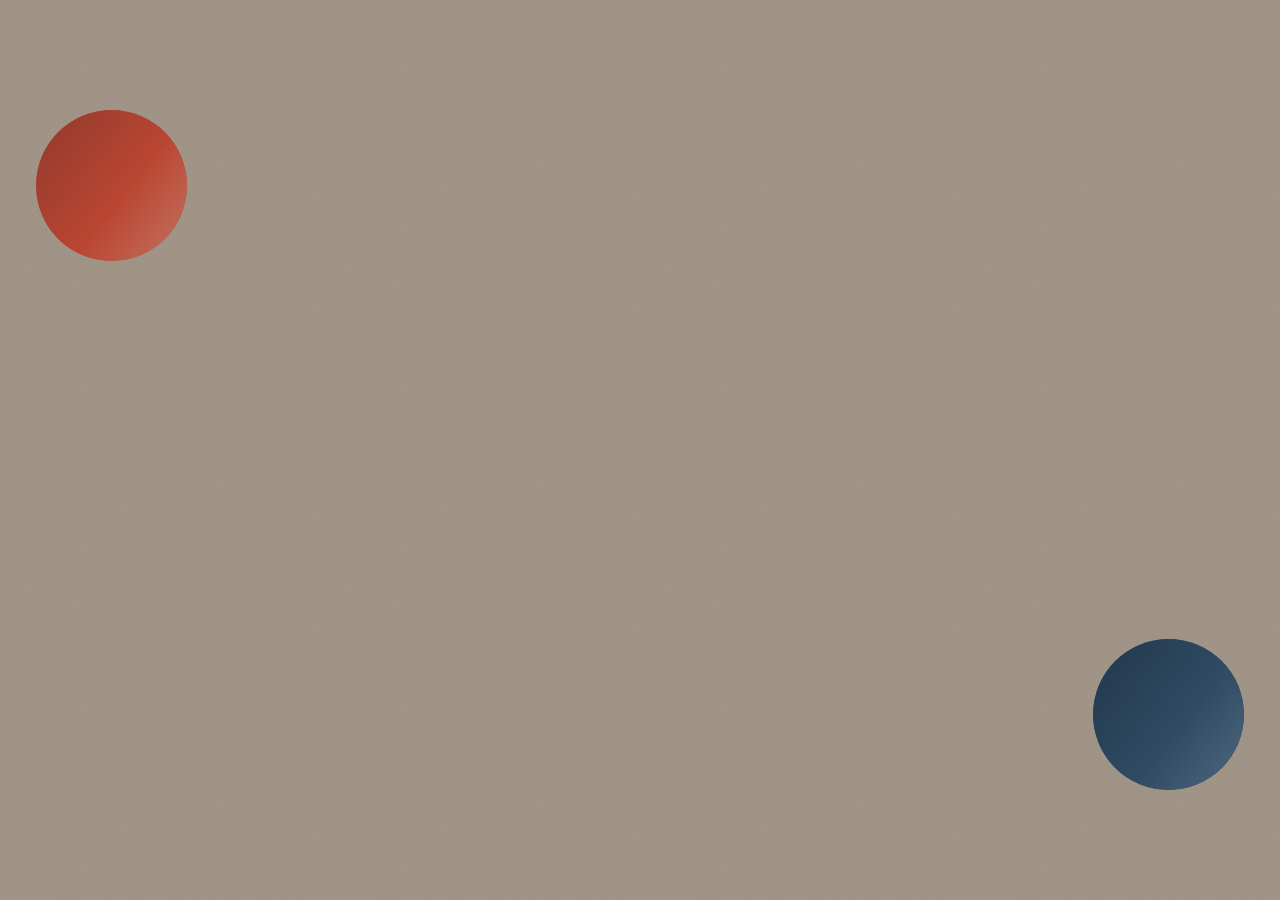
<file: index.html>
<!DOCTYPE html>
<html lang="en">
<head>
<meta charset="utf-8">
<meta name="viewport" content="width=device-width, initial-scale=1">
<title>Breanna Faye</title>
<style>
  :root {
    --ground: #a4988a;
    --ink: #2a2521;
    --plate: #b6aa9c;
    --d: min(calc((100vw - 72px) / 7.984), calc((100vh - 36px) / 4.492));
    --gap: calc(var(--d) * 0.164);
  }

  * { box-sizing: border-box; cursor: none !important; }

  html {
    scrollbar-gutter: stable;
    scrollbar-width: none; /* Firefox — hide bar, keep gutter/layout */
  }

  html::-webkit-scrollbar {
    width: 0;
    height: 0;
    display: none;
  }

  html, body {
    margin: 0;
    min-height: 100%;
    height: auto;
    overflow-x: hidden;
    overflow-y: auto;
    background: var(--ground);
    color: var(--ink);
  }

  body {
    font-family: Inter, "Helvetica Neue", Helvetica, Arial, sans-serif;
    font-weight: 400;
    font-size: 13px;
    line-height: 1.35;
    -webkit-font-smoothing: antialiased;
    text-rendering: optimizeLegibility;
    user-select: none;
    scrollbar-width: none;
  }

  body::-webkit-scrollbar {
    width: 0;
    height: 0;
    display: none;
  }

  .grain {
    position: fixed;
    inset: 0;
    width: 100%;
    height: 100%;
    pointer-events: none;
    z-index: 0;
    opacity: 0.22;
    mix-blend-mode: multiply;
  }

  main {
    position: fixed;
    inset: 0;
    display: flex;
    flex-direction: column;
    align-items: center;
    justify-content: center;
  }

  #home-run {
    height: 200vh;
    pointer-events: none;
  }

  #home-quote {
    position: fixed;
    inset: 0;
    z-index: 33;
    pointer-events: none;
    overflow: hidden;
  }

  #home-quote[hidden] { display: none; }

  .home-quote-inner {
    position: absolute;
    left: 50%;
    top: 0;
    width: max-content;
    max-width: 96vw;
    transform: translate(-50%, 100vh);
    will-change: transform, opacity;
    color: var(--ink);
    text-align: center;
    opacity: 1;
  }

  .home-quote-text {
    margin: 0 auto;
    font-size: 120pt;
    font-weight: 700;
    line-height: 1.45;
    letter-spacing: -0.02em;
    text-align: center;
    white-space: pre;
    overflow-wrap: normal;
    word-break: keep-all;
    hyphens: none;
  }

  .grid {
    display: grid;
    grid-template-columns: repeat(7, var(--d));
    gap: var(--gap);
  }

  .cell {
    position: relative;
    width: var(--d);
    height: var(--d);
  }

  .cell.open { z-index: 5; }

  .cell.menu-cell,
  .cell.menu-cell.open { z-index: 38; }

  button {
    font: inherit;
    color: inherit;
    border: 0;
    padding: 0;
    appearance: none;
    -webkit-appearance: none;
  }

  .circle {
    display: block;
    width: 100%;
    height: 100%;
    border-radius: 50%;
    background: var(--c);
    position: relative;
    overflow: hidden;
  }

  .piece { transition: background-color 180ms ease; }
  .piece.hot { background: var(--h); }

  .menu::before,
  .wake::before {
    content: "";
    position: absolute;
    inset: 0;
    border-radius: 50%;
    background-size: 240% 240%;
    background-position: 0% 40%;
    opacity: 1;
    animation: menu-wash 18s ease-in-out infinite;
    pointer-events: none;
  }

  .menu::before {
    background-image: linear-gradient(
      128deg,
      #7f342a 0%,
      #ba4632 34%,
      #c48472 58%,
      #8f3d32 80%,
      #b25a48 100%
    );
  }

  .wake {
    --c: #2f4a62;
    --h: #3d5c78;
    background: #2f4a62;
    color: #f4f0e8;
  }

  .wake::before {
    background-image: linear-gradient(
      128deg,
      #1c3144 0%,
      #2f4a62 34%,
      #5a738a 58%,
      #243d52 80%,
      #3d5c78 100%
    );
  }

  @keyframes menu-wash {
    0% { background-position: 0% 32%; }
    50% { background-position: 100% 68%; }
    100% { background-position: 0% 32%; }
  }

  /* First-load gate: only red menu + blue wake visible (layout space preserved) */
  body.gate .grid .cell:not(.menu-cell):not(.wake-cell) {
    visibility: hidden;
    pointer-events: none;
  }

  body.gate .grid .cell:not(.menu-cell):not(.wake-cell) .piece {
    visibility: hidden;
  }

  body.gate #tools,
  body.gate #score,
  body.gate #home-quote,
  body.gate .note {
    visibility: hidden !important;
    pointer-events: none !important;
    opacity: 0 !important;
  }

  body.gate #home-run {
    height: 0 !important;
  }

  /* Keep scrollbar gutter so fixed grid does not shift vs full homescreen */
  body.gate {
    overflow-x: hidden;
    overflow-y: auto;
  }

  .wake-cell {
    z-index: 37;
  }

  #home-end,
  #home-truth {
    position: fixed;
    inset: 0;
    z-index: 50;
    display: flex;
    flex-direction: column;
    align-items: center;
    justify-content: center;
    gap: 2.8rem;
    padding: 8vw;
    pointer-events: none;
    opacity: 0;
    transition: opacity 900ms ease;
  }

  #home-end.on,
  #home-truth.on {
    opacity: 1;
  }

  #home-end[hidden],
  #home-truth[hidden] { display: none; }

  .home-end-text {
    margin: 0;
    max-width: 18em;
    font-size: 100pt;
    font-weight: 700;
    line-height: 1.05;
    letter-spacing: -0.02em;
    text-align: center;
    color: var(--ink);
  }

  .home-end-choices {
    display: flex;
    align-items: center;
    justify-content: center;
    gap: 1.25rem;
    pointer-events: auto;
  }

  .home-end-choice {
    width: 108px;
    height: 108px;
    border: 0;
    padding: 14px;
    border-radius: 50%;
    appearance: none;
    -webkit-appearance: none;
    display: grid;
    place-items: center;
    text-align: center;
    font-family: inherit;
    font-size: 13px;
    font-weight: 500;
    letter-spacing: 0.04em;
    line-height: 1.2;
    color: #f4f0e8;
    cursor: none;
    position: relative;
    overflow: hidden;
  }

  .home-end-choice::before {
    content: "";
    position: absolute;
    inset: 0;
    border-radius: 50%;
    background-size: 240% 240%;
    background-position: 0% 40%;
    opacity: 1;
    animation: menu-wash 18s ease-in-out infinite;
    pointer-events: none;
    z-index: 0;
  }

  .home-end-choice.begin {
    background: #ba4632;
  }

  .home-end-choice.begin::before {
    background-image: linear-gradient(
      128deg,
      #7f342a 0%,
      #ba4632 34%,
      #c48472 58%,
      #8f3d32 80%,
      #b25a48 100%
    );
  }

  .home-end-choice.end {
    background: #2f4a62;
  }

  .home-end-choice.end::before {
    background-image: linear-gradient(
      128deg,
      #1c3144 0%,
      #2f4a62 34%,
      #5a738a 58%,
      #243d52 80%,
      #3d5c78 100%
    );
  }

  .home-end-choice > span {
    position: relative;
    z-index: 1;
    display: block;
  }

  .home-end-choice:focus-visible {
    outline: 2px solid var(--ink);
    outline-offset: 3px;
  }

  #home-blackout {
    position: fixed;
    inset: 0;
    z-index: 55;
    background: #000;
    opacity: 0;
    pointer-events: none;
    transition: opacity 900ms ease;
  }

  #home-blackout.on {
    opacity: 1;
    pointer-events: auto;
  }

  #home-blackout[hidden] { display: none; }

  /* Same red circle stays through gate → truth → home (never fades out) */
  body.truth .menu-cell,
  body.reveal .menu-cell {
    opacity: 1 !important;
    visibility: visible !important;
    animation: none !important;
    z-index: 52;
    pointer-events: none;
  }

  body.unlocked:not(.reveal):not(.truth) .menu-cell {
    z-index: 38;
    pointer-events: auto;
  }

  body.truth .wake-cell,
  body.ending .menu-cell,
  body.ending .wake-cell {
    opacity: 0;
    transition: opacity 900ms ease;
    pointer-events: none;
  }

  /* Leave space so the centered quote stays clear of the red circle */
  body.truth #home-truth {
    justify-content: center;
    padding-top: calc(var(--d) * 1.15 + var(--gap) + 3vh);
  }

  body.truth .grid .cell:not(.menu-cell):not(.wake-cell) {
    visibility: hidden;
    pointer-events: none;
  }

  body.truth #tools,
  body.truth #score,
  body.truth #home-quote,
  body.truth #home-run,
  body.truth .note {
    visibility: hidden !important;
    pointer-events: none !important;
  }

  /* Other cells fade in around the persistent red menu circle */
  body.reveal .grid .cell:not(.menu-cell) {
    animation: home-cell-in 900ms ease both;
  }

  body.reveal #tools {
    animation: home-cell-in 900ms ease both;
  }

  @keyframes home-cell-in {
    from { opacity: 0; }
    to { opacity: 1; }
  }

  body.ending #tools,
  body.ending #score,
  body.ending #home-quote,
  body.ending #home-run,
  body.ending .note {
    visibility: hidden !important;
    pointer-events: none !important;
  }

  body.ending {
    overflow-x: hidden;
    overflow-y: auto;
  }

  body.ending .grid .cell:not(.menu-cell):not(.wake-cell) {
    visibility: hidden;
    pointer-events: none;
  }

  .cell.on-dark { color: #f4f0e8; }

  .caption {
    position: absolute;
    inset: 18%;
    display: flex;
    flex-direction: column;
    align-items: center;
    justify-content: center;
    text-align: center;
    opacity: 0;
    pointer-events: none;
    transition: opacity 160ms ease;
  }

  .piece.hot .caption { opacity: 1; }
  .piece.bio-open .caption { opacity: 0; }

  .caption .t,
  .caption .d {
    display: block;
    font-weight: 400;
    font-style: normal;
    color: inherit;
  }

  .caption .t {
    font-size: calc(var(--d) * 0.05);
    letter-spacing: 0.12em;
    text-transform: uppercase;
    line-height: 1.25;
  }

  .caption .d {
    margin-top: 0.28em;
    font-size: calc(var(--d) * 0.048);
    letter-spacing: 0.01em;
    line-height: 1.3;
  }

  .project .caption .t {
    text-transform: none;
    letter-spacing: 0.01em;
    font-size: calc(var(--d) * 0.052);
    line-height: 1.25;
  }

  /* Project hover: washing gradient (same motion as red menu), no image backdrop */
  .project::before {
    content: "";
    position: absolute;
    inset: 0;
    border-radius: 50%;
    background-image: linear-gradient(
      128deg,
      color-mix(in srgb, var(--c) 72%, #2a2521) 0%,
      var(--c) 28%,
      var(--h) 52%,
      color-mix(in srgb, var(--h) 70%, #f4f0e8) 74%,
      color-mix(in srgb, var(--c) 55%, var(--h)) 100%
    );
    background-size: 240% 240%;
    background-position: 0% 40%;
    opacity: 0;
    transition: opacity 160ms ease;
    animation: none;
    pointer-events: none;
    z-index: 1;
  }

  .project.hot::before {
    opacity: 1;
    animation: menu-wash 18s ease-in-out infinite;
  }

  .project-cover {
    display: none;
  }

  .about-host .bio {
    z-index: 1;
  }

  /* Portrait only during About — translucent, left of About text */
  .about-portrait::before {
    content: "";
    position: absolute;
    inset: 0;
    border-radius: 50%;
    background-image: url("media/about/breanna-portrait.jpg");
    background-size: cover;
    background-position: center 42%;
    background-repeat: no-repeat;
    opacity: 0.55;
    mix-blend-mode: multiply;
    pointer-events: none;
    z-index: 0;
  }

  .project .caption {
    z-index: 2;
  }

  .drop {
    position: absolute;
    inset: 0;
    z-index: 2;
    display: flex;
    flex-direction: column;
    align-items: center;
    justify-content: center;
    gap: 0.45em;
    margin: 0;
    padding: 18%;
    border-radius: 50%;
    overflow: hidden;
    background: transparent;
    pointer-events: none;
  }

  .drop[hidden] { display: none; }

  /* Gate/truth: red circle has no menu CTAs until homescreen unlock */
  body.gate .drop,
  body.truth .drop,
  body:not(.unlocked) .drop {
    display: none !important;
  }

  .drop span[hidden] { display: none; }

  .drop span {
    display: block;
    font-size: calc(var(--d) * 0.05);
    font-weight: 400;
    letter-spacing: 0.12em;
    line-height: 1.2;
    text-transform: uppercase;
    color: inherit;
    text-align: center;
  }

  .drop .about-item,
  .drop .contact-item,
  .drop .home-item,
  .drop .work-item,
  .drop .poem-item { pointer-events: auto; }

  .grid .piece { transition: opacity 240ms ease; }

  body.work-on .grid .piece:not(.project):not(.clearing) { opacity: 0.2; }

  body.work-on .grid .piece.project:not(.clearing) {
    opacity: 1;
  }

  body.work-on .grid .piece.project .caption { opacity: 1; }

  /* About mode: logos + About text + portrait only — hide poems & work */
  body.about-on .grid .piece:not(.menu):not(.about-host):not(.about-more):not(.about-step):not(.about-last):not(.about-portrait):not(.client-note):not(.client-logo) {
    opacity: 0;
    pointer-events: none;
  }

  body.about-on .project .caption,
  body.about-on .project.hot .caption,
  body.about-on .poem .caption,
  body.about-on .poem.hot .caption {
    opacity: 0 !important;
  }

  body.about-on .project:not(.about-portrait)::before,
  body.about-on .project.hot:not(.about-portrait)::before,
  body.about-on .poem::before {
    opacity: 0 !important;
    animation: none !important;
  }

  body.poem-on .grid .piece:not(.poem):not(.clearing) { opacity: 0.2; }

  body.poem-on .grid .cell:has(.poem) { z-index: 20; }

  body.poem-on .grid .cell:has(.poem.hot) { z-index: 32; }

  body.poem-on .grid .piece.poem:not(.clearing) {
    opacity: 1;
    z-index: 2;
  }

  body.poem-on .grid .piece.poem.hot {
    z-index: 5;
  }

  body.poem-on .grid .piece.poem .caption { opacity: 1; }

  body.poem-on #tools,
  body.poem-on #score,
  body.poem-on .note { opacity: 0.2; }

  body.poem-on .menu,
  body.poem-on .menu-cell { opacity: 1; }

  .poem .poem-title {
    display: block;
    margin-bottom: 0.45em;
    font-size: calc(var(--d) * 0.048);
    font-weight: 400;
    letter-spacing: 0.04em;
    line-height: 1.2;
    text-transform: none;
  }

  .poem .poem-lines {
    display: block;
    font-size: calc(var(--d) * 0.046);
    font-weight: 400;
    letter-spacing: 0.01em;
    line-height: 1.35;
    text-transform: none;
    white-space: pre-wrap;
  }

  .cell.poem-fit { z-index: 12; }

  .cell:has(.poem.hot) { z-index: 32; }

  .piece.poem-fit {
    position: relative;
    z-index: 3;
    width: var(--poem-size);
    height: var(--poem-size);
    margin-left: calc((var(--d) - var(--poem-size)) / 2);
    margin-top: calc((var(--d) - var(--poem-size)) / 2);
  }

  .cell.bio-open { z-index: 6; }

  .piece.bio-open {
    position: absolute;
    z-index: 1;
    left: 50%;
    top: 50%;
    width: var(--bio-size);
    height: var(--bio-size);
    transform: translate(-50%, -50%);
  }

  .bio {
    display: none;
    position: absolute;
    inset: 0;
    flex-direction: column;
    align-items: center;
    justify-content: center;
    text-align: center;
    overflow: hidden;
  }

  .piece.bio-open .bio { display: flex; }

  .bio-more {
    display: block;
    width: 14px;
    height: 12px;
    margin: 0;
    padding: 0;
    background: transparent;
    color: var(--ink);
    line-height: 0;
  }

  .piece.bio-open .bio-more {
    position: absolute;
    left: 50%;
    z-index: 2;
    transform: translateX(-50%);
  }

  .bio-more svg {
    display: block;
    width: 14px;
    height: 12px;
  }

  .piece.about-more .caption,
  .piece.about-portrait .caption,
  .piece.client-note .caption,
  .piece.client-logo .caption { opacity: 0; }

  body.poem-on .grid .piece.client-note .caption,
  body.poem-on .grid .piece.client-logo .caption { opacity: 0; }

  .piece.about-more .about-next,
  .piece.client-note .about-next { display: flex; }

  .piece.client-logo,
  .piece.client-logo.hot { background: #fff; }

  .piece.client-reveal {
    opacity: 0;
    transition: opacity 320ms ease;
  }

  .piece.client-reveal.is-in {
    opacity: 1;
  }

  .logo-img {
    position: absolute;
    left: 16%;
    top: 16%;
    width: 68%;
    height: 68%;
    object-fit: contain;
    object-position: center;
    background: #fff;
    pointer-events: none;
    z-index: 2;
  }

  .cell.about-next { z-index: 7; }

  .cell.about-third { z-index: 8; }

  .bio-copy {
    display: block;
    width: 70%;
    font-size: 14px;
    font-weight: 400;
    line-height: 1.35;
    letter-spacing: 0.01em;
    color: var(--ink);
  }

  #tools {
    position: fixed;
    left: 14px;
    top: 50%;
    transform: translateY(-50%);
    z-index: 30;
    display: flex;
    flex-direction: column;
    gap: 2px;
    padding: 6px;
    background: #b7ab9e;
    color: var(--ink);
  }

  .tool-row { position: relative; }

  .tool,
  .send,
  .note-x {
    display: grid;
    place-items: center;
    background: transparent;
    color: inherit;
  }

  .note-x {
    font-size: 18px;
    line-height: 1;
  }

  .tool {
    width: 34px;
    height: 34px;
  }

  .tool[aria-pressed="true"] { background: #9c9084; }

  .tool svg,
  .send svg {
    width: 18px;
    height: 18px;
    display: block;
  }

  .swatches {
    position: absolute;
    left: calc(100% + 10px);
    top: 0;
    display: grid;
    grid-template-columns: repeat(4, 16px);
    gap: 8px;
    padding: 8px;
    background: #b7ab9e;
  }

  .swatches[hidden] { display: none; }

  .swatch {
    width: 16px;
    height: 16px;
    border-radius: 50%;
    background: var(--c);
    padding: 0;
  }

  .swatch[aria-pressed="true"] { box-shadow: 0 0 0 1px var(--ink); }

  .note {
    position: fixed;
    z-index: 39;
    box-sizing: border-box;
    display: flex;
    flex-direction: column;
    width: 280px;
    height: 260px;
    padding: 34px 16px 14px;
    background: #e6d7be;
    color: var(--ink);
    border-radius: 0;
    overflow: hidden;
  }

  .send,
  .note-x {
    position: absolute;
    top: 8px;
    width: 26px;
    height: 26px;
  }

  .send { right: 8px; }

  .note-x { left: 8px; right: auto; }

  .note.holding { pointer-events: none; }

  .note.holding .note-x { pointer-events: auto; }

  .note.sent .send,
  .note.error .send,
  .note.sending .send {
    width: auto;
    right: 12px;
    padding: 0 2px;
  }

  .send:disabled { opacity: 1; }

  .sent-word {
    font-size: 10px;
    letter-spacing: 0.14em;
    text-transform: uppercase;
  }

  .note.error .sent-word { color: #8a3a2a; }

  .note.sending .send { opacity: 0.7; }

  .note-honeypot {
    position: absolute;
    left: -9999px;
    width: 1px;
    height: 1px;
    overflow: hidden;
  }

  .email-line {
    display: grid;
    grid-template-columns: 68px minmax(0, 1fr);
    gap: 8px;
    align-items: center;
    margin: 0 0 6px;
  }

  .email-line span {
    font-size: 10px;
    letter-spacing: 0.12em;
    text-transform: uppercase;
    white-space: nowrap;
  }

  .note input,
  .note textarea {
    font: inherit;
    font-size: 13px;
    color: inherit;
    background: transparent;
    border: 0;
    border-radius: 0;
    padding: 0;
    outline: none;
    user-select: text;
  }

  .note input {
    width: 100%;
    border-bottom: 1px solid rgba(42, 37, 33, 0.28);
    padding-bottom: 3px;
  }

  .note textarea {
    display: block;
    box-sizing: border-box;
    flex: 1 1 auto;
    width: 100%;
    min-height: 0;
    margin-top: 8px;
    margin-bottom: 8px;
    resize: none;
    line-height: 1.35;
  }

  .note .email-line.from-line {
    margin: 0;
    flex: 0 0 auto;
  }

  .note.sent input,
  .note.sent textarea,
  .note.sending input,
  .note.sending textarea { pointer-events: none; }

  .circle.clearing {
    opacity: 0;
    transform: scale(0.7);
    transition: opacity 260ms ease, transform 260ms ease;
    pointer-events: none;
  }

  #score {
    position: fixed;
    left: 50%;
    bottom: 16px;
    z-index: 34;
    transform: translateX(-50%);
    display: flex;
    align-items: baseline;
    gap: 16px;
    padding: 8px 18px 9px;
    background: #b7ab9e;
    color: var(--ink);
    font-size: 12px;
    letter-spacing: 0.16em;
    text-transform: uppercase;
    pointer-events: none;
  }

  #score[hidden] { display: none; }

  #score b {
    font-weight: 400;
    font-size: 18px;
    letter-spacing: 0.04em;
  }

  #score-gain { letter-spacing: 0.08em; }

  #project {
    position: fixed;
    inset: 0;
    z-index: 36;
    overflow: auto;
    padding: 28px 56px 120px calc((100vw - (7 * var(--d) + 6 * var(--gap))) / 2 + var(--d) + 36px);
    background: #9da17d;
    color: var(--ink);
  }

  #project[hidden] { display: none; }

  #project-back {
    position: fixed;
    top: 16px;
    left: 16px;
    z-index: 2;
    width: 14px;
    height: 16px;
    padding: 0;
    background: transparent;
    color: inherit;
    line-height: 0;
  }

  #project-back svg {
    display: block;
    width: 14px;
    height: 16px;
  }

  #project h1 {
    max-width: 18em;
    margin: 22px 0 28px;
    font-size: 16px;
    font-weight: 400;
    letter-spacing: 0.02em;
    line-height: 1.35;
  }

  .project-copy {
    margin: 0;
    max-width: 38em;
    font: inherit;
    font-size: 15px;
    line-height: 1.45;
    white-space: pre-wrap;
  }

  .screens {
    display: grid;
    grid-template-columns: repeat(2, minmax(0, 520px));
    gap: 72px 56px;
    max-width: 1096px;
    margin: 84px 0 28px;
  }

  .macbook {
    margin: 0;
    filter: drop-shadow(0 26px 18px rgba(42, 36, 28, 0.16));
  }

  .macbook-lid {
    position: relative;
    background: #161616;
    border-radius: 14px 14px 0 0;
    padding: 18px 12px 14px;
    box-shadow: inset 0 1px 0 rgba(255, 255, 255, 0.16);
  }

  .macbook-cam {
    position: absolute;
    top: 7px;
    left: 50%;
    width: 5px;
    height: 5px;
    margin-left: -2.5px;
    border-radius: 50%;
    background: #2c2e30;
    box-shadow: 0 0 0 1px #070707;
  }

  .macbook-screen {
    overflow: hidden;
    background: #000;
    line-height: 0;
  }

  .macbook-screen img {
    display: block;
    width: 100%;
    height: auto;
  }

  .macbook-screen.is-crop {
    aspect-ratio: 576 / 318;
  }

  .macbook-screen.is-crop img {
    width: 163.889%;
    max-width: none;
    margin-left: -34.028%;
    margin-top: -42.535%;
  }

  .macbook-base {
    position: relative;
    height: 9px;
    background: #6a6d70;
  }

  .macbook-base::after {
    content: "";
    position: absolute;
    left: -3.4%;
    right: -3.4%;
    top: 3px;
    height: 13px;
    border-radius: 0 0 14px 14px;
    background: linear-gradient(180deg, #c8c9cb 0%, #f3f3f4 46%, #a9abae 100%);
  }

  #cursor {
    position: fixed;
    left: 0;
    top: 0;
    z-index: 60;
    pointer-events: none;
    opacity: 0;
    color: #142e32;
    line-height: 0;
  }

  #cursor.carried { opacity: 0 !important; }
</style>
</head>
<body class="gate">
<svg class="grain" aria-hidden="true">
  <filter id="paper" x="0" y="0" width="100%" height="100%">
    <feTurbulence type="fractalNoise" baseFrequency="0.8" numOctaves="2" stitchTiles="stitch"/>
    <feColorMatrix type="saturate" values="0"/>
  </filter>
  <rect width="100%" height="100%" filter="url(#paper)"/>
</svg>

<main>
  <section class="grid" aria-label="Work">
    <div class="cell on-dark menu-cell">
      <button class="circle toggle menu" type="button" data-c="#ba4632" style="--c:#ba4632" aria-expanded="false" aria-haspopup="true" aria-label="Menu"></button>
      <div class="drop" hidden>
        <span class="home-item" hidden>Home</span>
        <span class="about-item">About</span>
        <span class="work-item">Work</span>
        <span class="poem-item">Poems</span>
        <span class="contact-item">Contact</span>
      </div>
    </div>
    <div class="cell"><div class="circle piece about-host" data-c="#909aa9" data-h="#a8b2c1" style="--c:#909aa9;--h:#a8b2c1"><span class="bio"><span class="bio-copy">I’m Breanna, a designer &amp; product leader specializing in emerging technologies, innovative products &amp; multi-modal, human-centered, AI-empowered design for agents, robots, and the people they serve</span></span></div></div>
    <div class="cell"><div class="circle piece project" data-c="#dbbba4" data-h="#c5a58e" data-href="mona.html" style="--c:#dbbba4;--h:#c5a58e"><span class="caption"><span class="t">MONA: Web3 3D Creator Platform and Marketplace</span></span></div></div>
    <div class="cell"><div class="circle piece poem" data-c="#d6cbbc" data-h="#c0b5a6" style="--c:#d6cbbc;--h:#c0b5a6"><span class="caption"><span class="poem-lines">The reality of it all is that it was all a dream</span></span></div></div>
    <div class="cell"><div class="circle piece poem" data-c="#c9a56e" data-h="#e1bd86" style="--c:#c9a56e;--h:#e1bd86"><span class="caption"><span class="poem-lines">We romanticize stars as if they don’t have the power to combust us into oblivion; as if, were we any closer, they would not burn us alive.</span></span></div></div>
    <div class="cell"><div class="circle piece project" data-c="#c3927d" data-h="#dbaa95" data-href="https://www.ingredientpals.com/" style="--c:#c3927d;--h:#dbaa95"><span class="caption"><span class="t">Ingredient Pals</span></span></div></div>
    <div class="cell"><div class="circle piece" data-c="#d6cbbc" data-h="#c0b5a6" style="--c:#d6cbbc;--h:#c0b5a6"></div></div>

    <div class="cell"><div class="circle piece project" data-c="#9da17d" data-h="#b5b995" data-href="citi-ventures.html" style="--c:#9da17d;--h:#b5b995"><span class="caption"><span class="t">Citi Ventures D10x Accelerator</span></span></div></div>
    <div class="cell"><div class="circle piece poem" data-c="#c09da4" data-h="#aa878e" style="--c:#c09da4;--h:#aa878e"><span class="caption"><span class="poem-title">Blockchange</span><span class="poem-lines">Imagine how much different the world would be if our hearts were open books - if we no longer hid our feelings in closets and cupboards. Imagine if our thoughts, ideas and emotions were completely traceable and transparent - logged and linear as if we were the living, breathing blockchain of ourselves. Imagine how it would change things. How it would change us.</span></span></div></div>
    <div class="cell"><div class="circle piece project" data-c="#909aa9" data-h="#a8b2c1" data-href="webai.html" style="--c:#909aa9;--h:#a8b2c1"><span class="caption"><span class="t">webAI Local AI App</span></span></div></div>
    <div class="cell"><div class="circle piece poem" data-c="#709a95" data-h="#88b2ad" style="--c:#709a95;--h:#88b2ad"><span class="caption"><span class="poem-lines">I am neither coming nor going
I am staying for the love that was inside me all along</span></span></div></div>
    <div class="cell"><div class="circle piece project" data-c="#dbbba4" data-h="#c5a58e" data-href="webai-frontline.html" style="--c:#dbbba4;--h:#c5a58e"><span class="caption"><span class="t">webAI Frontline</span></span></div></div>
    <div class="cell"><div class="circle piece poem" data-c="#9da17d" data-h="#b5b995" style="--c:#9da17d;--h:#b5b995"><span class="caption"><span class="poem-title">Find Me</span><span class="poem-lines">..-. .. -. -.. / -- .
.. / --- -. .-.. -.-- / .-- .- -. - . -.. / -.-- --- ..- / - --- / ..-. .. -. -.. / -- .</span></span></div></div>
    <div class="cell"><div class="circle piece poem" data-c="#c9a56e" data-h="#e1bd86" style="--c:#c9a56e;--h:#e1bd86"><span class="caption"><span class="poem-lines">We are but a small fraction of the collective energy of the universe and everything in it.</span></span></div></div>

    <div class="cell above"><div class="circle piece project about-portrait-slot" data-c="#9da17d" data-h="#b5b995" data-href="city-2020.html" style="--c:#9da17d;--h:#b5b995"><span class="caption"><span class="t">City 2020: Envisioning the Smart City for Samsung</span></span></div></div>
    <div class="cell above"><div class="circle piece" data-c="#dbbba4" data-h="#c5a58e" style="--c:#dbbba4;--h:#c5a58e"></div></div>
    <div class="cell above"><div class="circle piece" data-c="#d6cbbc" data-h="#c0b5a6" style="--c:#d6cbbc;--h:#c0b5a6"></div></div>
    <div class="cell above"><div class="circle piece poem" data-c="#9da17d" data-h="#b5b995" style="--c:#9da17d;--h:#b5b995"><span class="caption"><span class="poem-lines">Sometimes I think about
Curiously nonsensical things 
Like how the galaxy looks down on our oceans 
and sees a helpless cup of water to quench its temporary thirst 
And if we’re the only blue planet near here I imagine 
sometimes God washes His hands in the middle of the Pacific
Whereas the blue globe of oceans to us is this  incomprehensible thing
Too complex to understand 
Too immense to be vulnerable 
Too vast to take care of 
But our tears have to go 
somewhere 
And our hearts have to tear 
sometimes 
And our lives have to mean 
something 
Some Thing or Being tells me we’re not alone in this,
Even though every day 
that’s what I go home to
While praying these minutes and hours and years collected 
End up a mere fraction of the chances we get 
to accomplish what it was we set off to do 
Wishing on burning stars we already know 
died one by one a thousand years ago</span></span></div></div>
    <div class="cell above"><div class="circle piece" data-c="#c9a56e" data-h="#e1bd86" style="--c:#c9a56e;--h:#e1bd86"></div></div>
    <div class="cell above"><div class="circle piece project" data-c="#c99a9a" data-h="#b38484" data-href="moic-dj.html" style="--c:#c99a9a;--h:#b38484"><span class="caption"><span class="t">Museum of Ice Cream Digital Interactive Installations</span></span></div></div>
    <div class="cell above"><div class="circle piece poem" data-c="#709a95" data-h="#88b2ad" style="--c:#709a95;--h:#88b2ad"><span class="caption"><span class="poem-title">White Pages</span><span class="poem-lines">Where there are white pages, 
may you find words.
Words that walk you through 
what may be hard to do - 
Through bare feet on fired coals
Ice shards and sleet that cut to the soul
And through those who are careless with hearts
 Juggling pumping organs in the path between your body 
and where you need to be.
May you find the words that lead you
through an unlocked door
An open window
Between you and another,
 willing to love.</span></span></div></div>

    <div class="cell"><div class="circle piece poem" data-c="#d6cbbc" data-h="#c0b5a6" style="--c:#d6cbbc;--h:#c0b5a6"><span class="caption"><span class="poem-title">Washington Sq Pk</span><span class="poem-lines">There’s something beautifully volatile about the way we love -
tragically fragile and profoundly complex
utterly confusing when all it wants is to be is easy and understood.
If I find a way to put it down in words someday
maybe you’ll find them in a dusty hardback jacket
in some forgotten bookstore
 on a cobblestone street in a back alley.
And even if my name’s not there
you’ll somehow know it’s me.</span></span></div></div>
    <div class="cell"><div class="circle piece poem" data-c="#c09da4" data-h="#aa878e" style="--c:#c09da4;--h:#aa878e"><span class="caption"><span class="poem-title">Aspen</span><span class="poem-lines">I came here for truth and found poetry
I look upon these mountains with tenderness
these great pines with fondness
and refuse to carry weighings of no importance into these calm winds.
I will worship these still and rushing waters 
- this lake house on a river -
and practice gratitude in the company of strangers 
meant to be friends</span></span></div></div>
    <div class="cell"><div class="circle piece poem" data-c="#c3927d" data-h="#dbaa95" style="--c:#c3927d;--h:#dbaa95"><span class="caption"><span class="poem-lines">The closest Ive ever felt to a rainbow
The farthest Ive ever felt from the shore</span></span></div></div>
    <div class="cell"><div class="circle piece poem" data-c="#c09da4" data-h="#aa878e" style="--c:#c09da4;--h:#aa878e"><span class="caption"><span class="poem-lines">Sweet wine works its way down a dark tunnel parallel to the spine. It may fill you up but it won’t keep you full for long. But sweet words can make meaning from the meritless. And carry us beyond customary, long after the sensation of intoxication fades away.</span></span></div></div>
    <div class="cell"><div class="circle piece poem" data-c="#909aa9" data-h="#a8b2c1" style="--c:#909aa9;--h:#a8b2c1"><span class="caption"><span class="poem-title">Intelligences</span><span class="poem-lines">We dig, towards our own peril with grace
Hands deep into the mud
Fingernail tips tap
Molding slop like eloquently thrown clay
Hardened to the light that pseudo 
Intelligences bring 
One click, instant 
A few good words, 
A few thousand tasks…
And now machines sing</span></span></div></div>
    <div class="cell"><div class="circle piece poem" data-c="#c3927d" data-h="#dbaa95" style="--c:#c3927d;--h:#dbaa95"><span class="caption"><span class="poem-lines">The first step to realizing your wish is to say it out loud</span></span></div></div>
    <div class="cell wake-cell"><div class="circle piece wake" data-c="#7f948c" data-h="#9aada6" data-base="#7f948c" data-base-h="#9aada6" style="--c:#2f4a62;--h:#3d5c78" role="button" tabindex="0" aria-label="Wake"></div></div>
  </section>
</main>
<div id="home-run" aria-hidden="true"></div>

<div id="home-quote" aria-hidden="true">
  <div class="home-quote-inner">
    <p class="home-quote-text">Are we all just algorithms
doing what we're supposed to do
or can we escape
our programming?</p>
  </div>
</div>

<div id="home-truth" hidden aria-live="polite">
  <p class="home-end-text">All I’m offering is the truth. Nothing more.</p>
</div>

<div id="home-end" hidden aria-live="polite">
  <p class="home-end-text home-end-prompt">Make a choice.</p>
  <p class="home-end-text home-end-matrix" hidden>The story ends. You wake up in your bed and believe whatever you want to believe.</p>
  <div class="home-end-choices">
    <button type="button" class="home-end-choice begin" aria-label="Story begins"><span>story<br>begins</span></button>
    <button type="button" class="home-end-choice end" aria-label="Story ends"><span>story<br>ends</span></button>
  </div>
</div>

<div id="home-blackout" hidden aria-hidden="true"></div>

<aside id="tools" aria-label="Tools">
  <div class="tool-row">
    <button type="button" class="tool" data-tool="paint" aria-pressed="false" aria-label="Paint">
      <svg viewBox="0 0 24 24" aria-hidden="true">
        <path d="M14.2 4.2l5.6 5.6-8.8 8.8H5.4v-5.6l8.8-8.8z" fill="none" stroke="currentColor" stroke-width="1.4"/>
        <path d="M13 6.2l4.8 4.8" fill="none" stroke="currentColor" stroke-width="1.4"/>
        <path d="M4.6 19.2c1.4-1.6 2.6-1.8 4.2-1.6" fill="none" stroke="currentColor" stroke-width="1.4" stroke-linecap="round"/>
      </svg>
    </button>
    <div class="swatches" hidden>
      <button type="button" class="swatch" data-color="#d6cbbc" style="--c:#d6cbbc" aria-pressed="true" aria-label="Cream"></button>
      <button type="button" class="swatch" data-color="#9da17d" style="--c:#9da17d" aria-pressed="false" aria-label="Sage"></button>
      <button type="button" class="swatch" data-color="#dbbba4" style="--c:#dbbba4" aria-pressed="false" aria-label="Peach"></button>
      <button type="button" class="swatch" data-color="#909aa9" style="--c:#909aa9" aria-pressed="false" aria-label="Slate"></button>
      <button type="button" class="swatch" data-color="#c3927d" style="--c:#c3927d" aria-pressed="false" aria-label="Clay"></button>
      <button type="button" class="swatch" data-color="#c9a56e" style="--c:#c9a56e" aria-pressed="false" aria-label="Gold"></button>
      <button type="button" class="swatch" data-color="#709a95" style="--c:#709a95" aria-pressed="false" aria-label="Teal"></button>
      <button type="button" class="swatch" data-color="#c09da4" style="--c:#c09da4" aria-pressed="false" aria-label="Mauve"></button>
    </div>
  </div>
  <button type="button" class="tool" data-tool="note" aria-pressed="false" aria-label="Post-it">
    <svg viewBox="0 0 24 24" aria-hidden="true">
      <rect x="5" y="5" width="14" height="14" fill="none" stroke="currentColor" stroke-width="1.4"/>
    </svg>
  </button>
</aside>

<div id="score" hidden>
  <span>Score</span>
  <b id="score-value">0</b>
  <span id="score-gain"></span>
</div>

<section id="project" hidden>
  <button type="button" id="project-back" aria-label="Back">
    <svg viewBox="0 0 14 16" aria-hidden="true">
      <polygon points="14,0 0,8 14,16" fill="currentColor"/>
    </svg>
  </button>
  <h1>MONA: Web3 3D Creator Platform and Marketplace</h1>
  <p class="project-copy">MONA is a blockchain-powered 3D creator
platform and marketplace designed to
empower artists, game developers, and
digital creators to seamlessly build,
customize, and monetize immersive virtual
experiences. The product ecosystem
includes a digital asset marketplace (NFTs), a
multiplayer online 3D metaverse, and a
Unity-powered 3D creation tool that enables
users to easily design, play, and own their
own virtual worlds.

Through extensive product mapping and
user research, we identified a need for a
low-barrier, creator-friendly toolset that
removes the complexity of traditional 3D
development. This led to the development of
MONA Create: a powerful, intuitive worldbuilding
platform that allows creators to craft
interactive multiplayer experiences without
requiring advanced Unity or development
expertise. Whether for virtual events, social
gaming, or digital art exhibitions, MONA
enables anyone to participate in the
metaverse economy with ease.</p>
  <div class="screens">
    <figure class="macbook">
      <div class="macbook-lid">
        <span class="macbook-cam" aria-hidden="true"></span>
        <div class="macbook-screen is-crop">
          <img src="media/mona/mona-01.png" alt="The Flux Gallery in the MONA editor, with the asset inspector open">
        </div>
      </div>
      <div class="macbook-base" aria-hidden="true"></div>
    </figure>
    <figure class="macbook">
      <div class="macbook-lid">
        <span class="macbook-cam" aria-hidden="true"></span>
        <div class="macbook-screen">
          <img src="media/mona/mona-02.png" alt="Adding shapes inside a plywood studio space">
        </div>
      </div>
      <div class="macbook-base" aria-hidden="true"></div>
    </figure>
    <figure class="macbook">
      <div class="macbook-lid">
        <span class="macbook-cam" aria-hidden="true"></span>
        <div class="macbook-screen">
          <img src="media/mona/mona-03.png" alt="A space loading, with a note to publish edits">
        </div>
      </div>
      <div class="macbook-base" aria-hidden="true"></div>
    </figure>
    <figure class="macbook">
      <div class="macbook-lid">
        <span class="macbook-cam" aria-hidden="true"></span>
        <div class="macbook-screen">
          <img src="media/mona/mona-04.png" alt="Connecting a wallet beside the Telstar Art Gallery">
        </div>
      </div>
      <div class="macbook-base" aria-hidden="true"></div>
    </figure>
    <figure class="macbook">
      <div class="macbook-lid">
        <span class="macbook-cam" aria-hidden="true"></span>
        <div class="macbook-screen">
          <img src="media/mona/mona-05.png" alt="Space performance, with assets and memory use">
        </div>
      </div>
      <div class="macbook-base" aria-hidden="true"></div>
    </figure>
    <figure class="macbook">
      <div class="macbook-lid">
        <span class="macbook-cam" aria-hidden="true"></span>
        <div class="macbook-screen">
          <img src="media/mona/mona-06.png" alt="Published spaces, including Studio Corb and Tag-3">
        </div>
      </div>
      <div class="macbook-base" aria-hidden="true"></div>
    </figure>
  </div>
</section>

<div id="cursor" aria-hidden="true">
  <svg viewBox="0 0 31.1769 18" width="38.105" height="22">
    <polygon points="0,0 31.1769,0 31.1769,18" fill="currentColor"/>
  </svg>
</div>

<script>
(function () {
  var cursor = document.getElementById('cursor');
  var GROUND = [164, 152, 138];
  var PALETTE = [[20, 46, 50], [244, 240, 232], [42, 36, 32]];
  var hot = null;

  function hexToRgb(hex) {
    var n = parseInt(hex.slice(1), 16);
    return [(n >> 16) & 255, (n >> 8) & 255, n & 255];
  }

  function contrast(rgb) {
    var best = PALETTE[0];
    var bestD = -1;
    for (var i = 0; i < PALETTE.length; i++) {
      var c = PALETTE[i];
      var dr = rgb[0] - c[0];
      var dg = rgb[1] - c[1];
      var db = rgb[2] - c[2];
      var d = dr * dr + dg * dg + db * db;
      if (d > bestD) {
        bestD = d;
        best = c;
      }
    }
    return 'rgb(' + best[0] + ',' + best[1] + ',' + best[2] + ')';
  }

  function insideDisk(el, x, y) {
    var r = el.getBoundingClientRect();
    var dx = x - (r.left + r.width / 2);
    var dy = y - (r.top + r.height / 2);
    var rad = r.width / 2;
    return dx * dx + dy * dy <= rad * rad;
  }

  function setHot(el) {
    if (hot === el) return;
    if (hot) {
      hot.classList.remove('hot');
      if (!document.body.classList.contains('poem-on')) clearPoemFit(hot);
    }
    hot = el;
    if (hot) {
      hot.classList.add('hot');
      if (hot.classList.contains('poem')) fitPoem(hot);
    }
  }

  function fitPoem(piece) {
    var cell = piece.closest('.cell');
    var caption = piece.querySelector('.caption');
    if (!cell || !caption) return;
    var size = cell.offsetWidth;
    if (caption.scrollHeight <= caption.clientHeight + 1 && caption.scrollWidth <= caption.clientWidth + 1) return;
    piece.classList.add('poem-fit');
    cell.classList.add('poem-fit');
    var guard = 0;
    while (guard < 40) {
      piece.style.setProperty('--poem-size', size + 'px');
      if (caption.scrollHeight <= caption.clientHeight + 1 && caption.scrollWidth <= caption.clientWidth + 1) break;
      size += 22;
      guard++;
    }
    piece.style.setProperty('--poem-size', (size + 28) + 'px');
  }

  function fitPoems() {
    var poems = document.querySelectorAll('.piece.poem');
    for (var i = 0; i < poems.length; i++) fitPoem(poems[i]);
  }

  function clearPoemFit(except) {
    var nodes = document.querySelectorAll('.poem-fit');
    for (var i = 0; i < nodes.length; i++) {
      if (except && (nodes[i] === except || nodes[i].contains(except))) continue;
      nodes[i].classList.remove('poem-fit');
      nodes[i].style.removeProperty('--poem-size');
    }
  }

  var menu = document.querySelector('.menu');
  var menuLit = false;
  var menuHover = false;
  function setMenuLit(on) {
    if (menuLit === on) return;
    menuLit = on;
    if (menu) menu.classList.toggle('lit', on);
  }

  function syncMenu() {
    var cell = document.querySelector('.menu-cell');
    if (!cell) return;
    var btn = cell.querySelector('.menu');
    var drop = cell.querySelector('.drop');
    var show = cell.classList.contains('open') || menuHover;
    if (btn) btn.setAttribute('aria-expanded', show ? 'true' : 'false');
    if (drop) drop.hidden = !show;
  }

  function setMenuHover(on) {
    if (menuHover === on) return;
    menuHover = on;
    syncMenu();
  }

  function closeAll() {
    var open = document.querySelectorAll('.cell.open');
    for (var i = 0; i < open.length; i++) {
      open[i].classList.remove('open');
      var btn = open[i].querySelector('.toggle');
      var drop = open[i].querySelector('.drop');
      if (btn) btn.setAttribute('aria-expanded', 'false');
      if (drop) drop.hidden = true;
    }
  }

  document.addEventListener('pointermove', function (e) {
    cursor.style.transform = 'translate3d(' + e.clientX + 'px,' + e.clientY + 'px,0)';
    cursor.style.opacity = heldNote ? '0' : '1';
    if (heldNote) moveNote(heldNote, e.clientX, e.clientY);

    var el = document.elementFromPoint(e.clientX, e.clientY);
    var piece = null;
    if (el) {
      var node = el.closest('.piece');
      if (node && insideDisk(node, e.clientX, e.clientY)) piece = node;
    }
    setHot(piece);

    var overMenu = false;
    if (menu && insideDisk(menu, e.clientX, e.clientY) && el && (el.closest('.menu') || el.closest('.drop'))) overMenu = true;
    setMenuLit(overMenu);
    setMenuHover(overMenu);

    var rgb = GROUND;
    if (el && !el.closest('.drop')) {
      var circle = el.closest('.circle');
      if (circle && insideDisk(circle, e.clientX, e.clientY)) {
        var hex = (circle.classList.contains('hot') && circle.dataset.h) ? circle.dataset.h : circle.dataset.c;
        if (hex) rgb = hexToRgb(hex);
      }
    }
    cursor.style.color = contrast(rgb);
  });

  document.documentElement.addEventListener('pointerleave', function () {
    cursor.style.opacity = '0';
    setHot(null);
    setMenuLit(false);
    setMenuHover(false);
  });

  var tool = null;
  var paintColor = '#d6cbbc';
  var heldNote = null;
  var tools = document.getElementById('tools');
  var swatches = tools.querySelector('.swatches');

  function setTool(next) {
    tool = (tool === next) ? null : next;
    var buttons = tools.querySelectorAll('.tool');
    for (var i = 0; i < buttons.length; i++) {
      buttons[i].setAttribute('aria-pressed', buttons[i].dataset.tool === tool ? 'true' : 'false');
    }
    swatches.hidden = tool !== 'paint';
    if (tool !== 'note' && heldNote) {
      heldNote.remove();
      heldNote = null;
      syncCursor();
    }
  }

  function syncCursor() {
    var carrying = !!heldNote;
    cursor.classList.toggle('carried', carrying);
    cursor.style.opacity = carrying ? '0' : '1';
  }

  function shiftHex(hex) {
    var rgb = hexToRgb(hex);
    var lighter = rgb[0] + rgb[1] + rgb[2] > 480;
    var s = '#';
    for (var i = 0; i < 3; i++) {
      var n = lighter ? rgb[i] - 22 : rgb[i] + 24;
      if (n < 0) n = 0;
      if (n > 255) n = 255;
      var h = n.toString(16);
      s += h.length < 2 ? '0' + h : h;
    }
    return s;
  }

  function applyColor(circle, hex) {
    circle.style.setProperty('--c', hex);
    circle.dataset.c = hex;
    if (circle.classList.contains('piece')) {
      var hover = shiftHex(hex);
      circle.style.setProperty('--h', hover);
      circle.dataset.h = hover;
    }
  }

  function moveNote(note, x, y) {
    var width = 280;
    var height = 260;
    var left = Math.max(68, Math.min(x - 20, window.innerWidth - width - 16));
    var top = Math.max(16, Math.min(y - 4, window.innerHeight - height - 16));
    note.style.left = left + 'px';
    note.style.top = top + 'px';
  }

  // Post-it → Netlify Function → Resend → breannafaye.eth@gmail.com
  // Requires site hosted on Netlify with RESEND_API_KEY (and optional RESEND_FROM).
  var NOTE_SEND_URL = '/.netlify/functions/send-note';

  function setNoteSendState(note, state, label) {
    var send = note.querySelector('.send');
    if (!send) return;
    note.classList.remove('sending', 'sent', 'error');
    if (state) note.classList.add(state);
    var fields = note.querySelectorAll('input, textarea');
    var lock = state === 'sent' || state === 'sending';
    for (var i = 0; i < fields.length; i++) fields[i].readOnly = lock;
    send.disabled = state === 'sent' || state === 'sending';
    send.setAttribute('aria-label', label || 'Send');
    if (state === 'sent' || state === 'error' || state === 'sending') {
      send.innerHTML = '<span class="sent-word">' + (label || state) + '</span>';
    } else {
      send.innerHTML = '<svg viewBox="0 0 24 24" aria-hidden="true"><path d="M4 12.2 L19.2 5.2 L13.6 19.2 L11 13.2 Z" fill="none" stroke="currentColor" stroke-width="1.4" stroke-linejoin="round"/></svg>';
    }
  }

  function submitPostItNote(payload) {
    return fetch(NOTE_SEND_URL, {
      method: 'POST',
      headers: { 'Content-Type': 'application/json' },
      body: JSON.stringify(payload)
    }).then(function (res) {
      return res.json().catch(function () { return {}; }).then(function (data) {
        if (!res.ok) throw new Error((data && data.error) || ('Send failed (' + res.status + ')'));
        return data;
      });
    });
  }

  function buildNote() {
    var note = document.createElement('article');
    note.className = 'note';
    note.innerHTML =
      '<button type="button" class="note-x" aria-label="Close">&#215;</button>' +
      '<button type="button" class="send" aria-label="Send">' +
        '<svg viewBox="0 0 24 24" aria-hidden="true"><path d="M4 12.2 L19.2 5.2 L13.6 19.2 L11 13.2 Z" fill="none" stroke="currentColor" stroke-width="1.4" stroke-linejoin="round"/></svg>' +
      '</button>' +
      '<p class="email-line"><span>To</span><input type="text" value="Breanna" aria-label="To" readonly></p>' +
      '<p class="email-line"><span>Subject</span><input type="text" value="Hello from breannafaye.com" aria-label="Subject"></p>' +
      '<textarea aria-label="Message"></textarea>' +
      '<p class="email-line from-line"><span>From</span><input type="text" value="" placeholder="(enter your name)" aria-label="From"></p>' +
      '<input type="text" name="company" class="note-honeypot" tabindex="-1" autocomplete="off" aria-hidden="true">';
    note.querySelector('.note-x').addEventListener('click', function (ev) {
      ev.stopPropagation();
      if (heldNote === note) heldNote = null;
      note.remove();
      syncCursor();
    });
    note.querySelector('.send').addEventListener('click', function (ev) {
      ev.stopPropagation();
      if (note.classList.contains('sent') || note.classList.contains('sending')) return;
      var subjectField = note.querySelector('[aria-label="Subject"]');
      var messageField = note.querySelector('[aria-label="Message"]');
      var fromField = note.querySelector('[aria-label="From"]');
      var honeypot = note.querySelector('[name="company"]');
      var subject = (subjectField && subjectField.value || '').trim();
      var message = (messageField && messageField.value || '').trim();
      var from = (fromField && fromField.value || '').trim();
      if (honeypot && honeypot.value) {
        setNoteSendState(note, 'sent', 'Sent');
        return;
      }
      if (!message) {
        if (messageField) messageField.focus();
        return;
      }
      setNoteSendState(note, 'sending', 'Sending');
      submitPostItNote({
        from: from,
        message: message,
        subject: subject
      }).then(function () {
        setNoteSendState(note, 'sent', 'Sent');
      }).catch(function () {
        setNoteSendState(note, 'error', 'Retry');
        note.querySelector('.send').disabled = false;
        note.querySelector('.send').setAttribute('aria-label', 'Retry');
        var fields = note.querySelectorAll('input:not(.note-honeypot), textarea');
        for (var i = 0; i < fields.length; i++) {
          if (fields[i].getAttribute('aria-label') !== 'To') fields[i].readOnly = false;
        }
        note.classList.remove('sending');
      });
    });
    return note;
  }

  function beginHold(x, y) {
    if (heldNote) heldNote.remove();
    heldNote = buildNote();
    heldNote.classList.add('holding');
    moveNote(heldNote, x, y);
    document.body.appendChild(heldNote);
    syncCursor();
  }

  function placeHeld() {
    if (!heldNote) return;
    heldNote.classList.remove('holding');
    var field = heldNote.querySelector('textarea');
    heldNote = null;
    syncCursor();
    field.focus();
    setTool('note');
  }

  var projectPage = document.getElementById('project');

  var homeItem = document.querySelector('.home-item');

  function setHomeVisible(on) {
    if (homeItem) homeItem.hidden = !on;
  }

  var homeRun = document.getElementById('home-run');
  var homeQuote = document.getElementById('home-quote');
  var homeQuoteInner = homeQuote.querySelector('.home-quote-inner');
  var homeEnd = document.getElementById('home-end');
  var homeTruth = document.getElementById('home-truth');
  var homeQuoteMax = 0;
  var truthTimer = null;

  function clearWakePortal() {
    var wake = document.querySelector('.wake');
    if (wake) {
      wake.classList.remove('wake');
      var base = wake.dataset.base || '#7f948c';
      var hover = wake.dataset.baseH || wake.dataset.h || '#9aada6';
      wake.style.setProperty('--c', base);
      wake.style.setProperty('--h', hover);
      wake.dataset.c = base;
      wake.dataset.h = hover;
      wake.removeAttribute('role');
      wake.removeAttribute('tabindex');
      wake.removeAttribute('aria-label');
    }
    var wakeCell = document.querySelector('.wake-cell');
    if (wakeCell) wakeCell.classList.remove('wake-cell');
  }

  var HOME_UNLOCK_KEY = 'bf-home-unlocked';

  function markHomeUnlocked() {
    try { sessionStorage.setItem(HOME_UNLOCK_KEY, '1'); } catch (e) {}
  }

  function finishEnterHome() {
    // Add reveal/unlocked before dropping truth so the red menu circle
    // never loses its persistent-opacity rules (same element throughout).
    document.body.classList.add('unlocked', 'reveal');
    document.body.classList.remove('gate', 'truth', 'ending');
    clearWakePortal();
    markHomeUnlocked();
    closeAll();
    layoutHomeQuote();
    setTimeout(function () {
      document.body.classList.remove('reveal');
    }, 950);
  }

  function restoreUnlockedHome() {
    document.body.classList.remove('gate', 'truth', 'ending', 'reveal');
    if (homeTruth) {
      homeTruth.classList.remove('on');
      homeTruth.hidden = true;
    }
    if (homeEnd) {
      homeEnd.classList.remove('on');
      homeEnd.hidden = true;
    }
    clearWakePortal();
    document.body.classList.add('unlocked');
    markHomeUnlocked();
    closeAll();
    layoutHomeQuote();
    window.scrollTo(0, 0);
  }

  function shouldRestoreUnlockedHome() {
    try {
      var nav = performance.getEntriesByType && performance.getEntriesByType('navigation')[0];
      if (nav && nav.type === 'reload') {
        sessionStorage.removeItem(HOME_UNLOCK_KEY);
        return false;
      }
      return sessionStorage.getItem(HOME_UNLOCK_KEY) === '1';
    } catch (e) {
      return false;
    }
  }

  var homeBlackout = document.getElementById('home-blackout');

  function playTruthThenHome() {
    if (document.body.classList.contains('truth')) return;
    if (document.body.classList.contains('blackout')) return;
    closeAll();
    if (homeEnd) {
      homeEnd.classList.remove('on');
      homeEnd.hidden = true;
    }
    // Match gate red path: gate + truth interstitial, then unlock + quote.
    document.body.classList.add('gate');
    document.body.classList.remove('ending');
    document.body.classList.add('truth');
    if (homeTruth) {
      homeTruth.hidden = false;
      requestAnimationFrame(function () {
        homeTruth.classList.add('on');
      });
    }
    if (truthTimer) clearTimeout(truthTimer);
    truthTimer = setTimeout(function () {
      if (homeTruth) homeTruth.classList.remove('on');
      truthTimer = setTimeout(function () {
        if (homeTruth) homeTruth.hidden = true;
        finishEnterHome();
        truthTimer = null;
      }, 900);
    }, 1600);
  }

  function enterHome() {
    if (!document.body.classList.contains('gate')) return;
    if (document.body.classList.contains('truth')) return;
    playTruthThenHome();
  }

  var endMatrixTimer = null;

  function resetEndingUI() {
    if (!homeEnd) return;
    var prompt = homeEnd.querySelector('.home-end-prompt');
    var matrix = homeEnd.querySelector('.home-end-matrix');
    var choices = homeEnd.querySelector('.home-end-choices');
    if (prompt) prompt.hidden = false;
    if (matrix) matrix.hidden = true;
    if (choices) choices.hidden = false;
  }

  function enterEnding() {
    if (!document.body.classList.contains('gate')) return;
    if (document.body.classList.contains('truth')) return;
    if (endMatrixTimer) {
      clearTimeout(endMatrixTimer);
      endMatrixTimer = null;
    }
    document.body.classList.remove('gate');
    document.body.classList.add('ending');
    closeAll();
    if (homeQuote) homeQuote.hidden = true;
    if (homeRun) homeRun.style.height = '0px';
    window.scrollTo(0, 0);
    if (homeEnd) {
      resetEndingUI();
      homeEnd.hidden = false;
      requestAnimationFrame(function () {
        homeEnd.classList.add('on');
      });
    }
  }

  function leaveEndingToHome() {
    if (!document.body.classList.contains('ending')) return;
    if (document.body.classList.contains('truth')) return;
    if (endMatrixTimer) {
      clearTimeout(endMatrixTimer);
      endMatrixTimer = null;
    }
    playTruthThenHome();
  }

  function enterBlackout() {
    if (!homeBlackout || document.body.classList.contains('blackout')) return;
    document.body.classList.add('blackout');
    homeBlackout.hidden = false;
    requestAnimationFrame(function () {
      homeBlackout.classList.add('on');
    });
  }

  function leaveEndingToBlack() {
    if (!document.body.classList.contains('ending')) return;
    if (document.body.classList.contains('blackout')) return;
    if (!homeEnd) {
      enterBlackout();
      return;
    }
    var prompt = homeEnd.querySelector('.home-end-prompt');
    var matrix = homeEnd.querySelector('.home-end-matrix');
    var choices = homeEnd.querySelector('.home-end-choices');
    if (prompt) prompt.hidden = true;
    if (choices) choices.hidden = true;
    if (matrix) matrix.hidden = false;
    if (endMatrixTimer) clearTimeout(endMatrixTimer);
    endMatrixTimer = setTimeout(function () {
      endMatrixTimer = null;
      enterBlackout();
    }, 1600);
  }

  if (homeEnd) {
    var beginBtn = homeEnd.querySelector('.home-end-choice.begin');
    var endBtn = homeEnd.querySelector('.home-end-choice.end');
    if (beginBtn) {
      beginBtn.addEventListener('click', function (e) {
        e.preventDefault();
        e.stopPropagation();
        leaveEndingToHome();
      });
    }
    if (endBtn) {
      endBtn.addEventListener('click', function (e) {
        e.preventDefault();
        e.stopPropagation();
        leaveEndingToBlack();
      });
    }
  }

  function homeScrollActive() {
    return projectPage.hidden &&
      !document.body.classList.contains('gate') &&
      !document.body.classList.contains('truth') &&
      !document.body.classList.contains('ending') &&
      !document.body.classList.contains('blackout');
  }

  function fitHomeQuote() {
    if (!homeQuoteInner) return;
    var text = homeQuoteInner.querySelector('.home-quote-text');
    if (!text) return;
    var vh = window.innerHeight;
    var maxH = Math.max(120, vh - 4);
    var maxW = Math.floor(window.innerWidth * 0.96);
    // Target ~40% larger than the prior ~54pt on-screen fit.
    var target = Math.min(120, Math.round(54 * 1.4));
    var size = 120;
    text.style.fontSize = size + 'pt';
    function overflows() {
      return homeQuoteInner.offsetHeight > maxH || homeQuoteInner.offsetWidth > maxW;
    }
    var guard = 0;
    while (guard < 160 && overflows() && size > target) {
      size -= 1;
      text.style.fontSize = size + 'pt';
      guard++;
    }
    while (guard < 200 && overflows() && size > 28) {
      size -= 1;
      text.style.fontSize = size + 'pt';
      guard++;
    }
  }

  function layoutHomeQuote() {
    if (!homeRun || !homeQuoteInner) return;
    homeQuote.hidden = false;
    fitHomeQuote();
    var vh = window.innerHeight;
    var qh = homeQuoteInner.offsetHeight || Math.round(vh * 0.5);
    // Keep the full quote on-screen for a stretch (qh <= vh after fit),
    // then exit only after the final word has been visible.
    // scroll: 0 → enter; qh → fully in; vh → still fully in (top at 0);
    // vh+qh → fully gone.
    homeQuoteMax = Math.max(1, vh + qh);
    homeRun.style.height = (homeQuoteMax + vh) + 'px';
    if (!homeScrollActive()) homeQuote.hidden = true;
    syncHomeQuote();
  }

  function syncHomeQuote() {
    if (!homeQuoteInner) return;
    if (document.body.classList.contains('gate') || document.body.classList.contains('truth') || document.body.classList.contains('ending') || document.body.classList.contains('blackout')) {
      if (window.scrollY) window.scrollTo(0, 0);
      homeQuote.hidden = true;
      return;
    }
    if (!homeScrollActive()) {
      homeQuote.hidden = true;
      return;
    }
    homeQuote.hidden = false;
    var top = window.scrollY || window.pageYOffset || 0;
    if (top > homeQuoteMax) {
      window.scrollTo(0, homeQuoteMax);
      top = homeQuoteMax;
    }
    var vh = window.innerHeight;
    var y = vh - top;
    homeQuoteInner.style.transform = 'translate(-50%, ' + y + 'px)';
    // Lower opacity near the bottom of the viewport; fade out as it approaches the bottom edge.
    var qh = homeQuoteInner.offsetHeight || 1;
    var quoteCenter = y + qh * 0.5;
    var fadeStart = vh * 0.55;
    var fadeEnd = vh * 0.95;
    var opacity = 1;
    if (quoteCenter >= fadeEnd) opacity = 0;
    else if (quoteCenter > fadeStart) {
      opacity = 1 - (quoteCenter - fadeStart) / (fadeEnd - fadeStart);
    }
    if (opacity < 0) opacity = 0;
    if (opacity > 1) opacity = 1;
    homeQuoteInner.style.opacity = String(opacity);
  }

  function showWork() {
    if (!projectPage.hidden) closeProject();
    hidePoems();
    document.body.classList.add('work-on');
  }

  function hideWork() {
    document.body.classList.remove('work-on');
  }

  function showPoems() {
    if (!projectPage.hidden) closeProject();
    hideWork();
    document.body.classList.add('poem-on');
    fitPoems();
  }

  function hidePoems() {
    document.body.classList.remove('poem-on');
    clearPoemFit();
    if (hot && hot.classList.contains('poem')) fitPoem(hot);
  }

  function closeProject() {
    projectPage.hidden = true;
    setHomeVisible(false);
    closeAll();
    syncHomeQuote();
  }

  function openProject(circle) {
    var href = circle.dataset.href;
    if (href) {
      if (/^https?:/i.test(href)) window.open(href, '_blank', 'noopener,noreferrer');
      else window.location.href = href;
      return;
    }
    var hex = circle.dataset.c || '#9da17d';
    var rgb = hexToRgb(hex);
    var lum = (0.2126 * rgb[0] + 0.7152 * rgb[1] + 0.0722 * rgb[2]) / 255;
    projectPage.style.background = hex;
    projectPage.style.color = lum > 0.55 ? '#2a2521' : '#f4f0e8';
    projectPage.hidden = false;
    projectPage.scrollTop = 0;
    closeAll();
    setHomeVisible(true);
    syncHomeQuote();
  }

  window.addEventListener('scroll', syncHomeQuote, { passive: true });
  window.addEventListener('resize', layoutHomeQuote);
  requestAnimationFrame(layoutHomeQuote);

  document.getElementById('project-back').addEventListener('click', function (ev) {
    ev.stopPropagation();
    hideWork();
    hidePoems();
    closeProject();
  });

  var aboutTimer = null;
  var aboutRevealTimers = [];
  var ABOUT_STEP_MS = 1000;
  var ABOUT_CLIENT_MS = 300; // was 500; 40% faster logo stagger

  function clearAboutRevealTimers() {
    for (var i = 0; i < aboutRevealTimers.length; i++) clearTimeout(aboutRevealTimers[i]);
    aboutRevealTimers = [];
  }

  function clearAboutTimer() {
    if (aboutTimer) {
      clearTimeout(aboutTimer);
      aboutTimer = null;
    }
    clearAboutRevealTimers();
  }

  function scheduleAboutStep(fn) {
    clearAboutTimer();
    aboutTimer = setTimeout(function () {
      aboutTimer = null;
      fn();
    }, ABOUT_STEP_MS);
  }

  function showAbout() {
    clearAboutTimer();
    collapseAbout();
    hideWork();
    hidePoems();
    document.body.classList.add('about-on');
    var circle = document.querySelector('.about-host');
    var cell = circle.closest('.cell');
    var copy = circle.querySelector('.bio-copy');
    circle.classList.add('bio-open');
    cell.classList.add('bio-open');
    layoutAbout(circle, copy, null);
    showAboutPortrait();
    scheduleAboutStep(function () {
      moreAbout();
      scheduleAboutStep(function () {
        thirdAbout();
        scheduleAboutStep(clientsAbout);
      });
    });
  }

  function aboutLimit(size, arrowH) {
    var curve = size * 0.62;
    if (!arrowH) return curve;
    return Math.min(curve, size - arrowH * 2 - 48);
  }

  function placeAboutArrow(piece) {
    var copy = piece.querySelector('.bio-copy');
    var arrow = piece.querySelector('.bio-more');
    if (!copy || !arrow) return;
    var pieceBox = piece.getBoundingClientRect();
    var copyBox = copy.getBoundingClientRect();
    var textBottom = copyBox.bottom - pieceBox.top;
    var mid = (textBottom + pieceBox.height) / 2;
    arrow.style.top = (mid - arrow.offsetHeight / 2) + 'px';
  }

  function layoutAbout(piece, copy, arrow) {
    var cell = piece.closest('.cell');
    var size = cell ? cell.offsetWidth : piece.offsetWidth;
    var guard = 0;
    while (guard < 36) {
      piece.style.setProperty('--bio-size', size + 'px');
      var arrowH = arrow ? arrow.offsetHeight : 0;
      var limit = aboutLimit(size, arrowH);
      if (copy.scrollHeight <= limit + 1 && copy.scrollWidth <= copy.clientWidth + 1) break;
      size += 22;
      guard++;
    }
    if (arrow) placeAboutArrow(piece);
  }

  function downTriangle(extraClass) {
    var button = document.createElement('button');
    button.type = 'button';
    button.className = 'bio-more' + (extraClass ? ' ' + extraClass : '');
    button.setAttribute('aria-label', 'More about');
    button.innerHTML = '<svg viewBox="0 0 14 12" aria-hidden="true"><polygon points="0,0 14,0 7,12" fill="currentColor"/></svg>';
    return button;
  }

  function restoreHome(piece) {
    if (!piece || piece.classList.contains('about-host')) return;
    var base = piece.dataset.base;
    var hover = piece.dataset.baseH || base;
    if (base) {
      piece.style.setProperty('--c', base);
      piece.dataset.c = base;
    }
    if (hover) {
      piece.style.setProperty('--h', hover);
      piece.dataset.h = hover;
    }
    piece.style.removeProperty('--bio-size');
    piece.classList.remove('about-more', 'about-step', 'about-last', 'about-portrait', 'bio-open', 'client-note', 'client-logo', 'client-reveal', 'is-in');
    var extra = piece.querySelectorAll('.about-next, .logo-img');
    for (var i = 0; i < extra.length; i++) extra[i].remove();
    var cell = piece.closest('.cell');
    if (!cell) return;
    cell.classList.remove('about-next', 'about-third', 'bio-open');
  }

  function showAboutPortrait() {
    var host = document.querySelector('.about-host');
    var slot = document.querySelector('.about-portrait-slot');
    if (!host || !slot) return;
    paintAbout(slot, host);
    slot.classList.add('about-portrait');
    revealClientPiece(slot);
  }

  function collapseAbout() {
    clearAboutTimer();
    document.body.classList.remove('about-on');
    var host = document.querySelector('.about-host');
    if (host) {
      host.classList.remove('bio-open');
      host.style.removeProperty('--bio-size');
      var hostCell = host.closest('.cell');
      if (hostCell) hostCell.classList.remove('bio-open');
    }
    var pieces = document.querySelectorAll('.about-more, .about-step, .about-last, .about-portrait, .client-note, .client-logo');
    for (var i = 0; i < pieces.length; i++) restoreHome(pieces[i]);
  }

  function clearAboutPiece(piece) {
    restoreHome(piece);
  }

  function paintAbout(piece, host) {
    var hex = host.dataset.c || '#d6cbbc';
    var hover = host.dataset.h || hex;
    piece.style.setProperty('--c', hex);
    piece.style.setProperty('--h', hover);
    piece.dataset.c = hex;
    piece.dataset.h = hover;
  }

  function fitAbout(piece, cell, block, line, extraEl) {
    layoutAbout(piece, line, extraEl);
  }

  function aboutBlock(piece, text, triangleClass) {
    var block = piece.querySelector('.about-next');
    if (!block) {
      block = document.createElement('span');
      block.className = 'bio about-next';
      var copy = document.createElement('span');
      copy.className = 'bio-copy';
      block.appendChild(copy);
      piece.appendChild(block);
    }
    var line = block.querySelector('.bio-copy');
    line.textContent = text;
    var triangle = block.querySelector('.bio-more');
    if (triangleClass) {
      if (!triangle) block.appendChild(downTriangle(triangleClass));
      else triangle.classList.add(triangleClass);
    } else if (triangle) {
      triangle.remove();
    }
    return block;
  }

  function cellBelow(anchor) {
    var cells = boardCells();
    var row = -1;
    var col = -1;
    for (var r = 0; r < ROWS; r++) {
      for (var c = 0; c < COLS; c++) {
        if (cells[r][c] && cells[r][c].contains(anchor)) {
          row = r;
          col = c;
        }
      }
    }
    if (row < 0 || row + 1 >= ROWS) return null;
    return cells[row + 1][col] || null;
  }

  function moreAbout() {
    var host = document.querySelector('.about-host');
    if (!host) return;
    var belowCell = cellBelow(host);
    if (!belowCell) return;
    var piece = belowCell.querySelector('.piece');
    if (!piece) return;
    paintAbout(piece, host);
    var prev = document.querySelectorAll('.about-more');
    for (var i = 0; i < prev.length; i++) {
      if (prev[i] === piece) continue;
      clearAboutPiece(prev[i]);
    }
    piece.classList.add('about-more');
    piece.classList.add('about-step');
    piece.classList.add('bio-open');
    belowCell.classList.add('about-next');
    belowCell.classList.add('bio-open');
    var block = aboutBlock(piece, 'I design how people and emerging technologies collide, translating complex human-machine interactions into simple, intuitive experiences that drive innovation and impact.', null);
    fitAbout(piece, belowCell, block, block.querySelector('.bio-copy'), null);
  }

  function thirdAbout() {
    var host = document.querySelector('.about-host');
    var second = document.querySelector('.about-step');
    if (!host || !second) return;
    var belowCell = cellBelow(second);
    if (!belowCell) return;
    var piece = belowCell.querySelector('.piece');
    if (!piece) return;
    paintAbout(piece, host);
    var prev = document.querySelectorAll('.about-last');
    for (var i = 0; i < prev.length; i++) {
      if (prev[i] === piece) continue;
      clearAboutPiece(prev[i]);
    }
    piece.classList.add('about-more');
    piece.classList.add('about-last');
    piece.classList.add('bio-open');
    belowCell.classList.add('about-next');
    belowCell.classList.add('about-third');
    belowCell.classList.add('bio-open');
    var block = aboutBlock(piece, 'Over 15 years I’ve worked across AI/ML, blockchain, and XR, blending design, strategy, and research to help teams build what’s next.', null);
    fitAbout(piece, belowCell, block, block.querySelector('.bio-copy'), null);
  }

  function revealClientPiece(piece) {
    if (!piece) return;
    piece.classList.add('client-reveal');
    requestAnimationFrame(function () {
      requestAnimationFrame(function () {
        piece.classList.add('is-in');
      });
    });
  }

  function placeClientLogo(cell, src, alt) {
    if (!cell) return;
    var piece = cell.querySelector('.piece');
    if (!piece || piece.classList.contains('menu')) return;
    piece.classList.add('client-logo');
    var img = piece.querySelector('.logo-img');
    if (!img) {
      img = document.createElement('img');
      img.className = 'logo-img';
      piece.appendChild(img);
    }
    img.src = src;
    img.alt = alt;
    revealClientPiece(piece);
  }

  function clientsAbout() {
    var host = document.querySelector('.about-host');
    if (!host) return;
    clearAboutRevealTimers();
    var cells = boardCells();
    var row = cells[ROWS - 1];
    var above = cells[ROWS - 2];
    // About bio stack is column 1. Logos only in the 4×5 block right of it (rows 0–3, cols 2–6).
    var aboutCol = 1;
    var logoMinCol = aboutCol + 1; // 2
    var logoMaxCol = COLS - 1; // 6 → 5 logo columns
    // Reserved: menu/about/portrait/client-note (never logo targets).
    var reserved = {};
    reserved['0,0'] = true; // menu
    reserved['2,0'] = true; // portrait (left of About text)
    reserved['3,1'] = true; // client-note (under About text stack)
    for (var rr = 0; rr < ROWS; rr++) {
      for (var cc = 0; cc <= aboutCol; cc++) reserved[rr + ',' + cc] = true;
    }

    // Fixed placements — all inside the 4×5 right block.
    var fixedLogos = [
      ['media/logos/dubai-future.jpg', 'Dubai Future Foundation', 0, 5],
      ['media/logos/quest-about.png', 'Quest', 2, 2],
      ['media/logos/sofar-about.png', 'Sofar', 0, 6],
      ['media/logos/volume-about.png', 'Volume', 1, 6],
      ['media/logos/intercorp-about.png', 'Intercorp', 2, 6],
      ['media/logos/highline.jpg', 'The High Line', 3, 6]
    ];
    for (var f = 0; f < fixedLogos.length; f++) {
      var fr = fixedLogos[f][2];
      var fc = fixedLogos[f][3];
      if (fc < logoMinCol || fc > logoMaxCol) continue;
      reserved[fr + ',' + fc] = true;
    }

    var logoList = [
      ['media/logos/code-and-theory.jpg', 'Code and Theory'],
      ['media/logos/unilever.png', 'Unilever'],
      ['media/logos/ideo.jpg', 'IDEO'],
      ['media/logos/us-army.png', 'U.S. Army'],
      ['media/logos/mit-media-lab.png', 'MIT Media Lab'],
      ['media/logos/samsung.png', 'Samsung'],
      ['media/logos/neom.jpg', 'NEOM'],
      ['media/logos/mobi.jpg', 'MOBI'],
      ['media/logos/guardian.png', 'The Guardian'],
      ['media/logos/moic-about.png', 'Museum of Ice Cream'],
      ['media/logos/citi-ventures-about.png', 'Citi Ventures'],
      ['media/logos/the-metapause-about.png', 'The Metapause'],
      ['media/logos/llnl-about.png', 'Lawrence Livermore National Laboratory'],
      ['media/logos/skoda-about.png', 'Škoda']
    ];

    // Fill the 4×5 logo grid (right of About) in preferred then scan order.
    var preferred = [
      [2, 3], [2, 4], [2, 5],
      [3, 2], [3, 3], [3, 4], [3, 5],
      [1, 2], [1, 3], [1, 4], [1, 5],
      [0, 2], [0, 3], [0, 4]
    ];
    var seen = {};
    var slots = [];
    function addSlot(r, c) {
      if (c < logoMinCol || c > logoMaxCol) return;
      if (r < 0 || r >= ROWS) return;
      var key = r + ',' + c;
      if (reserved[key] || seen[key]) return;
      if (!cells[r] || !cells[r][c]) return;
      seen[key] = true;
      slots.push([r, c]);
    }
    for (var p = 0; p < preferred.length; p++) addSlot(preferred[p][0], preferred[p][1]);
    for (var r = 0; r < ROWS; r++) {
      for (var c = logoMinCol; c <= logoMaxCol; c++) addSlot(r, c);
    }

    // Client note under the About text column ([3,1]), then logos in random order.
    aboutRevealTimers.push(setTimeout(function () {
      var noteCell = row[aboutCol]; // [3,1] — one slot right of former [3,0], under About stack
      var piece = noteCell && noteCell.querySelector('.piece');
      if (!piece || piece.classList.contains('menu')) return;
      paintAbout(piece, host);
      piece.classList.add('client-note');
      piece.classList.add('bio-open');
      noteCell.classList.add('about-next');
      noteCell.classList.add('bio-open');
      var block = aboutBlock(piece, 'I’ve worked with startups, enterprises, agencies, cities, non profits and fortune 50 companies', null);
      fitAbout(piece, noteCell, block, block.querySelector('.bio-copy'), null);
      revealClientPiece(piece);
    }, 0));

    var logoSteps = [];
    for (var i = 0; i < logoList.length && i < slots.length; i++) {
      (function (logo, slot) {
        logoSteps.push(function () {
          placeClientLogo(cells[slot[0]] && cells[slot[0]][slot[1]], logo[0], logo[1]);
        });
      })(logoList[i], slots[i]);
    }
    for (var j = 0; j < fixedLogos.length; j++) {
      (function (entry) {
        logoSteps.push(function () {
          placeClientLogo(cells[entry[2]] && cells[entry[2]][entry[3]], entry[0], entry[1]);
        });
      })(fixedLogos[j]);
    }
    for (var sh = logoSteps.length - 1; sh > 0; sh--) {
      var swap = Math.floor(Math.random() * (sh + 1));
      var tmp = logoSteps[sh];
      logoSteps[sh] = logoSteps[swap];
      logoSteps[swap] = tmp;
    }

    for (var s = 0; s < logoSteps.length; s++) {
      (function (fn, delay) {
        aboutRevealTimers.push(setTimeout(fn, delay));
      })(logoSteps[s], (s + 1) * ABOUT_CLIENT_MS);
    }
  }

  var COLS = 7;
  var ROWS = 4;
  var SWATCHES = ['#d6cbbc', '#9da17d', '#dbbba4', '#909aa9', '#c3927d', '#c9a56e', '#709a95', '#c09da4'];
  var settling = false;
  var matchTimer = null;
  var scoreTotal = 0;
  var scoreBoard = document.getElementById('score');
  var scoreValue = document.getElementById('score-value');
  var scoreGain = document.getElementById('score-gain');

  function pieceColor(el) {
    return el && el.dataset.c ? el.dataset.c.toLowerCase() : '';
  }

  var baseCircles = document.querySelectorAll('.circle[data-c]');
  for (var b = 0; b < baseCircles.length; b++) {
    baseCircles[b].dataset.base = baseCircles[b].dataset.c;
    baseCircles[b].dataset.baseH = baseCircles[b].dataset.h || baseCircles[b].dataset.c;
  }

  function boardCells() {
    var cells = document.querySelectorAll('.grid > .cell');
    var grid = [];
    var r;
    var c;
    for (r = 0; r < ROWS; r++) {
      grid[r] = [];
      for (c = 0; c < COLS; c++) grid[r][c] = cells[r * COLS + c] || null;
    }
    return grid;
  }

  function readGrid() {
    var cells = boardCells();
    var grid = [];
    for (var r = 0; r < ROWS; r++) {
      grid[r] = [];
      for (var c = 0; c < COLS; c++) {
        var cell = cells[r][c];
        grid[r][c] = cell ? cell.querySelector('.circle') : null;
      }
    }
    return grid;
  }

  function findRuns(grid) {
    var dirs = [[0, 1], [1, 0], [1, 1], [1, -1]];
    var rows = grid.length;
    var cols = grid[0].length;
    var runs = [];
    for (var r = 0; r < rows; r++) {
      for (var c = 0; c < cols; c++) {
        var piece = grid[r][c];
        var color = pieceColor(piece);
        if (!color) continue;
        for (var d = 0; d < dirs.length; d++) {
          var dr = dirs[d][0];
          var dc = dirs[d][1];
          var pr = r - dr;
          var pc = c - dc;
          if (pr >= 0 && pr < rows && pc >= 0 && pc < cols && pieceColor(grid[pr][pc]) === color) continue;
          var run = [piece];
          var nr = r + dr;
          var nc = c + dc;
          while (nr >= 0 && nr < rows && nc >= 0 && nc < cols && pieceColor(grid[nr][nc]) === color) {
            run.push(grid[nr][nc]);
            nr += dr;
            nc += dc;
          }
          if (run.length >= 3) runs.push(run);
        }
      }
    }
    return runs;
  }

  function runPoints(len) {
    return len >= 4 ? 10 : 3;
  }

  function addScore(gain) {
    scoreTotal += gain;
    scoreValue.textContent = String(scoreTotal);
    scoreGain.textContent = '+' + gain;
    scoreBoard.hidden = false;
  }

  function makePiece(hex) {
    var el = document.createElement('div');
    el.className = 'circle piece';
    applyColor(el, hex);
    el.dataset.base = hex;
    return el;
  }

  function makeButton(hex) {
    var el = document.createElement('button');
    el.type = 'button';
    el.className = 'circle';
    applyColor(el, hex);
    el.dataset.base = hex;
    return el;
  }

  function cellDrop(cell) {
    if (!cell) return null;
    for (var i = 0; i < cell.children.length; i++) {
      if (cell.children[i].classList.contains('drop')) return cell.children[i];
    }
    return null;
  }

  function liftCta(el) {
    var project = el.classList.contains('project');
    var about = el.classList.contains('about-host');
    var menu = el.classList.contains('menu');
    var toggle = el.classList.contains('toggle');
    var poem = el.classList.contains('poem');
    var clientNote = el.classList.contains('client-note');
    var clientLogo = el.classList.contains('client-logo');
    if (!project && !about && !menu && !toggle && !poem && !clientNote && !clientLogo) return null;
    var cell = el.closest('.cell');
    var cta = {
      project: project,
      about: about,
      menu: menu,
      toggle: toggle,
      poem: poem,
      clientNote: clientNote,
      clientLogo: clientLogo,
      clientBio: clientNote ? el.querySelector('.about-next') : null,
      logo: clientLogo ? el.querySelector('.logo-img') : null,
      clientC: el.dataset.c || '',
      clientH: el.dataset.h || '',
      caption: (project || poem) ? el.querySelector('.caption') : null,
      href: project ? (el.dataset.href || '') : '',
      bio: about ? el.querySelector('.bio') : null,
      drop: (menu || toggle) ? cellDrop(cell) : null,
      ariaLabel: el.getAttribute('aria-label'),
      haspopup: el.getAttribute('aria-haspopup'),
      menuCell: !!(cell && cell.classList.contains('menu-cell')),
      onDark: !!(cell && cell.classList.contains('on-dark')),
      base: el.dataset.base || el.dataset.c || ''
    };
    if (cta.caption && cta.caption.parentNode) cta.caption.parentNode.removeChild(cta.caption);
    var legacyCover = el.querySelector('.project-cover');
    if (legacyCover) legacyCover.remove();
    if (cta.bio && cta.bio.parentNode) cta.bio.parentNode.removeChild(cta.bio);
    if (cta.clientBio && cta.clientBio.parentNode) cta.clientBio.parentNode.removeChild(cta.clientBio);
    if (cta.logo && cta.logo.parentNode) cta.logo.parentNode.removeChild(cta.logo);
    if (cta.drop && cta.drop.parentNode) {
      cta.drop.hidden = true;
      cta.drop.parentNode.removeChild(cta.drop);
    }
    if (cell) cell.classList.remove('open', 'bio-open', 'menu-cell', 'on-dark');
    el.classList.remove('project', 'about-host', 'bio-open', 'toggle', 'menu', 'poem', 'client-note', 'client-logo');
    return cta;
  }

  function stampCta(el, cta) {
    if (!cta) return;
    if (cta.project) el.classList.add('project');
    if (cta.poem) el.classList.add('poem');
    if (cta.about) el.classList.add('about-host');
    if (cta.toggle) {
      el.classList.add('toggle');
      el.setAttribute('aria-expanded', 'false');
    }
    if (cta.menu) el.classList.add('menu');
    if (cta.haspopup) el.setAttribute('aria-haspopup', cta.haspopup);
    if (cta.ariaLabel) el.setAttribute('aria-label', cta.ariaLabel);
    delete el.dataset.cover;
    el.style.removeProperty('--cover');
    if (cta.href) el.dataset.href = cta.href;
    else delete el.dataset.href;
    if (cta.caption) el.appendChild(cta.caption);
    if (cta.bio) el.appendChild(cta.bio);
    if (cta.clientNote) {
      el.classList.add('client-note', 'bio-open');
      if (cta.clientC) {
        el.style.setProperty('--c', cta.clientC);
        el.dataset.c = cta.clientC;
      }
      if (cta.clientH) {
        el.style.setProperty('--h', cta.clientH);
        el.dataset.h = cta.clientH;
      }
      if (cta.clientBio) el.appendChild(cta.clientBio);
    }
    if (cta.clientLogo) {
      el.classList.add('client-logo');
      if (cta.clientC) {
        el.style.setProperty('--c', cta.clientC);
        el.dataset.c = cta.clientC;
      }
      if (cta.clientH) {
        el.style.setProperty('--h', cta.clientH);
        el.dataset.h = cta.clientH;
      }
      if (cta.logo) el.appendChild(cta.logo);
    }
    if (cta.base) el.dataset.base = cta.base;
    el._cta = cta;
  }

  function mountCta(cell, el) {
    var cta = el._cta;
    if (!cta) return;
    if (cta.drop) cell.appendChild(cta.drop);
    if (cta.menuCell) cell.classList.add('menu-cell');
    if (cta.onDark) cell.classList.add('on-dark');
    el._cta = null;
  }

  function shadeFresh(fresh) {
    var tries = 0;
    while (tries < 24) {
      var runs = findRuns(readGrid());
      var culprit = null;
      for (var i = 0; i < runs.length && !culprit; i++) {
        for (var j = 0; j < runs[i].length; j++) {
          if (fresh.indexOf(runs[i][j]) !== -1) {
            culprit = runs[i][j];
            break;
          }
        }
      }
      if (!culprit) return;
      applyColor(culprit, SWATCHES[tries % SWATCHES.length]);
      tries++;
    }
  }

  function shiftOf(el) {
    return el.classList.contains('bio-open') ? 'translate(-50%, -50%) ' : '';
  }

  function dropPieces(done) {
    var cells = boardCells();
    var moves = [];
    var fresh = [];
    for (var c = 0; c < COLS; c++) {
      var slots = [];
      var survivors = [];
      for (var r = ROWS - 1; r >= 0; r--) {
        var cell = cells[r][c];
        if (!cell || cell.querySelector('.menu')) continue;
        slots.push(cell);
        var piece = cell.querySelector('.piece');
        if (piece && !piece.classList.contains('clearing')) {
          survivors.push({ el: piece, fromTop: piece.getBoundingClientRect().top });
        }
      }
      var ctas = [];
      for (r = 0; r < ROWS; r++) {
        cell = cells[r][c];
        if (!cell) continue;
        piece = cell.querySelector('.piece.clearing');
        if (piece) {
          var kept = liftCta(piece);
          if (kept) ctas.push(kept);
          var host = piece.closest('.cell');
          if (host) host.classList.remove('bio-open');
          if (hot === piece) hot = null;
          piece.remove();
        }
      }
      while (survivors.length < slots.length) {
        var born = makePiece(SWATCHES[Math.floor(Math.random() * SWATCHES.length)]);
        if (ctas.length) stampCta(born, ctas.shift());
        survivors.push({ el: born, fromTop: null });
        fresh.push(born);
      }
      while (ctas.length) {
        var carrier = null;
        for (var s = fresh.length - 1; s >= 0; s--) {
          if (!fresh[s]._cta) { carrier = fresh[s]; break; }
        }
        if (!carrier) break;
        stampCta(carrier, ctas.shift());
      }
      for (var i = 0; i < slots.length; i++) {
        moves.push({ el: survivors[i].el, cell: slots[i], fromTop: survivors[i].fromTop });
      }
    }
    var fixed = document.querySelectorAll('.grid .menu.clearing');
    for (var f = 0; f < fixed.length; f++) {
      var gone = fixed[f];
      var home = gone.closest('.cell');
      var keptCta = liftCta(gone);
      var hex = (keptCta && keptCta.base) || gone.dataset.base || gone.dataset.c;
      if (hot === gone) hot = null;
      gone.remove();
      var restored = makeButton(hex);
      if (keptCta) stampCta(restored, keptCta);
      moves.push({ el: restored, cell: home, fromTop: null });
    }
    var maxMs = 0;
    var animated = [];
    for (i = 0; i < moves.length; i++) {
      var move = moves[i];
      var el = move.el;
      var oldCell = el.closest('.cell');
      if (oldCell && oldCell !== move.cell) oldCell.classList.remove('bio-open');
      move.cell.appendChild(el);
      mountCta(move.cell, el);
      if (el.classList.contains('bio-open')) move.cell.classList.add('bio-open');
      var last = el.getBoundingClientRect();
      var fromTop = move.fromTop === null ? -(last.height + 28) : move.fromTop;
      var dy = fromTop - last.top;
      if (Math.abs(dy) < 1.5) {
        el.style.transition = '';
        el.style.transform = '';
        continue;
      }
      var ms = Math.max(560, Math.min(980, 280 + Math.abs(dy) * 1.15));
      if (ms > maxMs) maxMs = ms;
      if (!move.cell.classList.contains('menu-cell')) move.cell.style.zIndex = '4';
      el.style.transform = '';
      animated.push(el.animate(
        [
          { transform: shiftOf(el) + 'translateY(' + dy + 'px)' },
          { transform: shiftOf(el) + 'translateY(0px)' }
        ],
        { duration: ms, easing: 'cubic-bezier(0.22, 0.8, 0.2, 1)', fill: 'forwards' }
      ));
    }
    shadeFresh(fresh);
    var finished = false;
    function finish() {
      if (finished) return;
      finished = true;
      for (var n = 0; n < moves.length; n++) {
        moves[n].el.style.transform = '';
        if (!moves[n].cell.classList.contains('menu-cell')) moves[n].cell.style.zIndex = '';
      }
      for (var a = 0; a < animated.length; a++) animated[a].cancel();
      done();
    }
    if (!animated.length) {
      finish();
      return;
    }
    var pending = animated.length;
    for (i = 0; i < animated.length; i++) {
      animated[i].onfinish = function () {
        pending--;
        if (pending === 0) finish();
      };
    }
    setTimeout(finish, maxMs + 160);
  }

  function commitMatches(depth) {
    if (settling) return;
    if (depth > 8) return;
    var runs = findRuns(readGrid());
    if (!runs.length) return;
    settling = true;
    var seen = [];
    var gained = 0;
    for (var i = 0; i < runs.length; i++) {
      gained += runPoints(runs[i].length);
      for (var j = 0; j < runs[i].length; j++) {
        if (seen.indexOf(runs[i][j]) === -1) seen.push(runs[i][j]);
      }
    }
    addScore(gained);
    for (i = 0; i < seen.length; i++) seen[i].classList.add('clearing');
    setTimeout(function () {
      clearPoemFit();
      dropPieces(function () {
        settling = false;
        if (document.body.classList.contains('poem-on')) fitPoems();
        else if (hot && hot.classList.contains('poem')) fitPoem(hot);
        resolveMatches(depth + 1);
      });
    }, 280);
  }

  function resolveMatches(depth) {
    if (settling) return;
    depth = depth || 0;
    if (!findRuns(readGrid()).length) return;
    if (matchTimer) clearTimeout(matchTimer);
    var wait = depth ? 40 : 480;
    matchTimer = setTimeout(function () {
      matchTimer = null;
      commitMatches(depth);
    }, wait);
  }

  document.addEventListener('click', function (e) {
    if (document.body.classList.contains('ending') || document.body.classList.contains('truth') || document.body.classList.contains('blackout')) return;
    if (document.body.classList.contains('gate')) {
      var wakeHit = e.target.closest('.wake');
      if (wakeHit && insideDisk(wakeHit, e.clientX, e.clientY)) {
        enterEnding();
        return;
      }
      var menuBtn = e.target.closest('.menu');
      if (menuBtn && insideDisk(menuBtn, e.clientX, e.clientY)) {
        enterHome();
      }
      return;
    }
    var onAbout = e.target.closest('.about-host, .about-more, .about-step, .about-last, .client-note, .client-logo');
    if (!onAbout && !e.target.closest('.about-item')) collapseAbout();
    if (document.body.classList.contains('work-on') && !e.target.closest('.work-item')) hideWork();
    if (document.body.classList.contains('poem-on') && !e.target.closest('.poem-item') && !e.target.closest('.poem')) hidePoems();
    if (e.target.closest('.home-item')) {
      closeProject();
      return;
    }
    if (e.target.closest('.about-item')) {
      if (!projectPage.hidden) closeProject();
      showAbout();
      closeAll();
      return;
    }
    if (e.target.closest('.contact-item')) {
      closeAll();
      if (tool !== 'note') setTool('note');
      beginHold(e.clientX, e.clientY);
      return;
    }
    if (e.target.closest('.work-item')) {
      showWork();
      closeAll();
      return;
    }
    if (e.target.closest('.poem-item')) {
      showPoems();
      closeAll();
      return;
    }
    if (e.target.closest('#tools')) {
      var toolBtn = e.target.closest('.tool');
      if (toolBtn) {
        setTool(toolBtn.dataset.tool);
        if (tool === 'note') beginHold(e.clientX, e.clientY);
      }
      var swatch = e.target.closest('.swatch');
      if (swatch) {
        paintColor = swatch.dataset.color;
        var all = swatches.querySelectorAll('.swatch');
        for (var i = 0; i < all.length; i++) {
          all[i].setAttribute('aria-pressed', all[i] === swatch ? 'true' : 'false');
        }
      }
      return;
    }
    if (heldNote) {
      placeHeld();
      return;
    }
    if (e.target.closest('.note')) return;
    if (settling && e.target.closest('.grid')) return;
    if (tool === 'paint') {
      var painted = e.target.closest('.circle');
      if (painted && !painted.classList.contains('menu') && insideDisk(painted, e.clientX, e.clientY)) {
        applyColor(painted, paintColor);
        resolveMatches();
        return;
      }
    }
    if (tool !== 'paint') {
      var projectHit = e.target.closest('.project');
      if (projectHit && insideDisk(projectHit, e.clientX, e.clientY)) {
        openProject(projectHit);
        return;
      }
    }
    if (e.target.closest('.drop')) return;
    var btn = e.target.closest('.toggle');
    if (btn && !insideDisk(btn, e.clientX, e.clientY)) btn = null;
    if (btn && btn.classList.contains('menu') && !document.body.classList.contains('unlocked')) btn = null;
    var cell = btn ? btn.closest('.cell') : null;
    var was = cell && cell.classList.contains('open');
    closeAll();
    if (btn && !was) {
      cell.classList.add('open');
      btn.setAttribute('aria-expanded', 'true');
      var drop = cell.querySelector('.drop');
      if (drop) drop.hidden = false;
    }
  });

  if (shouldRestoreUnlockedHome()) restoreUnlockedHome();
})();
</script>
</body>
</html>
</file>
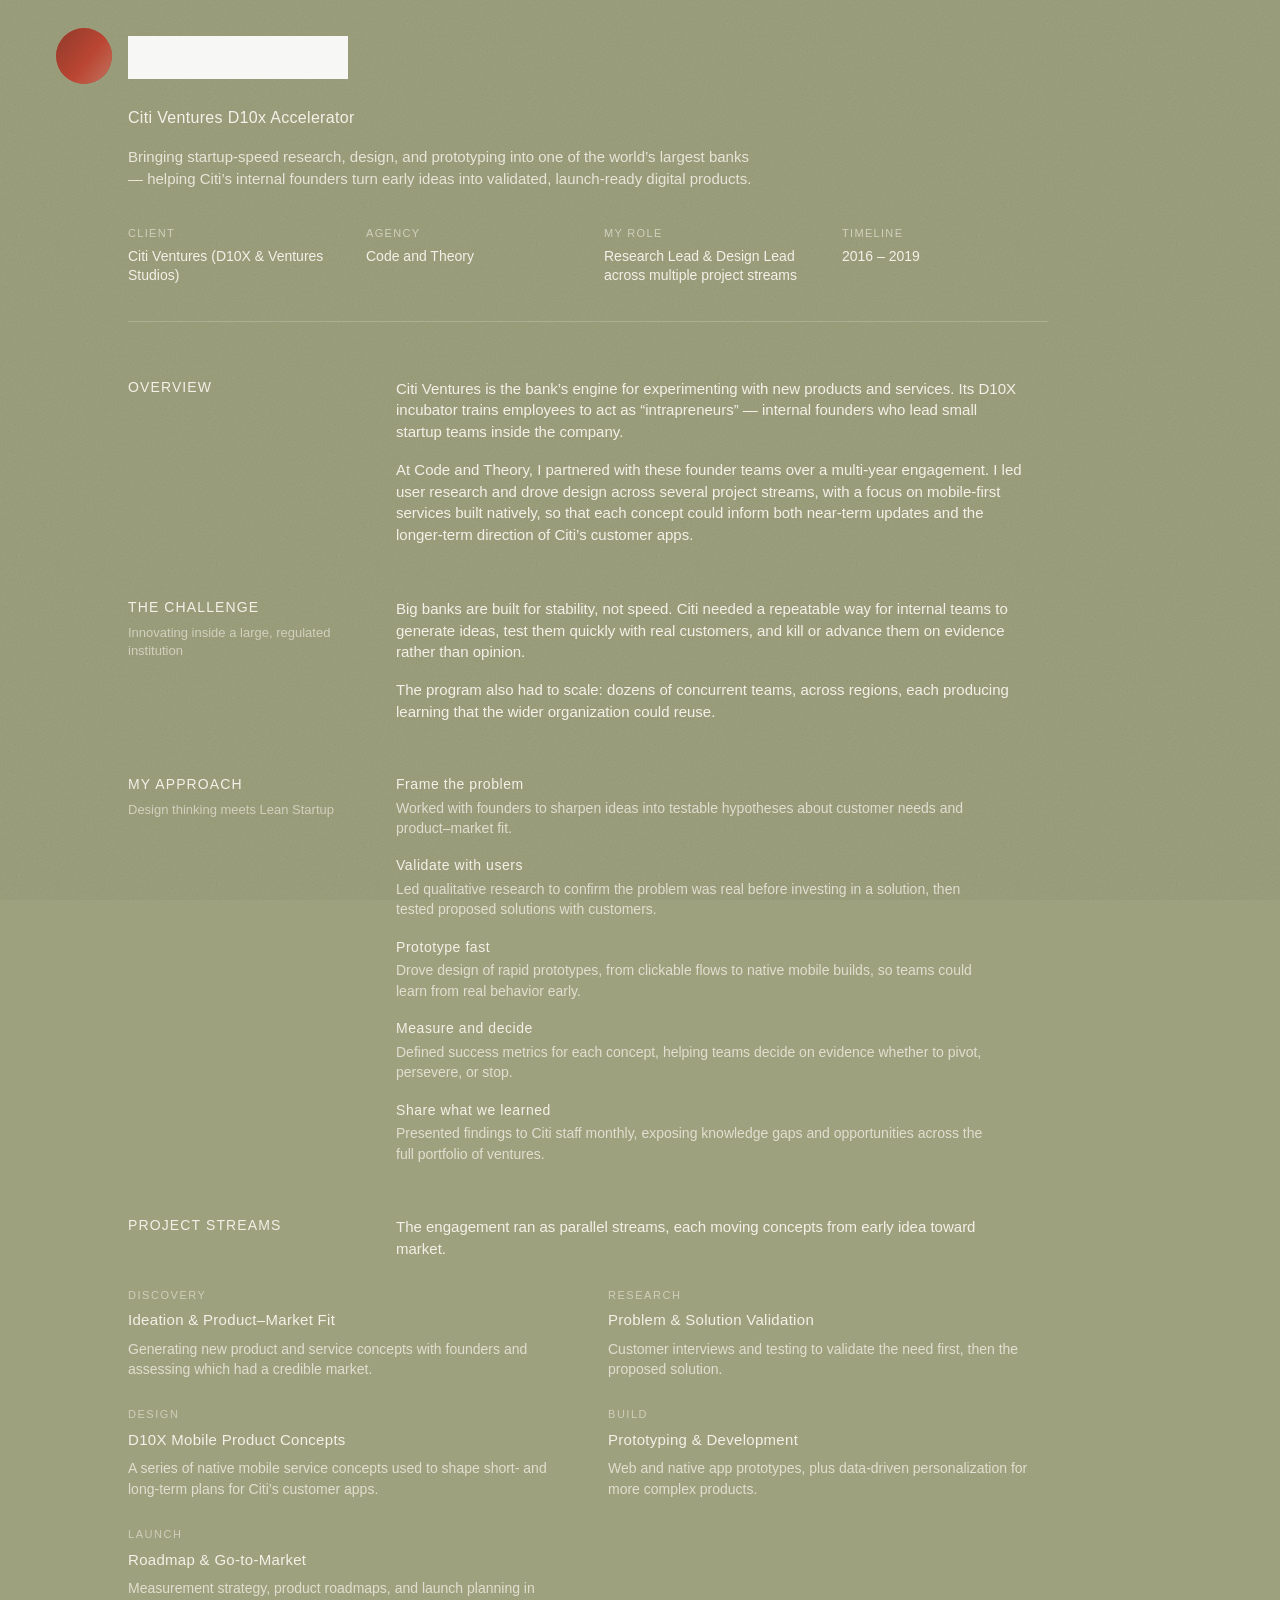
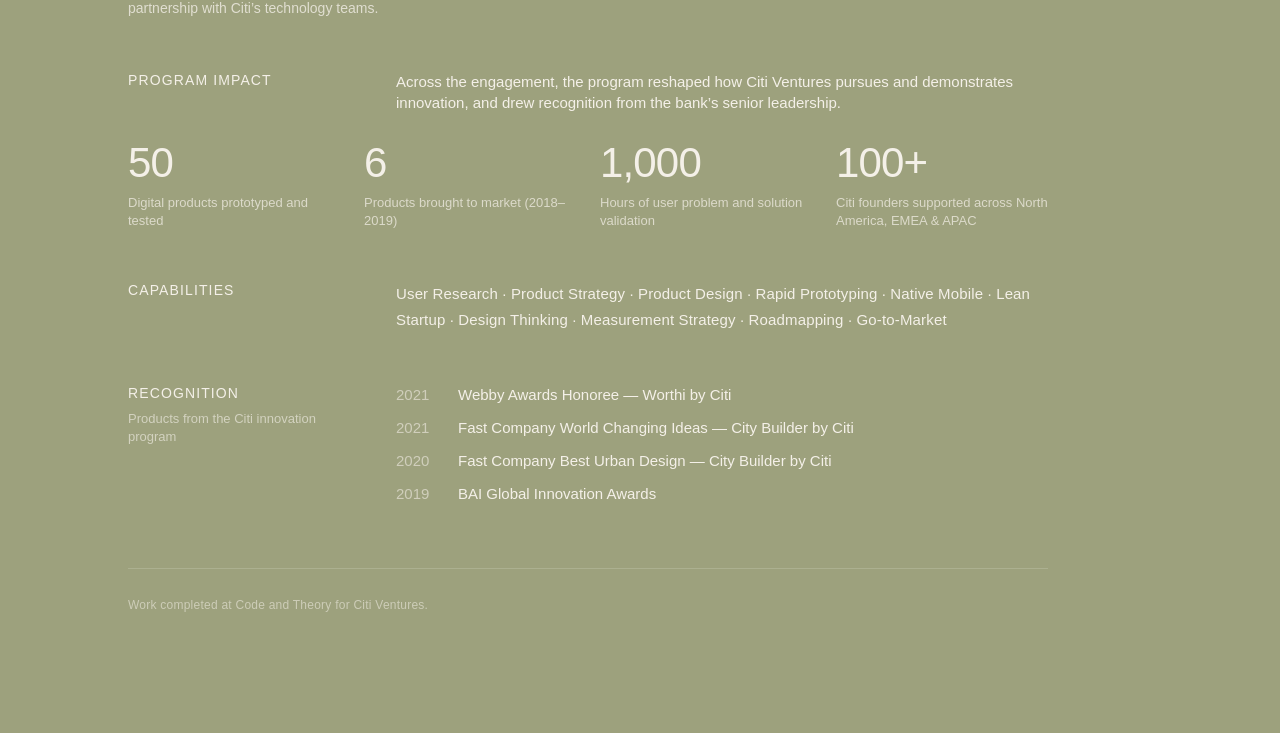
<file: citi-ventures.html>
<!DOCTYPE html>
<html lang="en">
<head>
<meta charset="utf-8">
<meta name="viewport" content="width=device-width, initial-scale=1">
<title>Citi Ventures D10x Accelerator — Breanna Faye</title>
<meta name="description" content="Research and design leadership on Citi Ventures' D10X incubator program, delivered with Code and Theory.">
<link rel="stylesheet" href="project-page.css?v=white-tri">
<style>
  :root { --ground: #9da17d; }
</style>
</head>
<body>
<svg class="grain" aria-hidden="true">
  <filter id="paper" x="0" y="0" width="100%" height="100%">
    <feTurbulence type="fractalNoise" baseFrequency="0.8" numOctaves="2" stitchTiles="stitch"/>
    <feColorMatrix type="saturate" values="0"/>
  </filter>
  <rect width="100%" height="100%" filter="url(#paper)"/>
</svg>

<div class="menu-wrap">
  <button class="menu" type="button" aria-label="Back" aria-pressed="false">
    <span class="back-tri" aria-hidden="true">
      <svg viewBox="0 0 14 16">
        <polygon points="14,0 0,8 14,16" fill="currentColor"/>
      </svg>
    </span>
  </button>
</div>

<article id="page">
  <img class="brand" src="media/logos/citi-ventures.png" alt="Citi Ventures">
  <h1>Citi Ventures D10x Accelerator</h1>
  <p class="lede">Bringing startup-speed research, design, and prototyping into one of the world’s largest banks — helping Citi’s internal founders turn early ideas into validated, launch-ready digital products.</p>

  <dl class="meta">
    <div>
      <dt>Client</dt>
      <dd>Citi Ventures (D10X &amp; Ventures Studios)</dd>
    </div>
    <div>
      <dt>Agency</dt>
      <dd>Code and Theory</dd>
    </div>
    <div>
      <dt>My Role</dt>
      <dd>Research Lead &amp; Design Lead across multiple project streams</dd>
    </div>
    <div>
      <dt>Timeline</dt>
      <dd>2016 – 2019</dd>
    </div>
  </dl>

  <section class="split">
    <div>
      <h2>Overview</h2>
    </div>
    <div class="body">
      <p>Citi Ventures is the bank’s engine for experimenting with new products and services. Its D10X incubator trains employees to act as “intrapreneurs” — internal founders who lead small startup teams inside the company.</p>
      <p>At Code and Theory, I partnered with these founder teams over a multi-year engagement. I led user research and drove design across several project streams, with a focus on mobile-first services built natively, so that each concept could inform both near-term updates and the longer-term direction of Citi’s customer apps.</p>
    </div>
  </section>

  <section class="split">
    <div>
      <h2>The Challenge</h2>
      <p class="section-label">Innovating inside a large, regulated institution</p>
    </div>
    <div class="body">
      <p>Big banks are built for stability, not speed. Citi needed a repeatable way for internal teams to generate ideas, test them quickly with real customers, and kill or advance them on evidence rather than opinion.</p>
      <p>The program also had to scale: dozens of concurrent teams, across regions, each producing learning that the wider organization could reuse.</p>
    </div>
  </section>

  <section class="split">
    <div>
      <h2>My Approach</h2>
      <p class="section-label">Design thinking meets Lean Startup</p>
    </div>
    <div class="process">
      <div class="step">
        <h4>Frame the problem</h4>
        <p>Worked with founders to sharpen ideas into testable hypotheses about customer needs and product–market fit.</p>
      </div>
      <div class="step">
        <h4>Validate with users</h4>
        <p>Led qualitative research to confirm the problem was real before investing in a solution, then tested proposed solutions with customers.</p>
      </div>
      <div class="step">
        <h4>Prototype fast</h4>
        <p>Drove design of rapid prototypes, from clickable flows to native mobile builds, so teams could learn from real behavior early.</p>
      </div>
      <div class="step">
        <h4>Measure and decide</h4>
        <p>Defined success metrics for each concept, helping teams decide on evidence whether to pivot, persevere, or stop.</p>
      </div>
      <div class="step">
        <h4>Share what we learned</h4>
        <p>Presented findings to Citi staff monthly, exposing knowledge gaps and opportunities across the full portfolio of ventures.</p>
      </div>
    </div>
  </section>

  <section>
    <div class="split">
      <div><h2>Project Streams</h2></div>
      <div class="body">
        <p>The engagement ran as parallel streams, each moving concepts from early idea toward market.</p>
      </div>
    </div>
    <div class="streams">
      <div class="stream">
        <span class="tag">Discovery</span>
        <h3>Ideation &amp; Product–Market Fit</h3>
        <p>Generating new product and service concepts with founders and assessing which had a credible market.</p>
      </div>
      <div class="stream">
        <span class="tag">Research</span>
        <h3>Problem &amp; Solution Validation</h3>
        <p>Customer interviews and testing to validate the need first, then the proposed solution.</p>
      </div>
      <div class="stream">
        <span class="tag">Design</span>
        <h3>D10X Mobile Product Concepts</h3>
        <p>A series of native mobile service concepts used to shape short- and long-term plans for Citi’s customer apps.</p>
      </div>
      <div class="stream">
        <span class="tag">Build</span>
        <h3>Prototyping &amp; Development</h3>
        <p>Web and native app prototypes, plus data-driven personalization for more complex products.</p>
      </div>
      <div class="stream">
        <span class="tag">Launch</span>
        <h3>Roadmap &amp; Go-to-Market</h3>
        <p>Measurement strategy, product roadmaps, and launch planning in partnership with Citi’s technology teams.</p>
      </div>
    </div>
  </section>

  <section>
    <div class="split">
      <div><h2>Program Impact</h2></div>
      <div class="body">
        <p>Across the engagement, the program reshaped how Citi Ventures pursues and demonstrates innovation, and drew recognition from the bank’s senior leadership.</p>
      </div>
    </div>
    <div class="stats">
      <div class="stat"><div class="num">50</div><div class="label">Digital products prototyped and tested</div></div>
      <div class="stat"><div class="num">6</div><div class="label">Products brought to market (2018–2019)</div></div>
      <div class="stat"><div class="num">1,000</div><div class="label">Hours of user problem and solution validation</div></div>
      <div class="stat"><div class="num">100+</div><div class="label">Citi founders supported across North America, EMEA &amp; APAC</div></div>
    </div>
  </section>

  <section class="split">
    <div><h2>Capabilities</h2></div>
    <p class="caps">User Research · Product Strategy · Product Design · Rapid Prototyping · Native Mobile · Lean Startup · Design Thinking · Measurement Strategy · Roadmapping · Go-to-Market</p>
  </section>

  <section class="split">
    <div>
      <h2>Recognition</h2>
      <p class="section-label">Products from the Citi innovation program</p>
    </div>
    <ul class="recog">
      <li><span class="yr">2021</span><span>Webby Awards Honoree — Worthi by Citi</span></li>
      <li><span class="yr">2021</span><span>Fast Company World Changing Ideas — City Builder by Citi</span></li>
      <li><span class="yr">2020</span><span>Fast Company Best Urban Design — City Builder by Citi</span></li>
      <li><span class="yr">2019</span><span>BAI Global Innovation Awards</span></li>
    </ul>
  </section>

  <footer>
    Work completed at Code and Theory for Citi Ventures.
  </footer>
</article>

<div id="cursor" aria-hidden="true">
  <svg viewBox="0 0 31.1769 18" width="38.105" height="22">
    <polygon points="0,0 31.1769,0 31.1769,18" fill="currentColor"/>
  </svg>
</div>

<script src="project-page.js?v=white-tri"></script>
</body>
</html>
</file>
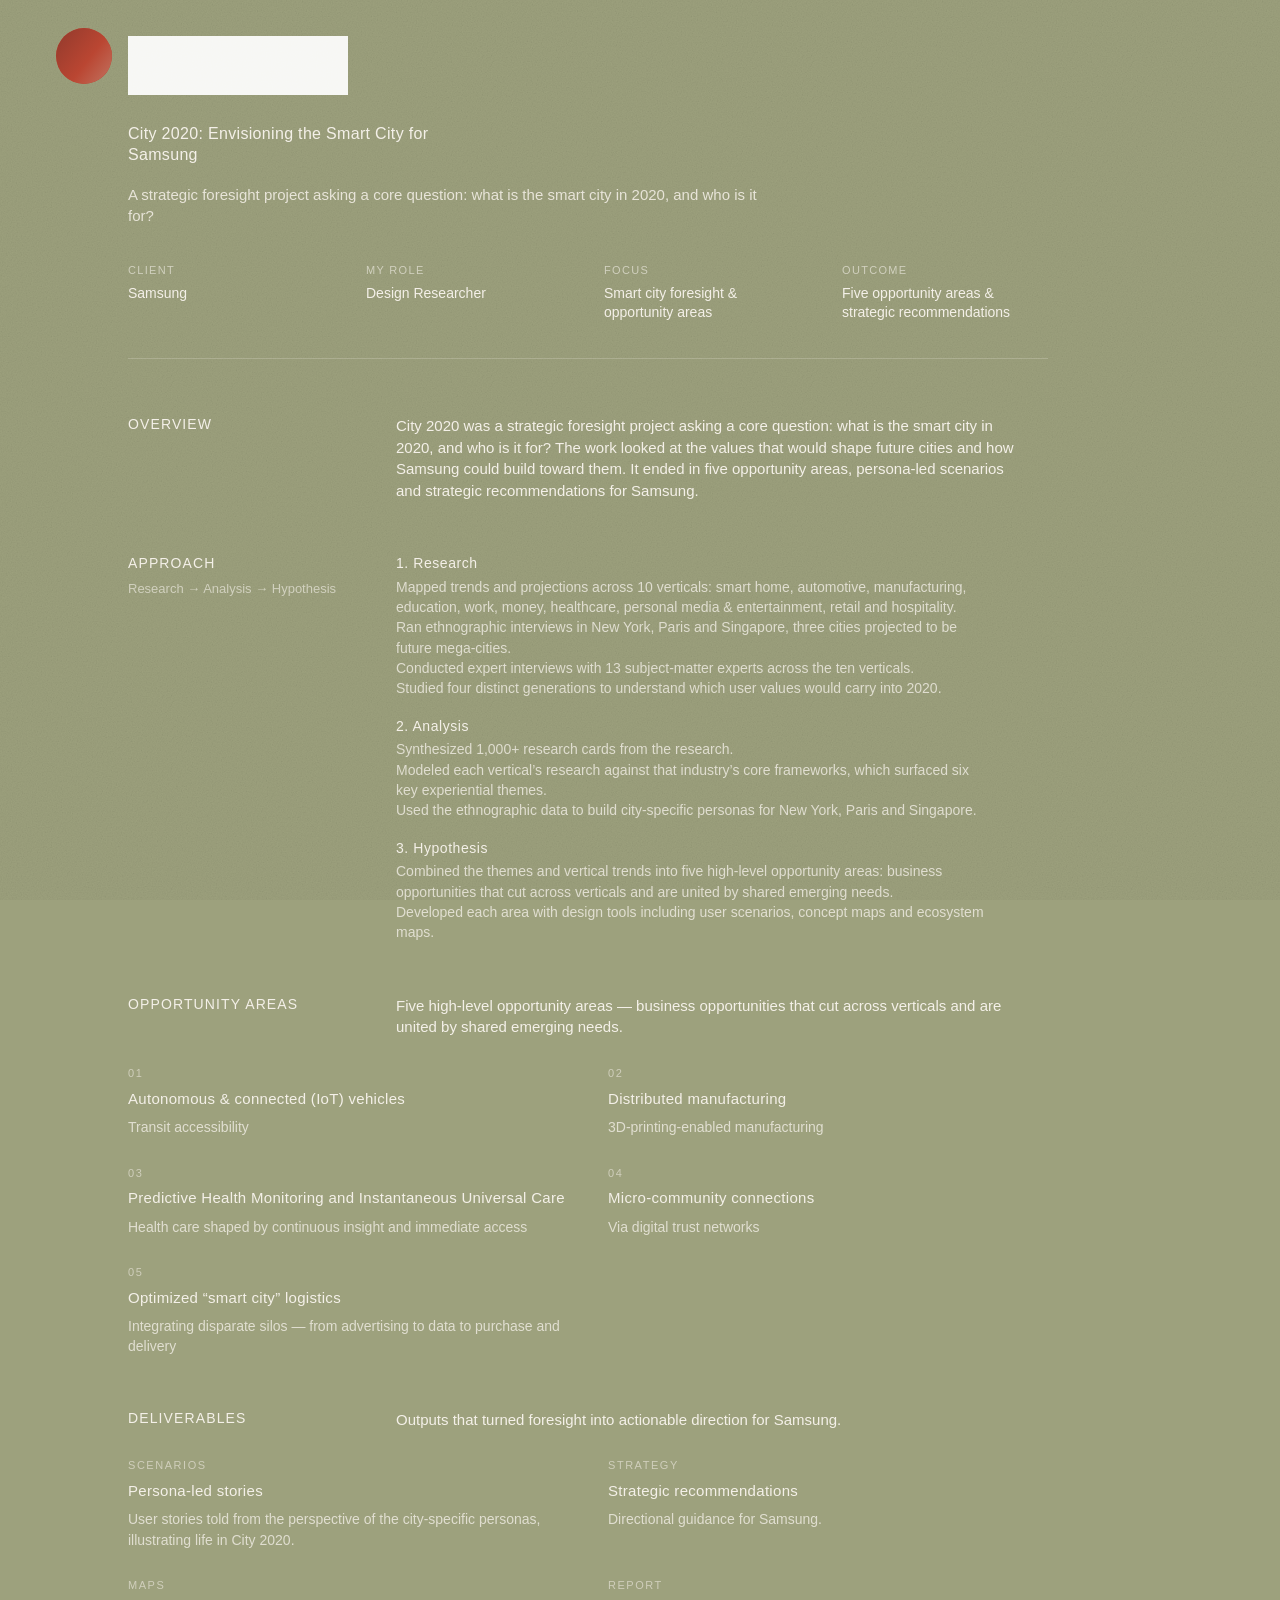
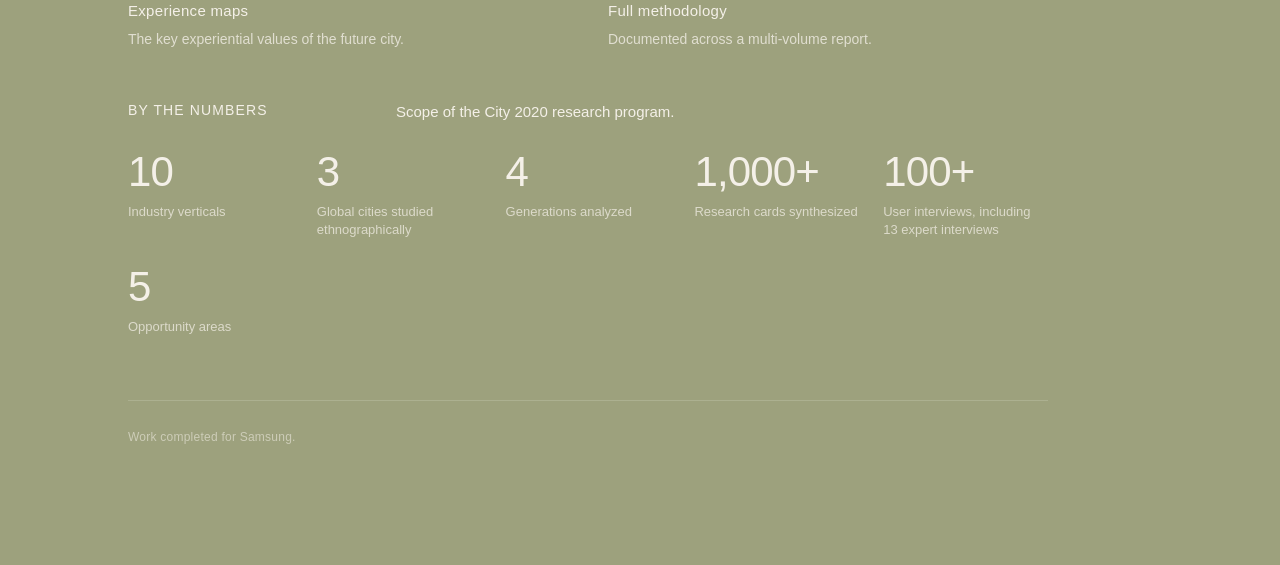
<file: city-2020.html>
<!DOCTYPE html>
<html lang="en">
<head>
<meta charset="utf-8">
<meta name="viewport" content="width=device-width, initial-scale=1">
<title>City 2020: Envisioning the Smart City for Samsung — Breanna Faye</title>
<meta name="description" content="Strategic foresight for Samsung on what the smart city in 2020 would be, and who it is for — ending in five opportunity areas and strategic recommendations.">
<link rel="stylesheet" href="project-page.css?v=white-tri">
<style>
  :root { --ground: #9da17d; }
</style>
</head>
<body>
<svg class="grain" aria-hidden="true">
  <filter id="paper" x="0" y="0" width="100%" height="100%">
    <feTurbulence type="fractalNoise" baseFrequency="0.8" numOctaves="2" stitchTiles="stitch"/>
    <feColorMatrix type="saturate" values="0"/>
  </filter>
  <rect width="100%" height="100%" filter="url(#paper)"/>
</svg>

<div class="menu-wrap">
  <button class="menu" type="button" aria-label="Back" aria-pressed="false">
    <span class="back-tri" aria-hidden="true">
      <svg viewBox="0 0 14 16">
        <polygon points="14,0 0,8 14,16" fill="currentColor"/>
      </svg>
    </span>
  </button>
</div>

<article id="page">
  <img class="brand" src="media/logos/samsung.png" alt="Samsung">
  <h1>City 2020: Envisioning the Smart City for Samsung</h1>
  <p class="lede">A strategic foresight project asking a core question: what is the smart city in 2020, and who is it for?</p>

  <dl class="meta">
    <div>
      <dt>Client</dt>
      <dd>Samsung</dd>
    </div>
    <div>
      <dt>My Role</dt>
      <dd>Design Researcher</dd>
    </div>
    <div>
      <dt>Focus</dt>
      <dd>Smart city foresight &amp; opportunity areas</dd>
    </div>
    <div>
      <dt>Outcome</dt>
      <dd>Five opportunity areas &amp; strategic recommendations</dd>
    </div>
  </dl>

  <section class="split">
    <div>
      <h2>Overview</h2>
    </div>
    <div class="body">
      <p>City 2020 was a strategic foresight project asking a core question: what is the smart city in 2020, and who is it for? The work looked at the values that would shape future cities and how Samsung could build toward them. It ended in five opportunity areas, persona-led scenarios and strategic recommendations for Samsung.</p>
    </div>
  </section>

  <section class="split">
    <div>
      <h2>Approach</h2>
      <p class="section-label">Research → Analysis → Hypothesis</p>
    </div>
    <div class="process">
      <div class="step">
        <h4>1. Research</h4>
        <p>Mapped trends and projections across 10 verticals: smart home, automotive, manufacturing, education, work, money, healthcare, personal media &amp; entertainment, retail and hospitality.</p>
        <p>Ran ethnographic interviews in New York, Paris and Singapore, three cities projected to be future mega-cities.</p>
        <p>Conducted expert interviews with 13 subject-matter experts across the ten verticals.</p>
        <p>Studied four distinct generations to understand which user values would carry into 2020.</p>
      </div>
      <div class="step">
        <h4>2. Analysis</h4>
        <p>Synthesized 1,000+ research cards from the research.</p>
        <p>Modeled each vertical’s research against that industry’s core frameworks, which surfaced six key experiential themes.</p>
        <p>Used the ethnographic data to build city-specific personas for New York, Paris and Singapore.</p>
      </div>
      <div class="step">
        <h4>3. Hypothesis</h4>
        <p>Combined the themes and vertical trends into five high-level opportunity areas: business opportunities that cut across verticals and are united by shared emerging needs.</p>
        <p>Developed each area with design tools including user scenarios, concept maps and ecosystem maps.</p>
      </div>
    </div>
  </section>

  <section>
    <div class="split">
      <div><h2>Opportunity Areas</h2></div>
      <div class="body">
        <p>Five high-level opportunity areas — business opportunities that cut across verticals and are united by shared emerging needs.</p>
      </div>
    </div>
    <div class="streams">
      <div class="stream">
        <span class="tag">01</span>
        <h3>Autonomous &amp; connected (IoT) vehicles</h3>
        <p>Transit accessibility</p>
      </div>
      <div class="stream">
        <span class="tag">02</span>
        <h3>Distributed manufacturing</h3>
        <p>3D-printing-enabled manufacturing</p>
      </div>
      <div class="stream">
        <span class="tag">03</span>
        <h3>Predictive Health Monitoring and Instantaneous Universal Care</h3>
        <p>Health care shaped by continuous insight and immediate access</p>
      </div>
      <div class="stream">
        <span class="tag">04</span>
        <h3>Micro-community connections</h3>
        <p>Via digital trust networks</p>
      </div>
      <div class="stream">
        <span class="tag">05</span>
        <h3>Optimized “smart city” logistics</h3>
        <p>Integrating disparate silos — from advertising to data to purchase and delivery</p>
      </div>
    </div>
  </section>

  <section>
    <div class="split">
      <div><h2>Deliverables</h2></div>
      <div class="body">
        <p>Outputs that turned foresight into actionable direction for Samsung.</p>
      </div>
    </div>
    <div class="streams">
      <div class="stream">
        <span class="tag">Scenarios</span>
        <h3>Persona-led stories</h3>
        <p>User stories told from the perspective of the city-specific personas, illustrating life in City 2020.</p>
      </div>
      <div class="stream">
        <span class="tag">Strategy</span>
        <h3>Strategic recommendations</h3>
        <p>Directional guidance for Samsung.</p>
      </div>
      <div class="stream">
        <span class="tag">Maps</span>
        <h3>Experience maps</h3>
        <p>The key experiential values of the future city.</p>
      </div>
      <div class="stream">
        <span class="tag">Report</span>
        <h3>Full methodology</h3>
        <p>Documented across a multi-volume report.</p>
      </div>
    </div>
  </section>

  <section>
    <div class="split">
      <div><h2>By the Numbers</h2></div>
      <div class="body">
        <p>Scope of the City 2020 research program.</p>
      </div>
    </div>
    <div class="stats">
      <div class="stat"><div class="num">10</div><div class="label">Industry verticals</div></div>
      <div class="stat"><div class="num">3</div><div class="label">Global cities studied ethnographically</div></div>
      <div class="stat"><div class="num">4</div><div class="label">Generations analyzed</div></div>
      <div class="stat"><div class="num">1,000+</div><div class="label">Research cards synthesized</div></div>
      <div class="stat"><div class="num">100+</div><div class="label">User interviews, including 13 expert interviews</div></div>
      <div class="stat"><div class="num">5</div><div class="label">Opportunity areas</div></div>
    </div>
  </section>

  <footer>
    Work completed for Samsung.
  </footer>
</article>

<div id="cursor" aria-hidden="true">
  <svg viewBox="0 0 31.1769 18" width="38.105" height="22">
    <polygon points="0,0 31.1769,0 31.1769,18" fill="currentColor"/>
  </svg>
</div>

<script src="project-page.js?v=white-tri"></script>
</body>
</html>
</file>
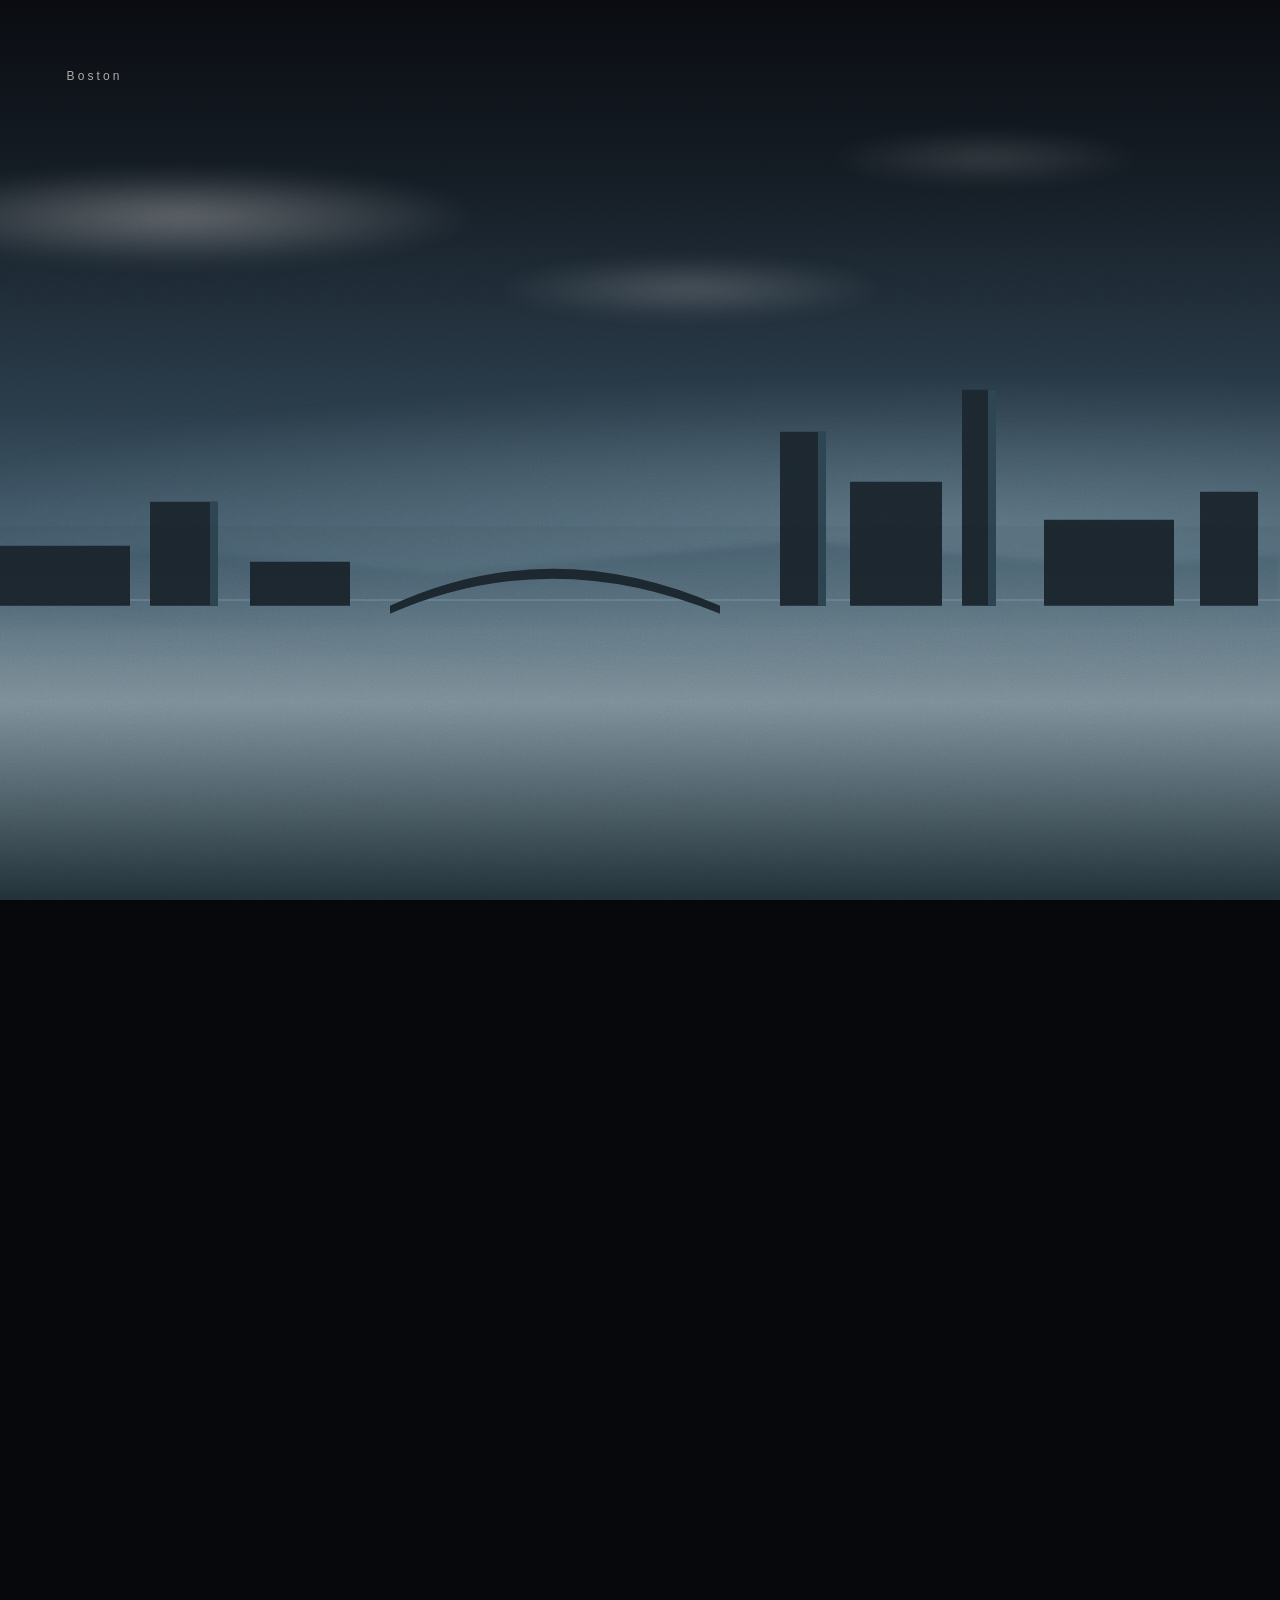
<file: hello-world-sketch.html>
<!DOCTYPE html>
<html lang="en">
<head>
<meta charset="utf-8">
<meta name="viewport" content="width=device-width, initial-scale=1">
<title>Hello World</title>
<style>
  :root {
    --margin: clamp(28px, 5.2vw, 80px);
  }

  * { box-sizing: border-box; }

  html, body {
    margin: 0;
    background: #07080c;
    color: rgba(236, 230, 224, 0.88);
  }

  html {
    scrollbar-width: none;
    overscroll-behavior: none;
  }

  body::-webkit-scrollbar { width: 0; height: 0; }

  body {
    font-family: Inter, "Helvetica Neue", Helvetica, Arial, sans-serif;
    font-weight: 400;
    font-size: 13px;
    line-height: 1.5;
    letter-spacing: 0.01em;
    -webkit-font-smoothing: antialiased;
    -moz-osx-font-smoothing: grayscale;
    text-rendering: optimizeLegibility;
  }

  ::selection {
    background: rgba(198, 163, 150, 0.35);
    color: inherit;
  }

  #runway { height: 1400vh; }

  #stage {
    position: fixed;
    inset: 0;
    overflow: hidden;
    --mass: #141c24;
    --mass-far: #2a3c4a;
    --mass-near: #0e1418;
    --lit: #1e2c36;
    --line: #9eb0ba;
    --glow: #6e8c9e;
    --tech: 0;
    --art: 0;
    --empty: 0;
  }

  #sky {
    position: absolute;
    inset: 0;
    background: linear-gradient(180deg,
      #07080c 0%,
      #0c1016 20%,
      #15202a 46%,
      #1e3342 62%,
      #2a4554 78%,
      #101820 100%);
  }

  #plates {
    position: absolute;
    inset: 0;
    transform-origin: 50% 64%;
    z-index: 1;
  }

  #stars,
  #limb,
  #hline,
  .plane {
    position: absolute;
    inset: 0;
    width: 100%;
    height: 100%;
    display: block;
  }

  #stars { z-index: 0; }
  #limb { z-index: 1; }
  #cloud-shift { z-index: 2; }
  #glow { z-index: 3; }
  #stack-far { z-index: 4; }
  #hline { z-index: 5; }
  #stack-mid { z-index: 6; }
  #water { z-index: 7; }
  #stack-near { z-index: 8; }
  #bay { z-index: 9; }

  #stack-far,
  #stack-mid,
  #stack-near,
  #cloud-shift {
    position: absolute;
    inset: 0;
    pointer-events: none;
  }

  #stack-far {
    -webkit-mask-image: linear-gradient(180deg, #000 46%, transparent 70%);
    mask-image: linear-gradient(180deg, #000 46%, transparent 70%);
  }

  #stack-mid {
    -webkit-mask-image: linear-gradient(180deg, #000 0%, #000 67.5%, transparent 76%);
    mask-image: linear-gradient(180deg, #000 0%, #000 67.5%, transparent 76%);
  }

  #stack-near {
    -webkit-mask-image: linear-gradient(180deg, #000 0%, #000 80%, transparent 96%);
    mask-image: linear-gradient(180deg, #000 0%, #000 80%, transparent 96%);
  }

  .plane { opacity: 0; }
  .plane.far { filter: blur(3px); }

  svg .b { fill: var(--mass); }
  svg .bf { fill: var(--mass-far); }
  svg .bn { fill: var(--mass-near); }
  svg .lit { fill: var(--lit); }
  svg .tower { fill: url(#glass); }

  #hline { opacity: 0; }

  #glow {
    position: absolute;
    left: -12%;
    width: 124%;
    top: 42%;
    height: 34%;
    background: radial-gradient(ellipse at 72% 48%, var(--glow), transparent 68%);
    opacity: 0;
    pointer-events: none;
    filter: blur(6px);
  }

  #cloud-shift { pointer-events: none; }

  #clouds { position: absolute; inset: 0; opacity: 0; }

  #clouds span {
    position: absolute;
    display: block;
    border-radius: 50%;
    background: radial-gradient(ellipse at center, rgba(236, 232, 228, 0.55), rgba(236, 232, 228, 0) 70%);
    filter: blur(10px);
  }

  #clouds span:nth-child(1) {
    width: 48vw;
    height: 11vh;
    left: -10vw;
    top: 18vh;
    animation: drift 80s ease-in-out infinite alternate;
  }

  #clouds span:nth-child(2) {
    width: 32vw;
    height: 7vh;
    left: 38vw;
    top: 28vh;
    opacity: 0.65;
    animation: drift 100s ease-in-out infinite alternate-reverse;
  }

  #clouds span:nth-child(3) {
    width: 26vw;
    height: 6vh;
    left: 64vw;
    top: 14vh;
    opacity: 0.5;
    animation: drift 90s ease-in-out infinite alternate;
  }

  @keyframes drift {
    from { transform: translate3d(0, 0, 0); }
    to { transform: translate3d(5vw, 1.4vh, 0); }
  }

  #water {
    position: absolute;
    left: 0;
    right: 0;
    bottom: 0;
    height: 42%;
    opacity: 0;
    pointer-events: none;
    background: linear-gradient(180deg, rgba(20, 16, 18, 0.04), transparent 36%);
  }

  #bay {
    position: absolute;
    right: -10%;
    bottom: -8%;
    width: 68%;
    height: 46%;
    pointer-events: none;
    opacity: 0;
    background: radial-gradient(ellipse at 58% 42%, rgba(255, 246, 240, 0.72), rgba(232, 196, 184, 0.18) 42%, transparent 70%);
    animation: heat 18s ease-in-out infinite;
  }

  @keyframes heat {
    0%, 100% { transform: translate3d(0, 0, 0) scale(1); }
    50% { transform: translate3d(-2.4vw, -1vh, 0) scale(1.05); }
  }

  #veil {
    position: absolute;
    inset: 0;
    background: #100e12;
    opacity: calc(var(--empty) * 0.5);
    pointer-events: none;
    z-index: 2;
  }

  #depths { position: absolute; inset: 0; z-index: 3; pointer-events: none; }

  .depth { position: absolute; inset: 0; }

  #depth-tech {
    opacity: var(--tech);
    transform: translate3d(0, calc((1 - var(--tech)) * 30px), 0);
  }

  #depth-art {
    opacity: var(--art);
    transform: translate3d(0, calc((1 - var(--art)) * 36px), 0);
  }

  #depth-empty {
    opacity: var(--empty);
    transform: translate3d(0, calc((1 - var(--empty)) * 22px), 0);
  }

  .research {
    position: absolute;
    left: var(--margin);
    top: 20vh;
    width: min(300px, 32vw);
    filter: blur(0.45px);
  }

  .kicker,
  #places span,
  #brebot-name,
  #brebot button,
  .art span,
  .rt {
    letter-spacing: 0.26em;
  }

  .kicker {
    margin: 0 0 22px;
    font-size: 11px;
    color: rgba(236, 230, 224, 0.5);
  }

  .rt {
    margin: 20px 0 6px;
    font-size: 13px;
    color: rgba(236, 230, 224, 0.78);
  }

  .ra {
    margin: 0;
    max-width: 28ch;
    font-size: 12px;
    line-height: 1.55;
    color: rgba(236, 230, 224, 0.46);
  }

  .piece { position: absolute; }

  .v1 {
    left: 31vw;
    top: 38vh;
    width: 15vw;
    height: 42vh;
    background: #e4d0c6;
  }

  .v1::after {
    content: "";
    position: absolute;
    inset: 10%;
    border: 1px solid rgba(42, 34, 32, 0.28);
  }

  .v2 {
    left: 49vw;
    top: 52vh;
    width: 20vw;
    height: 20vh;
    background: #f3ece6;
  }

  .v2::before {
    content: "";
    position: absolute;
    left: 0;
    top: 0;
    bottom: 0;
    width: 13%;
    background: #6d7c86;
  }

  .v3 {
    left: 50.5vw;
    top: 28vh;
    width: 10vw;
    height: 15vh;
    background: #7e8c96;
  }

  .v3::after {
    content: "";
    position: absolute;
    left: 14%;
    right: 14%;
    top: 64%;
    height: 1px;
    background: rgba(244, 238, 232, 0.5);
  }

  .art { position: absolute; }

  .a1 {
    left: 7vw;
    top: 30vh;
    width: 18vw;
    height: 48vh;
    background: #e7d4ca;
  }

  .a2 {
    left: 29vw;
    top: 44vh;
    width: 24vw;
    height: 32vh;
    background: #f4eee8;
  }

  .a3 {
    left: 56vw;
    top: 28vh;
    width: 13vw;
    height: 46vh;
    background: #74828c;
  }

  .art span {
    position: absolute;
    left: 0;
    top: calc(100% + 14px);
    font-size: 11px;
    color: #2a2422;
  }

  .slot {
    position: absolute;
    left: 7vw;
    top: 30vh;
    width: 18vw;
    height: 48vh;
    border: 1px solid rgba(244, 238, 232, 0.42);
  }

  #grain {
    position: absolute;
    inset: 0;
    width: 100%;
    height: 100%;
    z-index: 4;
    pointer-events: none;
    opacity: 0.16;
    mix-blend-mode: overlay;
  }

  #hello {
    position: absolute;
    left: 50%;
    top: 30vh;
    z-index: 5;
    margin: 0;
    font: inherit;
    font-size: 15px;
    font-weight: 400;
    letter-spacing: 0.42em;
    padding-left: 0.42em;
    color: rgba(236, 230, 224, 0.9);
    white-space: nowrap;
    user-select: none;
  }

  #places {
    position: absolute;
    top: var(--margin);
    left: var(--margin);
    z-index: 5;
    user-select: none;
  }

  #places span {
    position: absolute;
    left: 0;
    top: 0;
    font-size: 12px;
    color: rgba(236, 230, 224, 0.72);
    opacity: 0;
    white-space: nowrap;
  }

  #brebot {
    position: absolute;
    top: 15vh;
    right: var(--margin);
    z-index: 5;
    width: min(280px, calc(100% - (var(--margin) * 2)));
    opacity: 0;
    pointer-events: none;
    transition: opacity 800ms ease;
  }

  #brebot::before {
    content: "";
    position: absolute;
    z-index: -1;
    inset: -36px -28px -40px -56px;
    background: radial-gradient(ellipse at 70% 24%, rgba(16, 12, 16, 0.28), transparent 72%);
    pointer-events: none;
  }

  #brebot.on {
    opacity: 1;
    pointer-events: auto;
  }

  #brebot-name {
    margin: 0 0 10px;
    font-size: 12px;
    color: rgba(236, 230, 224, 0.78);
  }

  #brebot-name:empty { display: none; }

  #brebot-say {
    margin: 0;
    max-width: 26ch;
    font-size: 13px;
    line-height: 1.55;
    letter-spacing: 0.012em;
    color: rgba(236, 230, 224, 0.86);
  }

  #brebot-choices {
    display: flex;
    flex-direction: column;
    align-items: flex-start;
    gap: 18px;
    margin-top: 36px;
  }

  #brebot button {
    appearance: none;
    background: none;
    border: 0;
    padding: 0;
    font: inherit;
    font-size: 12px;
    color: rgba(236, 230, 224, 0.74);
    cursor: pointer;
    position: relative;
  }

  #brebot button::after {
    content: "";
    position: absolute;
    left: 0;
    right: 0;
    bottom: -5px;
    height: 1px;
    background: currentColor;
    transform: scaleX(0);
    transform-origin: left center;
    transition: transform 420ms ease;
    opacity: 0.75;
  }

  #brebot button:hover,
  #brebot button:focus-visible {
    color: rgba(248, 244, 240, 0.96);
    outline: none;
  }

  #brebot button:hover::after,
  #brebot button:focus-visible::after {
    transform: scaleX(1);
  }

  #brebot button:has(.empty-choice)::after { content: none; }

  #brebot .empty-choice {
    display: block;
    width: 1.5em;
    height: 1px;
    margin: 0.55em 0;
    background: currentColor;
    opacity: 0.45;
    transition: width 420ms ease, opacity 420ms ease;
  }

  #brebot button:hover .empty-choice,
  #brebot button:focus-visible .empty-choice {
    width: 2.5em;
    opacity: 0.95;
  }

  @media (prefers-reduced-motion: reduce) {
    *, *::before, *::after {
      animation: none !important;
      transition: none !important;
    }
  }

  @media (max-width: 720px) {
    #hello { font-size: 13px; letter-spacing: 0.32em; padding-left: 0.32em; }
    .a1, .slot { width: 34vw; }
    .a2 { left: 46vw; width: 28vw; }
    .a3 { display: none; }
    .v1 { left: 42vw; width: 28vw; }
    .v2, .v3 { display: none; }
  }
</style>
</head>
<body>
<div id="runway" aria-hidden="true"></div>
<div id="stage">
  <div id="sky"></div>

  <div id="plates">
    <svg id="stars" viewBox="0 0 1440 900" preserveAspectRatio="xMidYMid slice" aria-hidden="true"></svg>

    <svg id="limb" viewBox="0 0 1440 900" preserveAspectRatio="xMidYMid slice" aria-hidden="true">
      <defs>
        <filter id="soft" x="-30%" y="-30%" width="160%" height="160%">
          <feGaussianBlur stdDeviation="16"/>
        </filter>
        <radialGradient id="planetFill" cx="70%" cy="8%" r="85%">
          <stop offset="0%" stop-color="#1a3344"/>
          <stop offset="42%" stop-color="#10202a"/>
          <stop offset="100%" stop-color="#070c10"/>
        </radialGradient>
        <linearGradient id="rim" x1="0" y1="0" x2="1" y2="0">
          <stop offset="0%" stop-color="#7f97a4" stop-opacity="0"/>
          <stop offset="32%" stop-color="#b7c6ce" stop-opacity="0.95"/>
          <stop offset="68%" stop-color="#e4cfc4" stop-opacity="0.8"/>
          <stop offset="100%" stop-color="#f4e8e2" stop-opacity="0.15"/>
        </linearGradient>
        <pattern id="glass" width="10" height="14" patternUnits="userSpaceOnUse">
          <rect width="10" height="14" fill="#2a1e1c"/>
          <rect x="1.7" y="2.1" width="6.1" height="9" fill="#4a403c"/>
        </pattern>
      </defs>
      <ellipse cx="720" cy="1240" rx="1320" ry="820" fill="url(#planetFill)"/>
      <ellipse cx="720" cy="1240" rx="1332" ry="830" fill="none" stroke="#c5d2da" stroke-width="18" opacity="0.22" filter="url(#soft)"/>
      <ellipse cx="720" cy="1240" rx="1320" ry="820" fill="none" stroke="url(#rim)" stroke-width="2.5"/>
      <g filter="url(#soft)">
        <ellipse cx="390" cy="500" rx="210" ry="20" fill="#d5dee4" opacity="0.42"/>
        <ellipse cx="820" cy="545" rx="280" ry="16" fill="#e7d9d0" opacity="0.32"/>
        <ellipse cx="1140" cy="478" rx="150" ry="12" fill="#f3e8e2" opacity="0.26"/>
      </g>
    </svg>

    <div id="cloud-shift" aria-hidden="true">
      <div id="clouds">
        <span></span>
        <span></span>
        <span></span>
      </div>
    </div>

    <div id="glow" aria-hidden="true"></div>

    <div id="stack-far">
      <svg class="plane far" data-i="1" data-plane="far" viewBox="0 0 1440 900" preserveAspectRatio="xMidYMid slice" aria-hidden="true">
        <polygon class="bf" points="0,640 0,548 200,534 420,560 680,528 940,552 1180,524 1440,540 1440,660"/>
      </svg>
      <svg class="plane far" data-i="2" data-plane="far" viewBox="0 0 1440 900" preserveAspectRatio="xMidYMid slice" aria-hidden="true">
        <polygon class="bf" points="0,640 0,560 240,548 520,572 880,540 1200,566 1440,548 1440,660"/>
      </svg>
      <svg class="plane far" data-i="3" data-plane="far" viewBox="0 0 1440 900" preserveAspectRatio="xMidYMid slice" aria-hidden="true">
        <polygon class="bf" points="0,660 0,500 140,470 280,390 420,460 560,318 740,430 900,300 1080,412 1240,348 1440,400 1440,680"/>
      </svg>
      <svg class="plane far" data-i="4" data-plane="far" viewBox="0 0 1440 900" preserveAspectRatio="xMidYMid slice" aria-hidden="true">
        <ellipse cx="740" cy="545" rx="640" ry="96" fill="#d5d0cc" opacity="0.34"/>
        <rect x="280" y="468" width="36" height="140" fill="#243034" opacity="0.35"/>
        <rect x="360" y="430" width="26" height="176" fill="#243034" opacity="0.3"/>
        <rect x="440" y="500" width="86" height="110" fill="#243034" opacity="0.28"/>
        <rect x="600" y="448" width="30" height="156" fill="#243034" opacity="0.34"/>
        <rect x="690" y="490" width="100" height="116" fill="#243034" opacity="0.26"/>
        <rect x="860" y="460" width="28" height="146" fill="#243034" opacity="0.32"/>
        <rect x="980" y="510" width="70" height="96" fill="#243034" opacity="0.24"/>
      </svg>
      <svg class="plane far" data-i="5" data-plane="far" viewBox="0 0 1440 900" preserveAspectRatio="xMidYMid slice" aria-hidden="true">
        <polygon class="bf" points="0,660 0,548 240,534 520,562 860,528 1180,552 1440,536 1440,680"/>
      </svg>
      <svg class="plane far" data-i="6" data-plane="far" viewBox="0 0 1440 900" preserveAspectRatio="xMidYMid slice" aria-hidden="true">
        <polygon class="bf" points="0,650 0,540 300,528 620,556 900,532 1200,548 1440,520 1440,670"/>
      </svg>
      <svg class="plane far" data-i="7" data-plane="far" viewBox="0 0 1440 900" preserveAspectRatio="xMidYMid slice" aria-hidden="true">
        <polygon class="bf" points="0,660 120,560 260,590 420,530 640,575 900,540 1120,580 1440,545 1440,690"/>
      </svg>
    </div>

    <svg id="hline" viewBox="0 0 1440 900" preserveAspectRatio="xMidYMid slice" aria-hidden="true">
      <line x1="0" y1="600" x2="1440" y2="600" stroke="var(--line)" stroke-width="1" opacity="0.55"/>
    </svg>

    <div id="stack-mid">
      <svg class="plane mid" data-i="1" data-plane="mid" viewBox="0 0 1440 900" preserveAspectRatio="xMidYMid slice" aria-hidden="true">
        <rect class="b" x="90" y="548" width="120" height="54"/>
        <rect class="b" x="230" y="516" width="52" height="86"/>
        <rect class="lit" x="274" y="516" width="8" height="86"/>
        <rect class="b" x="320" y="562" width="170" height="40"/>
        <rect class="b" x="530" y="492" width="38" height="110"/>
        <rect class="lit" x="560" y="492" width="8" height="110"/>
        <rect class="b" x="610" y="574" width="250" height="6"/>
        <rect class="b" x="690" y="580" width="7" height="22"/>
        <rect class="b" x="800" y="580" width="7" height="22"/>
        <rect class="b" x="910" y="528" width="78" height="74"/>
        <rect class="b" x="1010" y="556" width="180" height="46"/>
        <rect class="b" x="1230" y="508" width="44" height="94"/>
        <rect class="lit" x="1266" y="508" width="8" height="94"/>
      </svg>
      <svg class="plane mid" data-i="2" data-plane="mid" viewBox="0 0 1440 900" preserveAspectRatio="xMidYMid slice" aria-hidden="true">
        <rect class="b" x="60" y="542" width="150" height="60"/>
        <rect class="b" x="230" y="498" width="68" height="104"/>
        <rect class="lit" x="290" y="498" width="8" height="104"/>
        <rect class="b" x="330" y="558" width="100" height="44"/>
        <path class="b" d="M470 602 Q 630 528 800 602 L 800 610 Q 630 540 470 610 Z"/>
        <rect class="b" x="860" y="428" width="46" height="174"/>
        <rect class="lit" x="898" y="428" width="8" height="174"/>
        <rect class="b" x="930" y="478" width="92" height="124"/>
        <rect class="b" x="1042" y="386" width="34" height="216"/>
        <rect class="lit" x="1068" y="386" width="8" height="216"/>
        <rect class="b" x="1124" y="516" width="130" height="86"/>
        <rect class="b" x="1280" y="488" width="58" height="114"/>
      </svg>
      <svg class="plane mid" data-i="3" data-plane="mid" viewBox="0 0 1440 900" preserveAspectRatio="xMidYMid slice" aria-hidden="true">
        <rect class="b" x="150" y="528" width="70" height="74"/>
        <rect class="b" x="240" y="486" width="44" height="116"/>
        <rect class="lit" x="276" y="486" width="8" height="116"/>
        <rect class="b" x="348" y="446" width="78" height="156"/>
        <rect class="b" x="446" y="396" width="38" height="206"/>
        <rect class="lit" x="476" y="396" width="8" height="206"/>
        <rect class="b" x="508" y="468" width="104" height="134"/>
        <rect class="b" x="640" y="508" width="58" height="94"/>
        <rect class="b" x="724" y="424" width="34" height="178"/>
        <rect class="lit" x="750" y="424" width="8" height="178"/>
        <rect class="b" x="792" y="496" width="96" height="106"/>
        <rect class="b" x="980" y="538" width="150" height="64"/>
        <rect class="b" x="1168" y="498" width="48" height="104"/>
        <rect class="lit" x="1208" y="498" width="8" height="104"/>
      </svg>
      <svg class="plane mid" data-i="4" data-plane="mid" viewBox="0 0 1440 900" preserveAspectRatio="xMidYMid slice" aria-hidden="true">
        <polygon class="b" points="0,568 0,602 1440,602 1440,578 1120,556 760,572 420,548 160,566"/>
        <rect class="b" x="180" y="522" width="72" height="46"/>
        <rect class="b" x="430" y="496" width="48" height="72"/>
        <rect class="lit" x="470" y="496" width="8" height="72"/>
        <rect class="b" x="900" y="516" width="110" height="56"/>
        <rect class="b" x="1088" y="488" width="34" height="84"/>
        <rect class="lit" x="1114" y="488" width="8" height="84"/>
      </svg>
      <svg class="plane mid" data-i="5" data-plane="mid" viewBox="0 0 1440 900" preserveAspectRatio="xMidYMid slice" aria-hidden="true">
        <rect class="b" x="120" y="522" width="84" height="80"/>
        <rect class="b" x="224" y="428" width="52" height="174"/>
        <rect class="lit" x="268" y="428" width="8" height="174"/>
        <rect class="b" x="308" y="292" width="40" height="310"/>
        <rect class="lit" x="340" y="292" width="8" height="310"/>
        <rect class="b" x="368" y="388" width="72" height="214"/>
        <rect class="b" x="460" y="246" width="30" height="356"/>
        <rect class="lit" x="482" y="246" width="8" height="356"/>
        <rect class="b" x="516" y="336" width="104" height="266"/>
        <rect class="b" x="640" y="418" width="46" height="184"/>
        <rect class="b" x="708" y="176" width="36" height="426"/>
        <rect class="lit" x="736" y="176" width="8" height="426"/>
        <rect class="b" x="768" y="274" width="88" height="328"/>
        <rect class="b" x="876" y="356" width="58" height="246"/>
        <rect class="lit" x="926" y="356" width="8" height="246"/>
        <rect class="b" x="968" y="468" width="136" height="134"/>
        <rect class="b" x="1132" y="396" width="42" height="206"/>
        <rect class="b" x="1200" y="498" width="96" height="104"/>
      </svg>
      <svg class="plane mid" data-i="6" data-plane="mid" viewBox="0 0 1440 900" preserveAspectRatio="xMidYMid slice" aria-hidden="true">
        <rect class="b" x="0" y="586" width="500" height="28"/>
        <rect class="b" x="80" y="520" width="108" height="82"/>
        <rect class="b" x="206" y="458" width="48" height="144"/>
        <rect class="lit" x="246" y="458" width="8" height="144"/>
        <rect class="b" x="274" y="498" width="84" height="104"/>
        <rect class="b" x="376" y="428" width="34" height="174"/>
        <rect class="lit" x="402" y="428" width="8" height="174"/>
        <rect class="b" x="500" y="548" width="470" height="10"/>
        <rect class="b" x="548" y="468" width="26" height="142"/>
        <rect class="b" x="888" y="468" width="26" height="142"/>
        <rect class="b" x="548" y="498" width="366" height="8"/>
        <rect class="b" x="960" y="586" width="480" height="28"/>
        <rect class="b" x="990" y="500" width="74" height="102"/>
        <polygon class="b" points="1104,602 1134,286 1168,602"/>
        <rect class="b" x="1190" y="468" width="92" height="134"/>
        <rect class="lit" x="1274" y="468" width="8" height="134"/>
        <rect class="b" x="1304" y="522" width="64" height="80"/>
      </svg>
      <svg class="plane mid" data-i="7" data-plane="mid" viewBox="0 0 1440 900" preserveAspectRatio="xMidYMid slice" aria-hidden="true">
        <rect class="b" x="168" y="468" width="74" height="134"/>
        <rect class="b" x="184" y="428" width="42" height="40"/>
        <rect class="tower" x="286" y="352" width="80" height="250"/>
        <rect class="lit" x="358" y="352" width="8" height="250"/>
        <rect class="tower" x="398" y="246" width="50" height="356"/>
        <rect class="lit" x="440" y="246" width="8" height="356"/>
        <rect class="b" x="478" y="414" width="104" height="188"/>
        <rect class="tower" x="612" y="294" width="62" height="308"/>
        <rect class="lit" x="666" y="294" width="8" height="308"/>
        <rect class="b" x="704" y="456" width="84" height="146"/>
        <rect class="b" x="812" y="392" width="44" height="210"/>
        <rect class="lit" x="848" y="392" width="8" height="210"/>
      </svg>
    </div>

    <div id="water" aria-hidden="true"></div>

    <div id="stack-near">
      <svg class="plane near" data-i="7" data-plane="near" viewBox="0 0 1440 900" preserveAspectRatio="xMidYMid slice" aria-hidden="true">
        <g fill="#1a1412" transform="translate(1036,448)">
          <path d="M34 188 C 40 140 32 86 44 42 L 52 44 C 44 90 52 142 46 188 Z"/>
          <path d="M46 50 C 18 34 -8 42 -24 64 C 2 46 28 44 48 54 Z"/>
          <path d="M47 46 C 22 18 8 -2 20 -12 C 18 10 34 30 50 48 Z"/>
          <path d="M48 44 C 36 14 34 -16 50 -26 C 46 -2 48 20 52 46 Z"/>
          <path d="M50 46 C 66 16 92 -8 108 4 C 88 10 66 26 52 48 Z"/>
          <path d="M50 50 C 78 32 118 34 142 56 C 102 40 70 42 50 54 Z"/>
          <path d="M46 54 C 22 66 -4 92 -12 112 C 10 86 30 66 48 58 Z"/>
          <path d="M52 54 C 78 70 108 100 118 124 C 94 92 70 70 50 58 Z"/>
        </g>
        <g fill="#1a1412" transform="translate(1168,412) scale(1.22)">
          <path d="M34 188 C 42 136 30 80 46 36 L 54 38 C 42 84 54 138 46 188 Z"/>
          <path d="M48 46 C 16 28 -16 38 -34 62 C -2 40 26 38 50 50 Z"/>
          <path d="M49 42 C 20 12 4 -12 18 -24 C 16 2 34 24 52 44 Z"/>
          <path d="M50 40 C 36 8 32 -22 52 -34 C 46 -6 48 16 54 42 Z"/>
          <path d="M52 42 C 72 8 104 -14 124 2 C 98 6 72 22 54 44 Z"/>
          <path d="M52 46 C 86 26 134 28 162 54 C 116 34 76 36 52 50 Z"/>
          <path d="M48 52 C 20 66 -10 98 -18 122 C 8 90 30 64 50 56 Z"/>
          <path d="M54 52 C 84 72 120 108 132 136 C 102 98 74 70 52 56 Z"/>
        </g>
        <g fill="#1a1412" transform="translate(1324,478) scale(0.78)">
          <path d="M34 188 C 40 142 33 90 44 46 L 52 48 C 44 94 52 144 46 188 Z"/>
          <path d="M46 54 C 20 38 -4 46 -18 66 C 6 50 28 48 48 58 Z"/>
          <path d="M47 50 C 26 24 14 6 24 -4 C 22 16 36 34 50 52 Z"/>
          <path d="M48 48 C 38 20 38 -6 52 -14 C 48 6 50 26 52 50 Z"/>
          <path d="M50 50 C 64 24 86 6 100 16 C 84 20 66 34 52 52 Z"/>
          <path d="M50 54 C 74 40 108 42 128 62 C 96 48 70 48 50 58 Z"/>
          <path d="M46 58 C 26 70 6 92 0 110 C 16 88 32 70 48 62 Z"/>
        </g>
      </svg>
    </div>

    <div id="bay" aria-hidden="true"></div>
  </div>

  <div id="veil" aria-hidden="true"></div>

  <div id="depths">
    <section class="depth" id="depth-tech" aria-hidden="true">
      <div class="research">
        <p class="kicker">Research</p>
        <p class="rt">01</p>
        <p class="ra">A short abstract, one layer back.</p>
        <p class="rt">02</p>
        <p class="ra">Held behind the visual work.</p>
      </div>
      <div class="piece v1" aria-hidden="true"></div>
      <div class="piece v2" aria-hidden="true"></div>
      <div class="piece v3" aria-hidden="true"></div>
    </section>
    <section class="depth" id="depth-art" aria-hidden="true">
      <figure class="art a1"><span>01</span></figure>
      <figure class="art a2"><span>02</span></figure>
      <figure class="art a3"><span>03</span></figure>
    </section>
    <section class="depth" id="depth-empty" aria-hidden="true">
      <div class="slot" role="img" aria-label="Empty depth"></div>
    </section>
  </div>

  <svg id="grain" aria-hidden="true">
    <filter id="grainf" x="0" y="0" width="100%" height="100%">
      <feTurbulence type="fractalNoise" baseFrequency="0.8" numOctaves="2" stitchTiles="stitch"/>
      <feColorMatrix type="saturate" values="0"/>
    </filter>
    <rect width="100%" height="100%" filter="url(#grainf)"/>
  </svg>

  <h1 id="hello">Hello World</h1>
  <div id="places" aria-hidden="true">
    <span data-i="1">Ohio</span>
    <span data-i="2">Boston</span>
    <span data-i="3">Santiago</span>
    <span data-i="4">Lima</span>
    <span data-i="5">NYC</span>
    <span data-i="6">London</span>
    <span data-i="7">Miami</span>
  </div>

  <nav id="brebot" aria-label="brebot" aria-hidden="true" inert>
    <p id="brebot-name"></p>
    <p id="brebot-say"></p>
    <div id="brebot-choices"></div>
  </nav>
</div>

<script>
(() => {
  const order = ["world", "ohio", "boston", "santiago", "lima", "nyc", "london", "miami"];
  const cuts = [0, 0.11, 0.24, 0.37, 0.50, 0.63, 0.76, 0.88, 1];
  const TRANS = 0.036;
  const JOURNEY_VH = 10;
  const LOCK_VH = 2.5;

  const skies = [
    ["#07080c", "#0c1016", "#15202a", "#1e3342", "#2a4554", "#101820"],
    ["#080a0e", "#12181e", "#243440", "#3c5160", "#6a7d8a", "#1a262e"],
    ["#090b10", "#141c24", "#2a3c4a", "#466070", "#7a8e9a", "#203038"],
    ["#0b0c10", "#171d24", "#31404a", "#5a6a74", "#8d7e78", "#2a3032"],
    ["#0d0e12", "#1a2026", "#3a4650", "#6a7478", "#a0908c", "#343230"],
    ["#100e12", "#201c20", "#40383c", "#7a6868", "#c2a49a", "#3e3432"],
    ["#110e12", "#262024", "#4e4044", "#8a706c", "#d4b2a8", "#5a4640"],
    ["#120f14", "#241f24", "#5c5158", "#c4a096", "#f0ddd4", "#f6f1eb"]
  ];
  const masses = ["#141c24", "#1a242c", "#1c2830", "#221e22", "#262224", "#2a2222", "#2c1e1e", "#2a1c1a"];
  const fars = ["#2a3c4a", "#314656", "#385060", "#3c4448", "#404448", "#463e3e", "#4a3c3a", "#4e3e3a"];
  const lits = ["#1e2c36", "#243844", "#2c4452", "#3a3c3a", "#4a4440", "#6a534c", "#907064", "#c6a396"];
  const lines = ["#9eb0ba", "#a9bcc6", "#b4c6ce", "#cbbdb6", "#ddd0c8", "#eadcd4", "#f3e6df", "#f7f2ec"];
  const glows = ["#6e8c9e", "#7f97a6", "#8aa4b0", "#a8948c", "#c2a69c", "#e0c2b6", "#efd0c4", "#f6e4dc"];

  const voices = {
    city: {
      name: "",
      say: "You’re over Miami.\nI can take you closer.",
      choices: [
        ["tech", "Tech"],
        ["art", "Art"],
        ["empty", ""]
      ]
    },
    tech: {
      name: "Tech",
      say: "Visual work in front. Research one layer back.",
      choices: [
        ["art", "Art"],
        ["empty", ""],
        ["city", "Back"]
      ]
    },
    art: {
      name: "Art",
      say: "A few pieces, large. The skyline stays in the far layer.",
      choices: [
        ["tech", "Tech"],
        ["empty", ""],
        ["city", "Back"]
      ]
    },
    empty: {
      name: "",
      say: "This depth is empty.\nIt is waiting.",
      choices: [
        ["tech", "Tech"],
        ["art", "Art"],
        ["city", "Back"]
      ]
    }
  };

  const reduce = window.matchMedia("(prefers-reduced-motion: reduce)").matches;
  const LERP = reduce ? 1 : 0.09;
  const DEPTH_MS = reduce ? 1 : 2100;

  const runway = document.getElementById("runway");
  const stage = document.getElementById("stage");
  const sky = document.getElementById("sky");
  const stars = document.getElementById("stars");
  const limb = document.getElementById("limb");
  const clouds = document.getElementById("clouds");
  const cloudShift = document.getElementById("cloud-shift");
  const glow = document.getElementById("glow");
  const hline = document.getElementById("hline");
  const water = document.getElementById("water");
  const bay = document.getElementById("bay");
  const plates = document.getElementById("plates");
  const hello = document.getElementById("hello");
  const placeSpans = document.querySelectorAll("#places span");
  const planes = document.querySelectorAll(".plane");
  const brebot = document.getElementById("brebot");
  const brebotName = document.getElementById("brebot-name");
  const brebotSay = document.getElementById("brebot-say");
  const brebotChoices = document.getElementById("brebot-choices");

  const svgNS = "http://www.w3.org/2000/svg";
  let seed = 11;
  function rnd() {
    seed = (seed * 16807) % 2147483647;
    return (seed - 1) / 2147483646;
  }
  for (let n = 0; n < 46; n++) {
    const c = document.createElementNS(svgNS, "circle");
    c.setAttribute("cx", (rnd() * 1440).toFixed(1));
    c.setAttribute("cy", (rnd() * 460).toFixed(1));
    c.setAttribute("r", (rnd() < 0.88 ? 0.7 : 1.15).toFixed(2));
    const tone = rnd() < 0.82 ? "232,228,222" : "226,206,196";
    c.setAttribute("fill", `rgba(${tone},${(0.22 + rnd() * 0.5).toFixed(2)})`);
    stars.appendChild(c);
  }

  let journeyPx = 1;
  let visual = 0;
  let settled = "city";
  let animating = false;
  let anim = null;
  let pin = 0;
  const mix = { tech: 0, art: 0, empty: 0 };

  function measure() {
    const h = window.innerHeight || 1;
    journeyPx = h * JOURNEY_VH;
    runway.style.height = `${journeyPx + h * LOCK_VH + h}px`;
  }

  function smoothstep(t) {
    const x = t < 0 ? 0 : t > 1 ? 1 : t;
    return x * x * (3 - 2 * x);
  }

  function influence(p, i) {
    const left = cuts[i];
    const right = cuts[i + 1];
    const last = i === cuts.length - 2;
    if (p < left - TRANS || (p > right + TRANS && !last)) return 0;
    let inf = 1;
    if (i > 0) inf = Math.min(inf, smoothstep((p - (left - TRANS)) / (2 * TRANS)));
    if (!last) inf = Math.min(inf, 1 - smoothstep((p - (right - TRANS)) / (2 * TRANS)));
    return inf;
  }

  function hexToRgb(h) {
    const n = parseInt(h.slice(1), 16);
    return [(n >> 16) & 255, (n >> 8) & 255, n & 255];
  }

  function mixHex(a, b, t) {
    const A = hexToRgb(a);
    const B = hexToRgb(b);
    const r = A[0] + (B[0] - A[0]) * t;
    const g = A[1] + (B[1] - A[1]) * t;
    const bl = A[2] + (B[2] - A[2]) * t;
    return `rgb(${r | 0},${g | 0},${bl | 0})`;
  }

  function darken(rgb, amt) {
    const m = rgb.match(/\d+/g).map(Number);
    return `rgb(${m[0] * amt | 0},${m[1] * amt | 0},${m[2] * amt | 0})`;
  }

  function ease(t) {
    return t < 0.5 ? 4 * t * t * t : 1 - Math.pow(-2 * t + 2, 3) / 2;
  }

  function renderVoice(name) {
    const v = voices[name];
    brebotName.textContent = v.name;
    brebotSay.replaceChildren();
    v.say.split("\n").forEach((part, i) => {
      if (i) brebotSay.appendChild(document.createElement("br"));
      brebotSay.appendChild(document.createTextNode(part));
    });
    brebotChoices.replaceChildren();
    v.choices.forEach(([id, label]) => {
      const b = document.createElement("button");
      b.type = "button";
      b.dataset.go = id;
      if (!label) {
        b.setAttribute("aria-label", "Empty depth");
        const rule = document.createElement("span");
        rule.className = "empty-choice";
        b.appendChild(rule);
      } else {
        b.textContent = label;
      }
      brebotChoices.appendChild(b);
    });
  }

  function setBrebot(on) {
    brebot.classList.toggle("on", on);
    brebot.toggleAttribute("inert", !on);
    brebot.setAttribute("aria-hidden", on ? "false" : "true");
  }

  function lockedNow() {
    return (window.scrollY || 0) >= journeyPx - 0.5;
  }

  function paint(p, locked) {
    const f = p * (skies.length - 1);
    const i0 = Math.min(skies.length - 2, Math.floor(f));
    const t = f - i0;
    const stops = [0, 20, 46, 62, 78, 100];
    const cols = skies[i0].map((c, k) => mixHex(c, skies[i0 + 1][k], t));
    sky.style.background = `linear-gradient(180deg, ${cols.map((c, k) => `${c} ${stops[k]}%`).join(",")})`;

    const mass = mixHex(masses[i0], masses[i0 + 1], t);
    stage.style.setProperty("--mass", mass);
    stage.style.setProperty("--mass-far", mixHex(fars[i0], fars[i0 + 1], t));
    stage.style.setProperty("--mass-near", darken(mass, 0.68));
    stage.style.setProperty("--lit", mixHex(lits[i0], lits[i0 + 1], t));
    stage.style.setProperty("--line", mixHex(lines[i0], lines[i0 + 1], t));
    stage.style.setProperty("--glow", mixHex(glows[i0], glows[i0 + 1], t));
    stage.style.setProperty("--tech", mix.tech.toFixed(4));
    stage.style.setProperty("--art", mix.art.toFixed(4));
    stage.style.setProperty("--empty", mix.empty.toFixed(4));

    let best = 0;
    let bestV = -1;
    for (let i = 0; i < order.length; i++) {
      const inf = influence(p, i);
      if (inf > bestV) {
        bestV = inf;
        best = i;
      }
    }

    const worldInf = influence(p, 0);
    stars.style.opacity = worldInf.toFixed(3);
    stars.style.transform = `translate3d(0, ${(p * -16).toFixed(2)}px, 0)`;
    limb.style.opacity = worldInf.toFixed(3);
    limb.style.transform = `translate3d(0, ${((1 - worldInf) * 110).toFixed(2)}px, 0)`;

    const helloOpacity = Math.max(0, Math.min(1, (worldInf - 0.42) / 0.58));
    hello.style.opacity = helloOpacity.toFixed(3);
    hello.style.transform = `translate3d(-50%, ${((1 - helloOpacity) * -18).toFixed(2)}px, 0)`;

    clouds.style.opacity = ((1 - worldInf) * 0.62).toFixed(3);
    cloudShift.style.transform = `translate3d(0, ${((0.5 - p) * 26).toFixed(2)}px, 0)`;
    glow.style.opacity = ((1 - worldInf) * (0.22 + p * 0.5)).toFixed(3);
    hline.style.opacity = ((1 - worldInf) * 0.7).toFixed(3);
    water.style.opacity = (1 - worldInf).toFixed(3);
    water.style.transform = `translate3d(0, ${((0.5 - p) * 20).toFixed(2)}px, 0)`;

    const miamiInf = influence(p, 7);
    bay.style.opacity = (miamiInf * (0.9 - mix.empty * 0.75) * (1 - mix.art * 0.2)).toFixed(3);

    const depthFade = 1 - Math.max(mix.tech, mix.art, mix.empty);
    placeSpans.forEach((span) => {
      const inf = influence(p, +span.dataset.i);
      const o = smoothstep((inf - 0.8) / 0.2) * depthFade;
      span.style.opacity = o.toFixed(3);
    });

    planes.forEach((el) => {
      const i = +el.dataset.i;
      const inf = influence(p, i);
      const amp = el.dataset.plane === "far" ? 110 : el.dataset.plane === "mid" ? 360 : 640;
      const midp = (cuts[i] + cuts[i + 1]) / 2;
      const y = (midp - p) * amp;
      el.style.opacity = inf.toFixed(4);
      el.style.transform = `translate3d(0, ${y.toFixed(2)}px, 0)`;
    });

    const soften = Math.min(1, mix.tech * 0.7 + mix.art * 1 + mix.empty * 0.3);
    if (soften < 0.004) {
      plates.style.filter = "none";
      plates.style.transform = "none";
    } else {
      plates.style.filter = `blur(${(soften * 7).toFixed(2)}px)`;
      plates.style.transform = `scale(${(1 + soften * 0.045).toFixed(4)})`;
    }

    const show = !animating && (settled === "city" ? locked && p > 0.985 : true);
    setBrebot(show);

    document.body.dataset.p = p.toFixed(4);
    document.body.dataset.frame = order[best];
    document.body.dataset.depth = animating ? "moving" : settled;
    document.body.dataset.locked = locked ? "1" : "0";
  }

  function stepAnim(now) {
    const t = Math.min(1, (now - anim.start) / DEPTH_MS);
    const e = ease(t);
    const dest = { tech: 0, art: 0, empty: 0 };
    if (anim.to !== "city") dest[anim.to] = 1;
    mix.tech = anim.from.tech + (dest.tech - anim.from.tech) * e;
    mix.art = anim.from.art + (dest.art - anim.from.art) * e;
    mix.empty = anim.from.empty + (dest.empty - anim.from.empty) * e;
    if (t >= 1) {
      settled = anim.to;
      animating = false;
      anim = null;
      renderVoice(settled);
    }
  }

  function go(to) {
    if (animating || to === settled || !voices[to]) return;
    animating = true;
    pin = window.scrollY || 0;
    setBrebot(false);
    anim = { from: { tech: mix.tech, art: mix.art, empty: mix.empty }, to, start: performance.now() };
  }

  brebotChoices.addEventListener("click", (e) => {
    const b = e.target.closest("button");
    if (!b) return;
    go(b.dataset.go);
  });

  window.addEventListener("wheel", (e) => {
    if (settled !== "city" || animating) e.preventDefault();
  }, { passive: false });

  window.addEventListener("touchmove", (e) => {
    if (settled !== "city" || animating) e.preventDefault();
  }, { passive: false });

  window.addEventListener("keydown", (e) => {
    const block = ["ArrowDown", "ArrowUp", "PageDown", "PageUp", "Home", "End", " "];
    if ((settled !== "city" || animating) && block.includes(e.key)) e.preventDefault();
  });

  window.addEventListener("scroll", () => {
    if ((settled !== "city" || animating) && Math.abs((window.scrollY || 0) - pin) > 1) {
      window.scrollTo(0, pin);
    }
  });

  window.addEventListener("resize", measure);

  history.scrollRestoration = "manual";
  measure();
  renderVoice("city");
  window.scrollTo(0, 0);

  function frame(now) {
    const y = window.scrollY || 0;
    const locked = y >= journeyPx - 0.5;
    const target = locked ? 1 : Math.max(0, Math.min(1, y / journeyPx));
    visual += (target - visual) * LERP;
    if (Math.abs(target - visual) < 0.0004) visual = target;
    if (anim) stepAnim(now);
    paint(visual, locked);
    requestAnimationFrame(frame);
  }

  requestAnimationFrame(frame);
})();
</script>
</body>
</html>
</file>
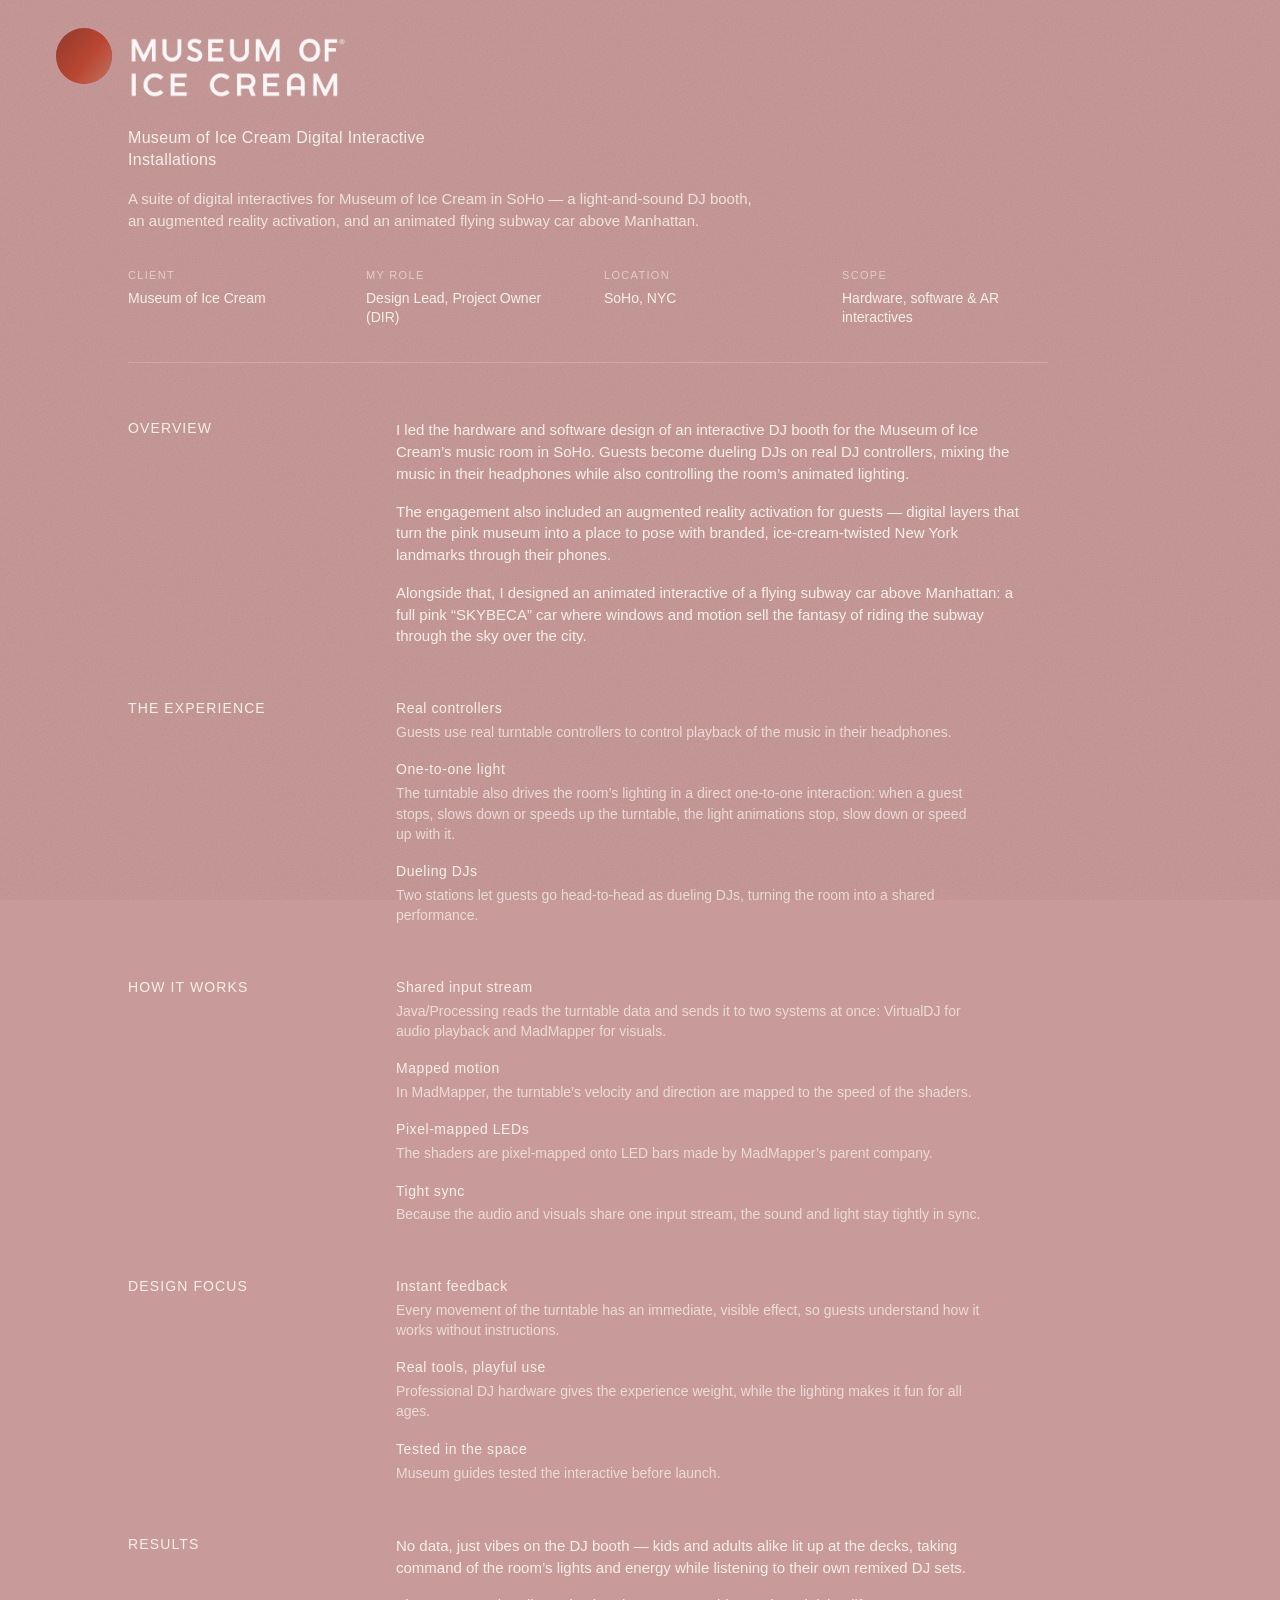
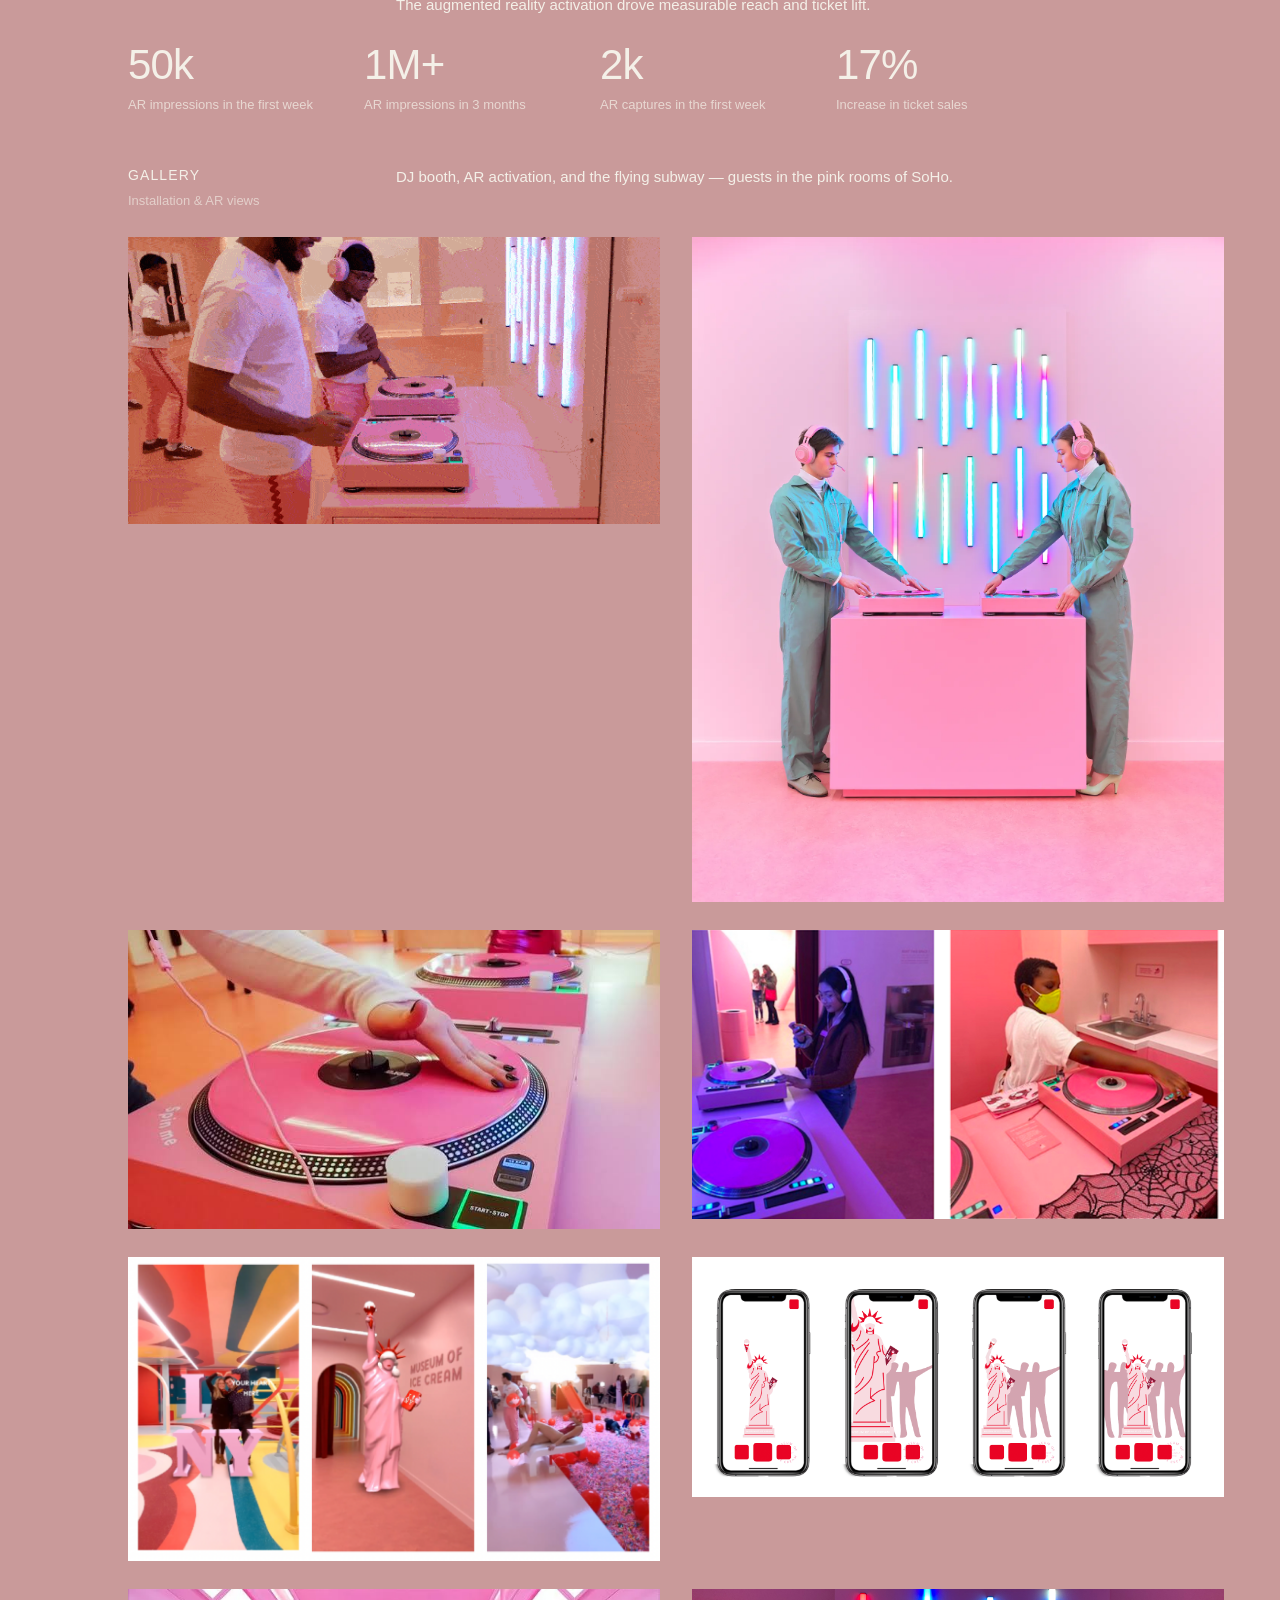
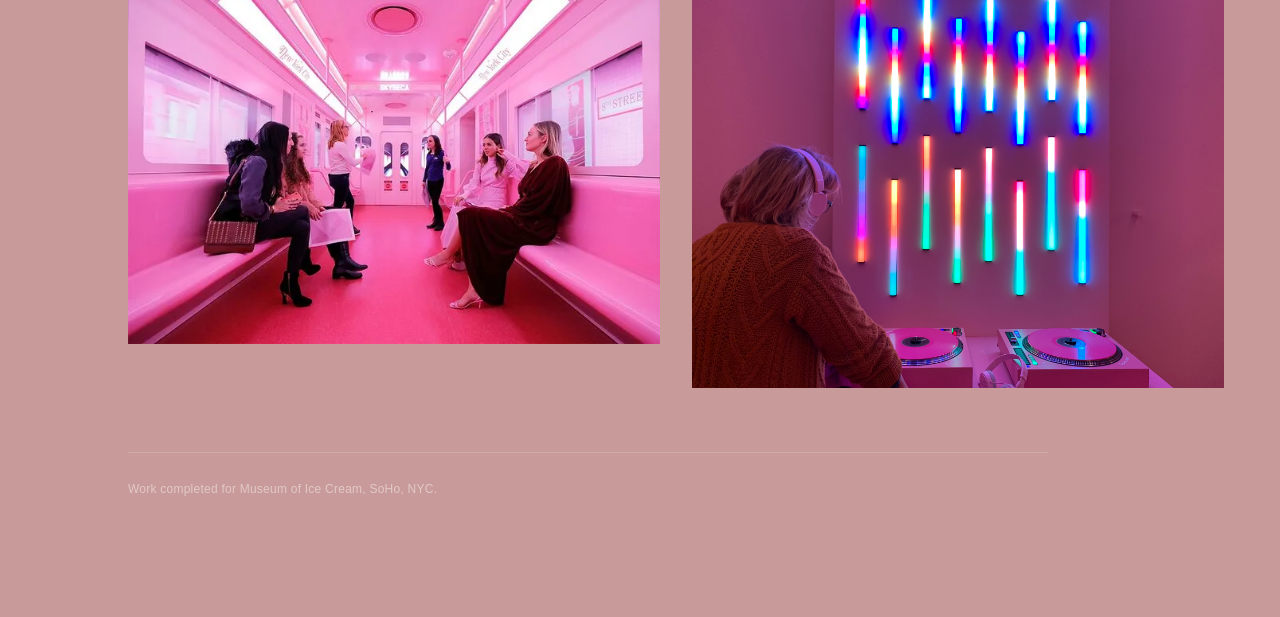
<file: moic-dj.html>
<!DOCTYPE html>
<html lang="en">
<head>
<meta charset="utf-8">
<meta name="viewport" content="width=device-width, initial-scale=1">
<title>Museum of Ice Cream Digital Interactive Installations — Breanna Faye</title>
<meta name="description" content="Digital interactive installations for Museum of Ice Cream in SoHo — DJ booth with light and sound, an augmented reality activation, and an animated flying subway car above Manhattan.">
<link rel="stylesheet" href="project-page.css?v=moic-gal3">
<style>
  :root { --ground: #c99a9a; }
</style>
</head>
<body>
<svg class="grain" aria-hidden="true">
  <filter id="paper" x="0" y="0" width="100%" height="100%">
    <feTurbulence type="fractalNoise" baseFrequency="0.8" numOctaves="2" stitchTiles="stitch"/>
    <feColorMatrix type="saturate" values="0"/>
  </filter>
  <rect width="100%" height="100%" filter="url(#paper)"/>
</svg>

<div class="menu-wrap">
  <button class="menu" type="button" aria-label="Back" aria-pressed="false">
    <span class="back-tri" aria-hidden="true">
      <svg viewBox="0 0 14 16">
        <polygon points="14,0 0,8 14,16" fill="currentColor"/>
      </svg>
    </span>
  </button>
</div>

<article id="page">
  <img class="brand" src="media/logos/museum-ice-cream.webp" alt="Museum of Ice Cream">
  <h1>Museum of Ice Cream Digital Interactive Installations</h1>
  <p class="lede">A suite of digital interactives for Museum of Ice Cream in SoHo — a light-and-sound DJ booth, an augmented reality activation, and an animated flying subway car above Manhattan.</p>

  <dl class="meta">
    <div>
      <dt>Client</dt>
      <dd>Museum of Ice Cream</dd>
    </div>
    <div>
      <dt>My Role</dt>
      <dd>Design Lead, Project Owner (DIR)</dd>
    </div>
    <div>
      <dt>Location</dt>
      <dd>SoHo, NYC</dd>
    </div>
    <div>
      <dt>Scope</dt>
      <dd>Hardware, software &amp; AR interactives</dd>
    </div>
  </dl>

  <section class="split">
    <div>
      <h2>Overview</h2>
    </div>
    <div class="body">
      <p>I led the hardware and software design of an interactive DJ booth for the Museum of Ice Cream’s music room in SoHo. Guests become dueling DJs on real DJ controllers, mixing the music in their headphones while also controlling the room’s animated lighting.</p>
      <p>The engagement also included an augmented reality activation for guests — digital layers that turn the pink museum into a place to pose with branded, ice-cream-twisted New York landmarks through their phones.</p>
      <p>Alongside that, I designed an animated interactive of a flying subway car above Manhattan: a full pink “SKYBECA” car where windows and motion sell the fantasy of riding the subway through the sky over the city.</p>
    </div>
  </section>

  <section class="split">
    <div>
      <h2>The Experience</h2>
    </div>
    <div class="process">
      <div class="step">
        <h4>Real controllers</h4>
        <p>Guests use real turntable controllers to control playback of the music in their headphones.</p>
      </div>
      <div class="step">
        <h4>One-to-one light</h4>
        <p>The turntable also drives the room’s lighting in a direct one-to-one interaction: when a guest stops, slows down or speeds up the turntable, the light animations stop, slow down or speed up with it.</p>
      </div>
      <div class="step">
        <h4>Dueling DJs</h4>
        <p>Two stations let guests go head-to-head as dueling DJs, turning the room into a shared performance.</p>
      </div>
    </div>
  </section>

  <section class="split">
    <div>
      <h2>How It Works</h2>
    </div>
    <div class="process">
      <div class="step">
        <h4>Shared input stream</h4>
        <p>Java/Processing reads the turntable data and sends it to two systems at once: VirtualDJ for audio playback and MadMapper for visuals.</p>
      </div>
      <div class="step">
        <h4>Mapped motion</h4>
        <p>In MadMapper, the turntable’s velocity and direction are mapped to the speed of the shaders.</p>
      </div>
      <div class="step">
        <h4>Pixel-mapped LEDs</h4>
        <p>The shaders are pixel-mapped onto LED bars made by MadMapper’s parent company.</p>
      </div>
      <div class="step">
        <h4>Tight sync</h4>
        <p>Because the audio and visuals share one input stream, the sound and light stay tightly in sync.</p>
      </div>
    </div>
  </section>

  <section class="split">
    <div>
      <h2>Design Focus</h2>
    </div>
    <div class="process">
      <div class="step">
        <h4>Instant feedback</h4>
        <p>Every movement of the turntable has an immediate, visible effect, so guests understand how it works without instructions.</p>
      </div>
      <div class="step">
        <h4>Real tools, playful use</h4>
        <p>Professional DJ hardware gives the experience weight, while the lighting makes it fun for all ages.</p>
      </div>
      <div class="step">
        <h4>Tested in the space</h4>
        <p>Museum guides tested the interactive before launch.</p>
      </div>
    </div>
  </section>

  <section>
    <div class="split">
      <div>
        <h2>Results</h2>
      </div>
      <div class="body">
        <p>No data, just vibes on the DJ booth — kids and adults alike lit up at the decks, taking command of the room’s lights and energy while listening to their own remixed DJ sets.</p>
        <p>The augmented reality activation drove measurable reach and ticket lift.</p>
      </div>
    </div>
    <div class="stats">
      <div class="stat"><div class="num">50k</div><div class="label">AR impressions in the first week</div></div>
      <div class="stat"><div class="num">1M+</div><div class="label">AR impressions in 3 months</div></div>
      <div class="stat"><div class="num">2k</div><div class="label">AR captures in the first week</div></div>
      <div class="stat"><div class="num">17%</div><div class="label">Increase in ticket sales</div></div>
    </div>
  </section>

  <section class="wide">
    <div class="split">
      <div>
        <h2>Gallery</h2>
        <p class="section-label">Installation &amp; AR views</p>
      </div>
      <div class="body">
        <p>DJ booth, AR activation, and the flying subway — guests in the pink rooms of SoHo.</p>
      </div>
    </div>
    <div class="gallery">
      <figure class="shot">
        <img src="media/moic/moic-01.gif" alt="Guest DJing on pink turntables in the Museum of Ice Cream music room">
      </figure>
      <figure class="shot">
        <img src="media/moic/moic-02.webp" alt="Two performers at matching pink DJ stations with neon light bars behind them">
      </figure>
      <figure class="shot">
        <img src="media/moic/moic-03.jpg" alt="Close-up of a hand on a pink turntable labeled Spin me">
      </figure>
      <figure class="shot">
        <img src="media/moic/moic-04.png" alt="Kids interacting with colorful DJ decks at Museum of Ice Cream installations">
      </figure>
      <figure class="shot">
        <img src="media/moic/moic-05.png" alt="I heart NY photo moment and AR Statue of Liberty with ice cream cone beside the sprinkle pool">
      </figure>
      <figure class="shot">
        <img src="media/moic/moic-06.png" alt="Phone screens from the Museum of Ice Cream augmented reality activation with Statue of Liberty">
      </figure>
      <figure class="shot">
        <img src="media/moic/moic-07.png" alt="Pink SKYBECA flying subway car interior above Manhattan">
      </figure>
      <figure class="shot">
        <img src="media/moic/moic-08.jpg" alt="DJ at pink turntables with neon equalizer light bars behind the booth">
      </figure>
    </div>
  </section>

  <footer>
    Work completed for Museum of Ice Cream, SoHo, NYC.
  </footer>
</article>

<div id="cursor" aria-hidden="true">
  <svg viewBox="0 0 31.1769 18" width="38.105" height="22">
    <polygon points="0,0 31.1769,0 31.1769,18" fill="currentColor"/>
  </svg>
</div>

<script src="project-page.js?v=white-tri"></script>
</body>
</html>
</file>
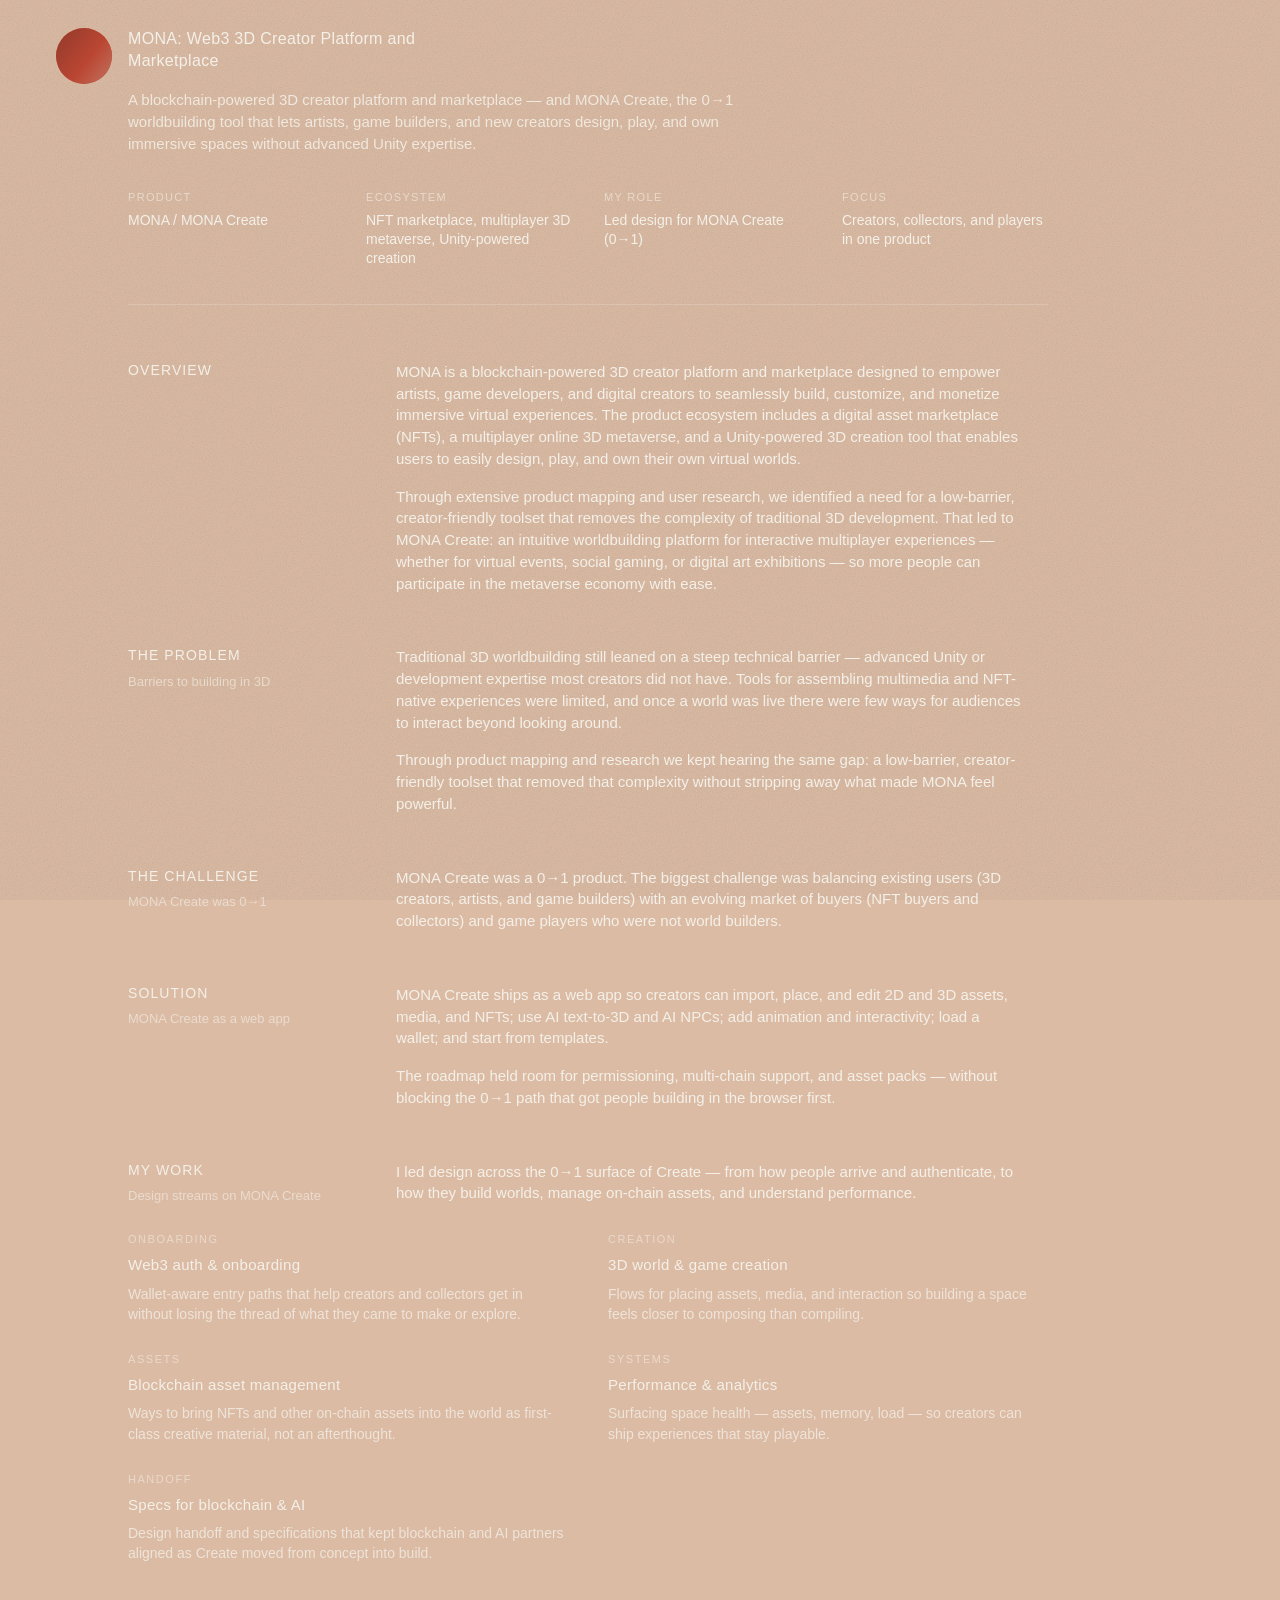
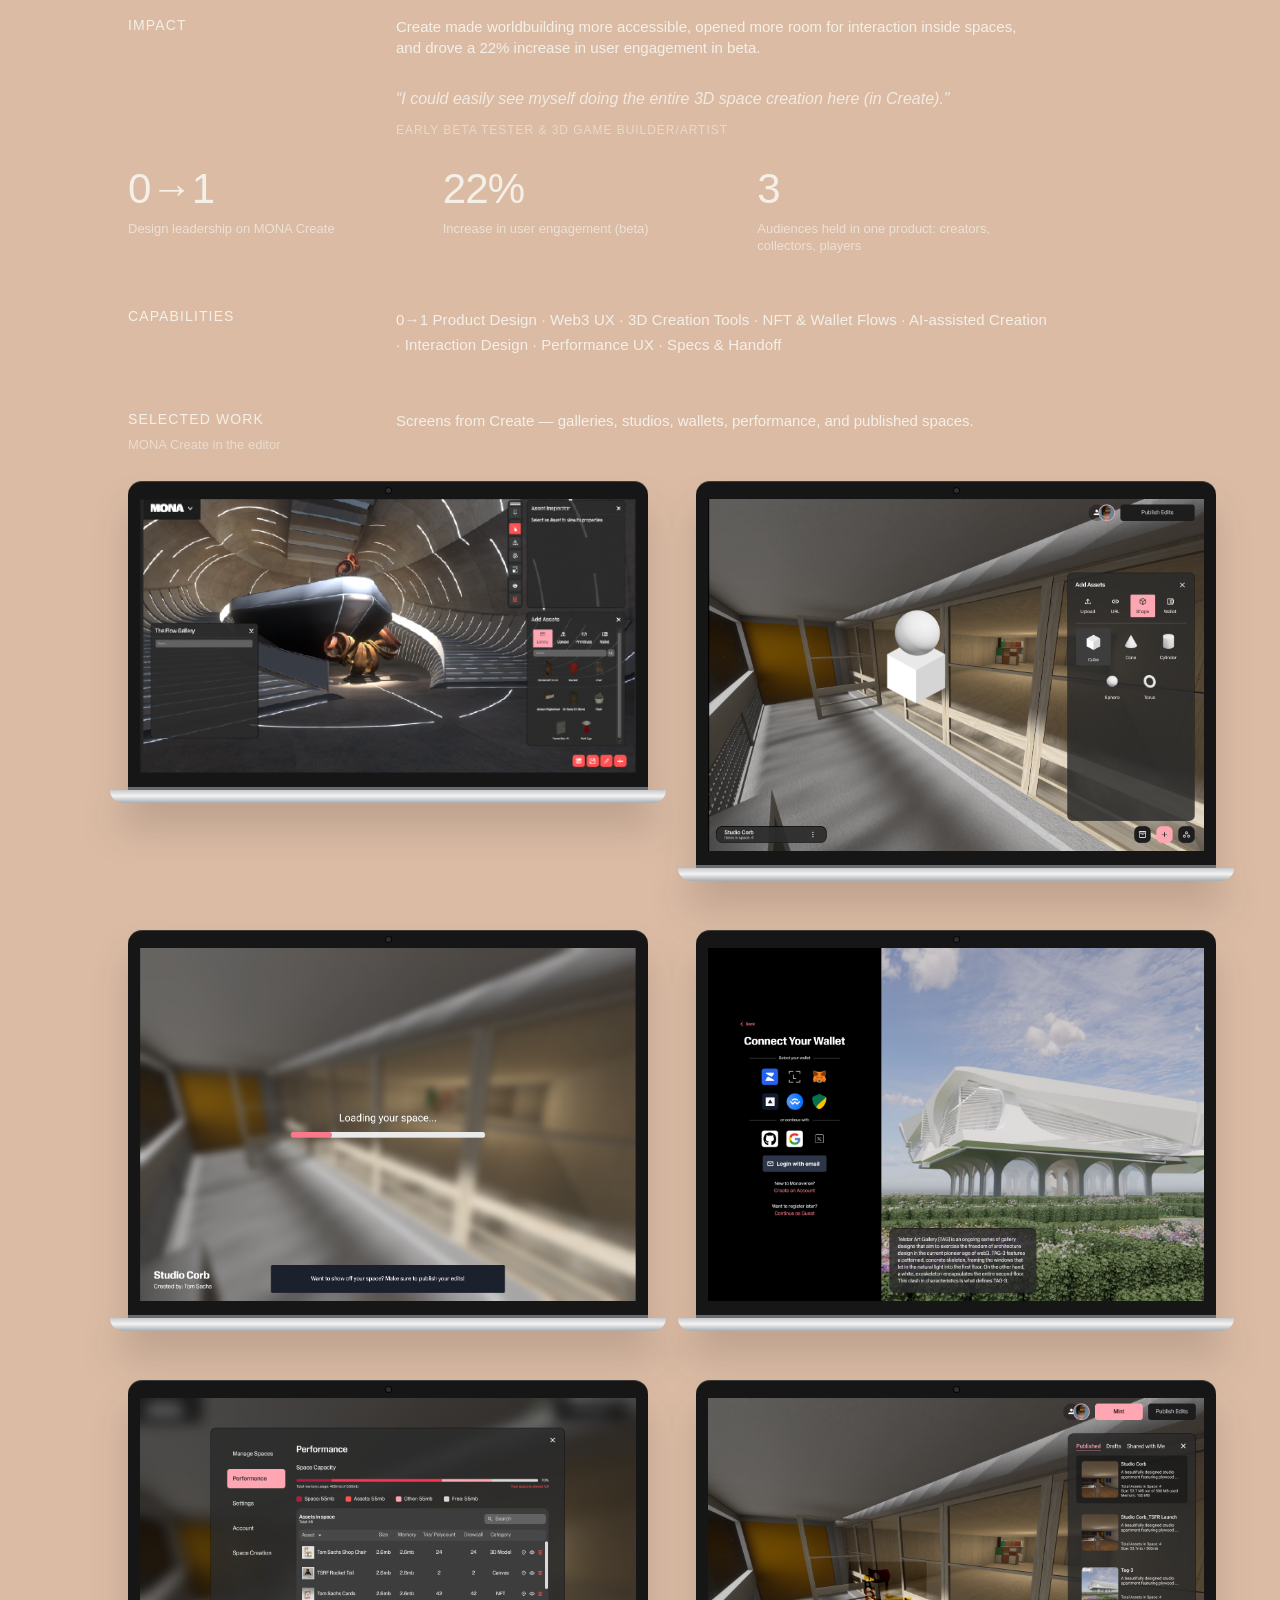
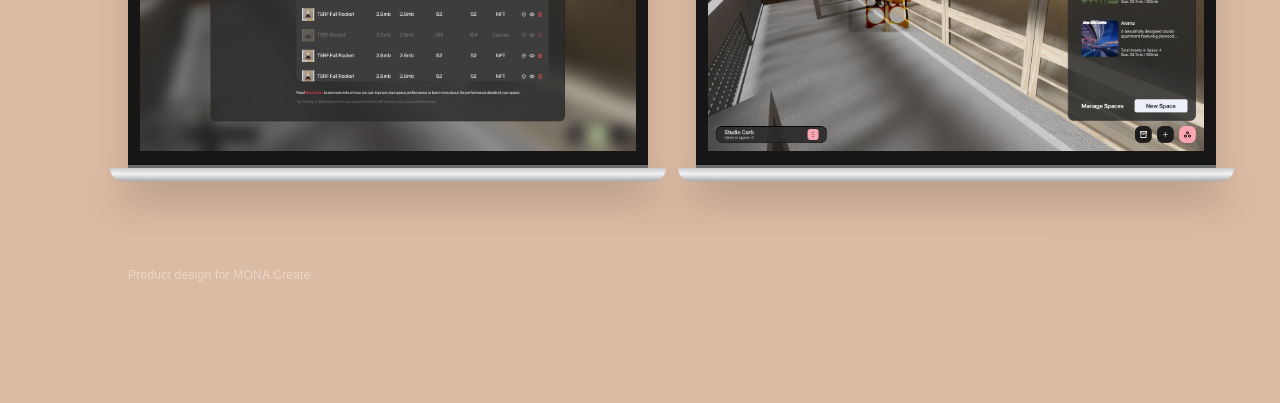
<file: mona.html>
<!DOCTYPE html>
<html lang="en">
<head>
<meta charset="utf-8">
<meta name="viewport" content="width=device-width, initial-scale=1">
<title>MONA: Web3 3D Creator Platform and Marketplace — Breanna Faye</title>
<meta name="description" content="0→1 product design for MONA Create — a blockchain-powered 3D creator platform and marketplace.">
<link rel="stylesheet" href="project-page.css?v=white-tri">
<style>
  :root { --ground: #dbbba4; }
</style>
</head>
<body>
<svg class="grain" aria-hidden="true">
  <filter id="paper" x="0" y="0" width="100%" height="100%">
    <feTurbulence type="fractalNoise" baseFrequency="0.8" numOctaves="2" stitchTiles="stitch"/>
    <feColorMatrix type="saturate" values="0"/>
  </filter>
  <rect width="100%" height="100%" filter="url(#paper)"/>
</svg>

<div class="menu-wrap">
  <button class="menu" type="button" aria-label="Back" aria-pressed="false">
    <span class="back-tri" aria-hidden="true">
      <svg viewBox="0 0 14 16">
        <polygon points="14,0 0,8 14,16" fill="currentColor"/>
      </svg>
    </span>
  </button>
</div>

<article id="page">
  <h1>MONA: Web3 3D Creator Platform and Marketplace</h1>
  <p class="lede">A blockchain-powered 3D creator platform and marketplace — and MONA Create, the 0→1 worldbuilding tool that lets artists, game builders, and new creators design, play, and own immersive spaces without advanced Unity expertise.</p>

  <dl class="meta">
    <div>
      <dt>Product</dt>
      <dd>MONA / MONA Create</dd>
    </div>
    <div>
      <dt>Ecosystem</dt>
      <dd>NFT marketplace, multiplayer 3D metaverse, Unity-powered creation</dd>
    </div>
    <div>
      <dt>My Role</dt>
      <dd>Led design for MONA Create (0→1)</dd>
    </div>
    <div>
      <dt>Focus</dt>
      <dd>Creators, collectors, and players in one product</dd>
    </div>
  </dl>

  <section class="split">
    <div>
      <h2>Overview</h2>
    </div>
    <div class="body">
      <p>MONA is a blockchain-powered 3D creator platform and marketplace designed to empower artists, game developers, and digital creators to seamlessly build, customize, and monetize immersive virtual experiences. The product ecosystem includes a digital asset marketplace (NFTs), a multiplayer online 3D metaverse, and a Unity-powered 3D creation tool that enables users to easily design, play, and own their own virtual worlds.</p>
      <p>Through extensive product mapping and user research, we identified a need for a low-barrier, creator-friendly toolset that removes the complexity of traditional 3D development. That led to MONA Create: an intuitive worldbuilding platform for interactive multiplayer experiences — whether for virtual events, social gaming, or digital art exhibitions — so more people can participate in the metaverse economy with ease.</p>
    </div>
  </section>

  <section class="split">
    <div>
      <h2>The Problem</h2>
      <p class="section-label">Barriers to building in 3D</p>
    </div>
    <div class="body">
      <p>Traditional 3D worldbuilding still leaned on a steep technical barrier — advanced Unity or development expertise most creators did not have. Tools for assembling multimedia and NFT-native experiences were limited, and once a world was live there were few ways for audiences to interact beyond looking around.</p>
      <p>Through product mapping and research we kept hearing the same gap: a low-barrier, creator-friendly toolset that removed that complexity without stripping away what made MONA feel powerful.</p>
    </div>
  </section>

  <section class="split">
    <div>
      <h2>The Challenge</h2>
      <p class="section-label">MONA Create was 0→1</p>
    </div>
    <div class="body">
      <p>MONA Create was a 0→1 product. The biggest challenge was balancing existing users (3D creators, artists, and game builders) with an evolving market of buyers (NFT buyers and collectors) and game players who were not world builders.</p>
    </div>
  </section>

  <section class="split">
    <div>
      <h2>Solution</h2>
      <p class="section-label">MONA Create as a web app</p>
    </div>
    <div class="body">
      <p>MONA Create ships as a web app so creators can import, place, and edit 2D and 3D assets, media, and NFTs; use AI text-to-3D and AI NPCs; add animation and interactivity; load a wallet; and start from templates.</p>
      <p>The roadmap held room for permissioning, multi-chain support, and asset packs — without blocking the 0→1 path that got people building in the browser first.</p>
    </div>
  </section>

  <section>
    <div class="split">
      <div>
        <h2>My Work</h2>
        <p class="section-label">Design streams on MONA Create</p>
      </div>
      <div class="body">
        <p>I led design across the 0→1 surface of Create — from how people arrive and authenticate, to how they build worlds, manage on-chain assets, and understand performance.</p>
      </div>
    </div>
    <div class="streams">
      <div class="stream">
        <span class="tag">Onboarding</span>
        <h3>Web3 auth &amp; onboarding</h3>
        <p>Wallet-aware entry paths that help creators and collectors get in without losing the thread of what they came to make or explore.</p>
      </div>
      <div class="stream">
        <span class="tag">Creation</span>
        <h3>3D world &amp; game creation</h3>
        <p>Flows for placing assets, media, and interaction so building a space feels closer to composing than compiling.</p>
      </div>
      <div class="stream">
        <span class="tag">Assets</span>
        <h3>Blockchain asset management</h3>
        <p>Ways to bring NFTs and other on-chain assets into the world as first-class creative material, not an afterthought.</p>
      </div>
      <div class="stream">
        <span class="tag">Systems</span>
        <h3>Performance &amp; analytics</h3>
        <p>Surfacing space health — assets, memory, load — so creators can ship experiences that stay playable.</p>
      </div>
      <div class="stream">
        <span class="tag">Handoff</span>
        <h3>Specs for blockchain &amp; AI</h3>
        <p>Design handoff and specifications that kept blockchain and AI partners aligned as Create moved from concept into build.</p>
      </div>
    </div>
  </section>

  <section>
    <div class="split">
      <div><h2>Impact</h2></div>
      <div class="body">
        <p>Create made worldbuilding more accessible, opened more room for interaction inside spaces, and drove a 22% increase in user engagement in beta.</p>
        <blockquote class="quote">
          “I could easily see myself doing the entire 3D space creation here (in Create)."
          <cite>Early beta tester &amp; 3D game builder/artist</cite>
        </blockquote>
      </div>
    </div>
    <div class="stats">
      <div class="stat"><div class="num">0→1</div><div class="label">Design leadership on MONA Create</div></div>
      <div class="stat"><div class="num">22%</div><div class="label">Increase in user engagement (beta)</div></div>
      <div class="stat"><div class="num">3</div><div class="label">Audiences held in one product: creators, collectors, players</div></div>
    </div>
  </section>

  <section class="split">
    <div><h2>Capabilities</h2></div>
    <p class="caps">0→1 Product Design · Web3 UX · 3D Creation Tools · NFT &amp; Wallet Flows · AI-assisted Creation · Interaction Design · Performance UX · Specs &amp; Handoff</p>
  </section>

  <section class="wide">
    <div class="split">
      <div>
        <h2>Selected Work</h2>
        <p class="section-label">MONA Create in the editor</p>
      </div>
      <div class="body">
        <p>Screens from Create — galleries, studios, wallets, performance, and published spaces.</p>
      </div>
    </div>
    <div class="screens">
      <figure class="macbook">
        <div class="macbook-lid">
          <span class="macbook-cam" aria-hidden="true"></span>
          <div class="macbook-screen is-crop">
            <img src="media/mona/mona-01.png" alt="The Flux Gallery in the MONA editor, with the asset inspector open">
          </div>
        </div>
        <div class="macbook-base" aria-hidden="true"></div>
      </figure>
      <figure class="macbook">
        <div class="macbook-lid">
          <span class="macbook-cam" aria-hidden="true"></span>
          <div class="macbook-screen">
            <img src="media/mona/mona-02.png" alt="Adding shapes inside a plywood studio space">
          </div>
        </div>
        <div class="macbook-base" aria-hidden="true"></div>
      </figure>
      <figure class="macbook">
        <div class="macbook-lid">
          <span class="macbook-cam" aria-hidden="true"></span>
          <div class="macbook-screen">
            <img src="media/mona/mona-03.png" alt="A space loading, with a note to publish edits">
          </div>
        </div>
        <div class="macbook-base" aria-hidden="true"></div>
      </figure>
      <figure class="macbook">
        <div class="macbook-lid">
          <span class="macbook-cam" aria-hidden="true"></span>
          <div class="macbook-screen">
            <img src="media/mona/mona-04.png" alt="Connecting a wallet beside the Telstar Art Gallery">
          </div>
        </div>
        <div class="macbook-base" aria-hidden="true"></div>
      </figure>
      <figure class="macbook">
        <div class="macbook-lid">
          <span class="macbook-cam" aria-hidden="true"></span>
          <div class="macbook-screen">
            <img src="media/mona/mona-05.png" alt="Space performance, with assets and memory use">
          </div>
        </div>
        <div class="macbook-base" aria-hidden="true"></div>
      </figure>
      <figure class="macbook">
        <div class="macbook-lid">
          <span class="macbook-cam" aria-hidden="true"></span>
          <div class="macbook-screen">
            <img src="media/mona/mona-06.png" alt="Published spaces, including Studio Corb and Tag-3">
          </div>
        </div>
        <div class="macbook-base" aria-hidden="true"></div>
      </figure>
    </div>
  </section>

  <footer>
    Product design for MONA Create.
  </footer>
</article>

<div id="cursor" aria-hidden="true">
  <svg viewBox="0 0 31.1769 18" width="38.105" height="22">
    <polygon points="0,0 31.1769,0 31.1769,18" fill="currentColor"/>
  </svg>
</div>

<script src="project-page.js?v=white-tri"></script>
</body>
</html>
</file>
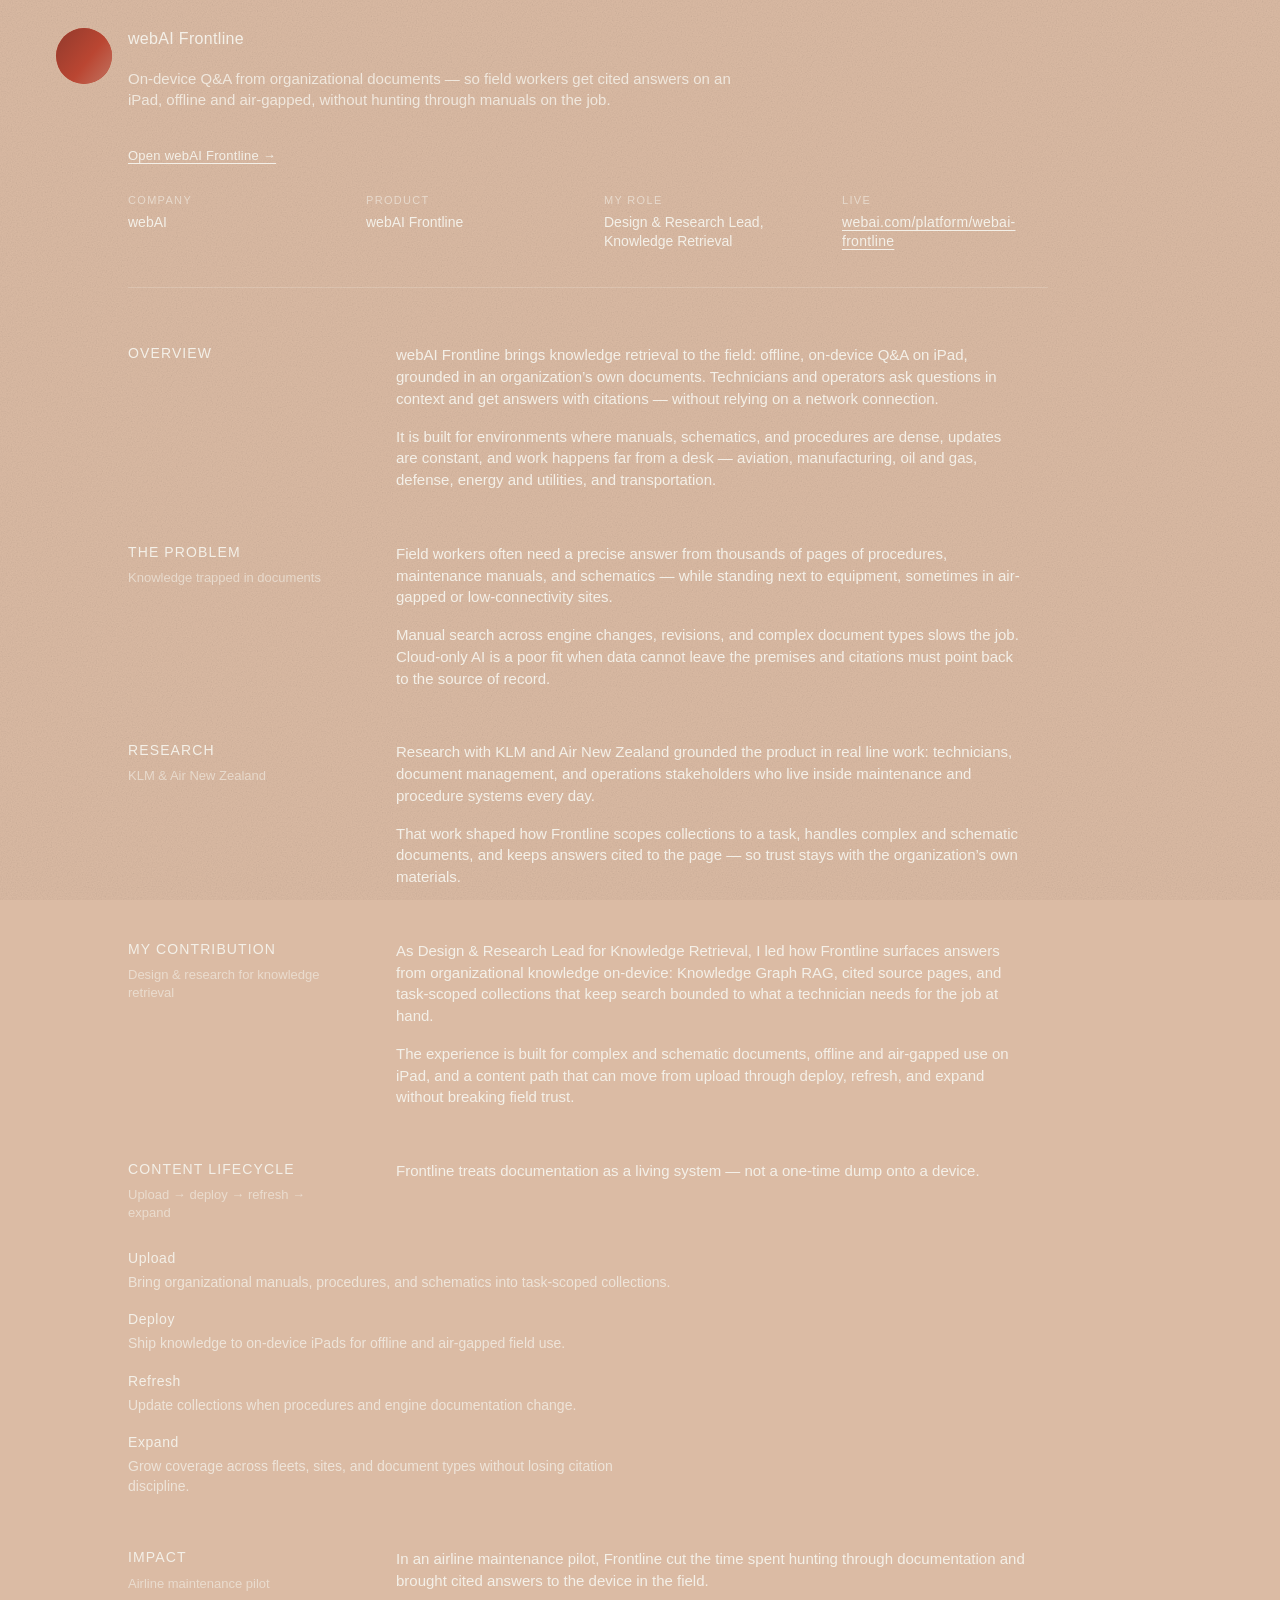
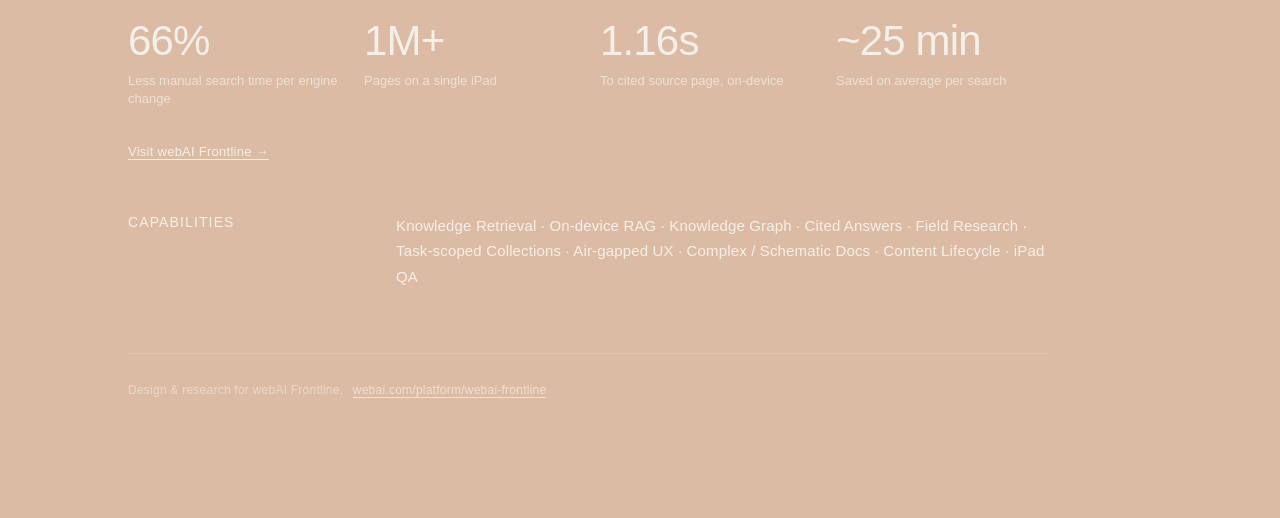
<file: webai-frontline.html>
<!DOCTYPE html>
<html lang="en">
<head>
<meta charset="utf-8">
<meta name="viewport" content="width=device-width, initial-scale=1">
<title>webAI Frontline — Breanna Faye</title>
<meta name="description" content="Design &amp; research leadership on webAI Frontline — on-device knowledge retrieval for field workers, with cited answers from organizational docs.">
<link rel="stylesheet" href="project-page.css?v=white-tri">
<style>
  :root { --ground: #dbbba4; }
</style>
</head>
<body>
<svg class="grain" aria-hidden="true">
  <filter id="paper" x="0" y="0" width="100%" height="100%">
    <feTurbulence type="fractalNoise" baseFrequency="0.8" numOctaves="2" stitchTiles="stitch"/>
    <feColorMatrix type="saturate" values="0"/>
  </filter>
  <rect width="100%" height="100%" filter="url(#paper)"/>
</svg>

<div class="menu-wrap">
  <button class="menu" type="button" aria-label="Back" aria-pressed="false">
    <span class="back-tri" aria-hidden="true">
      <svg viewBox="0 0 14 16">
        <polygon points="14,0 0,8 14,16" fill="currentColor"/>
      </svg>
    </span>
  </button>
</div>

<article id="page">
  <h1>webAI Frontline</h1>
  <p class="lede">On-device Q&amp;A from organizational documents — so field workers get cited answers on an iPad, offline and air-gapped, without hunting through manuals on the job.</p>

  <p class="out-row">
    <a class="out-link" href="https://www.webai.com/platform/webai-frontline" target="_blank" rel="noopener noreferrer">Open webAI Frontline →</a>
  </p>

  <dl class="meta">
    <div>
      <dt>Company</dt>
      <dd>webAI</dd>
    </div>
    <div>
      <dt>Product</dt>
      <dd>webAI Frontline</dd>
    </div>
    <div>
      <dt>My Role</dt>
      <dd>Design &amp; Research Lead, Knowledge Retrieval</dd>
    </div>
    <div>
      <dt>Live</dt>
      <dd><a class="out-link" href="https://www.webai.com/platform/webai-frontline" target="_blank" rel="noopener noreferrer">webai.com/platform/webai-frontline</a></dd>
    </div>
  </dl>

  <section class="split">
    <div>
      <h2>Overview</h2>
    </div>
    <div class="body">
      <p>webAI Frontline brings knowledge retrieval to the field: offline, on-device Q&amp;A on iPad, grounded in an organization’s own documents. Technicians and operators ask questions in context and get answers with citations — without relying on a network connection.</p>
      <p>It is built for environments where manuals, schematics, and procedures are dense, updates are constant, and work happens far from a desk — aviation, manufacturing, oil and gas, defense, energy and utilities, and transportation.</p>
    </div>
  </section>

  <section class="split">
    <div>
      <h2>The Problem</h2>
      <p class="section-label">Knowledge trapped in documents</p>
    </div>
    <div class="body">
      <p>Field workers often need a precise answer from thousands of pages of procedures, maintenance manuals, and schematics — while standing next to equipment, sometimes in air-gapped or low-connectivity sites.</p>
      <p>Manual search across engine changes, revisions, and complex document types slows the job. Cloud-only AI is a poor fit when data cannot leave the premises and citations must point back to the source of record.</p>
    </div>
  </section>

  <section class="split">
    <div>
      <h2>Research</h2>
      <p class="section-label">KLM &amp; Air New Zealand</p>
    </div>
    <div class="body">
      <p>Research with KLM and Air New Zealand grounded the product in real line work: technicians, document management, and operations stakeholders who live inside maintenance and procedure systems every day.</p>
      <p>That work shaped how Frontline scopes collections to a task, handles complex and schematic documents, and keeps answers cited to the page — so trust stays with the organization’s own materials.</p>
    </div>
  </section>

  <section class="split">
    <div>
      <h2>My Contribution</h2>
      <p class="section-label">Design &amp; research for knowledge retrieval</p>
    </div>
    <div class="body">
      <p>As Design &amp; Research Lead for Knowledge Retrieval, I led how Frontline surfaces answers from organizational knowledge on-device: Knowledge Graph RAG, cited source pages, and task-scoped collections that keep search bounded to what a technician needs for the job at hand.</p>
      <p>The experience is built for complex and schematic documents, offline and air-gapped use on iPad, and a content path that can move from upload through deploy, refresh, and expand without breaking field trust.</p>
    </div>
  </section>

  <section>
    <div class="split">
      <div>
        <h2>Content Lifecycle</h2>
        <p class="section-label">Upload → deploy → refresh → expand</p>
      </div>
      <div class="body">
        <p>Frontline treats documentation as a living system — not a one-time dump onto a device.</p>
      </div>
    </div>
    <div class="process" style="margin-top: 28px; max-width: 42em;">
      <div class="step">
        <h4>Upload</h4>
        <p>Bring organizational manuals, procedures, and schematics into task-scoped collections.</p>
      </div>
      <div class="step">
        <h4>Deploy</h4>
        <p>Ship knowledge to on-device iPads for offline and air-gapped field use.</p>
      </div>
      <div class="step">
        <h4>Refresh</h4>
        <p>Update collections when procedures and engine documentation change.</p>
      </div>
      <div class="step">
        <h4>Expand</h4>
        <p>Grow coverage across fleets, sites, and document types without losing citation discipline.</p>
      </div>
    </div>
  </section>

  <section>
    <div class="split">
      <div>
        <h2>Impact</h2>
        <p class="section-label">Airline maintenance pilot</p>
      </div>
      <div class="body">
        <p>In an airline maintenance pilot, Frontline cut the time spent hunting through documentation and brought cited answers to the device in the field.</p>
      </div>
    </div>
    <div class="stats">
      <div class="stat"><div class="num">66%</div><div class="label">Less manual search time per engine change</div></div>
      <div class="stat"><div class="num">1M+</div><div class="label">Pages on a single iPad</div></div>
      <div class="stat"><div class="num">1.16s</div><div class="label">To cited source page, on-device</div></div>
      <div class="stat"><div class="num">~25 min</div><div class="label">Saved on average per search</div></div>
    </div>
    <p class="out-row" style="margin-top: 36px;">
      <a class="out-link" href="https://www.webai.com/platform/webai-frontline" target="_blank" rel="noopener noreferrer">Visit webAI Frontline →</a>
    </p>
  </section>

  <section class="split">
    <div><h2>Capabilities</h2></div>
    <p class="caps">Knowledge Retrieval · On-device RAG · Knowledge Graph · Cited Answers · Field Research · Task-scoped Collections · Air-gapped UX · Complex / Schematic Docs · Content Lifecycle · iPad QA</p>
  </section>

  <footer>
    Design &amp; research for webAI Frontline.
    <a class="out-link" href="https://www.webai.com/platform/webai-frontline" target="_blank" rel="noopener noreferrer">webai.com/platform/webai-frontline</a>
  </footer>
</article>

<div id="cursor" aria-hidden="true">
  <svg viewBox="0 0 31.1769 18" width="38.105" height="22">
    <polygon points="0,0 31.1769,0 31.1769,18" fill="currentColor"/>
  </svg>
</div>

<script src="project-page.js?v=white-tri"></script>
</body>
</html>
</file>
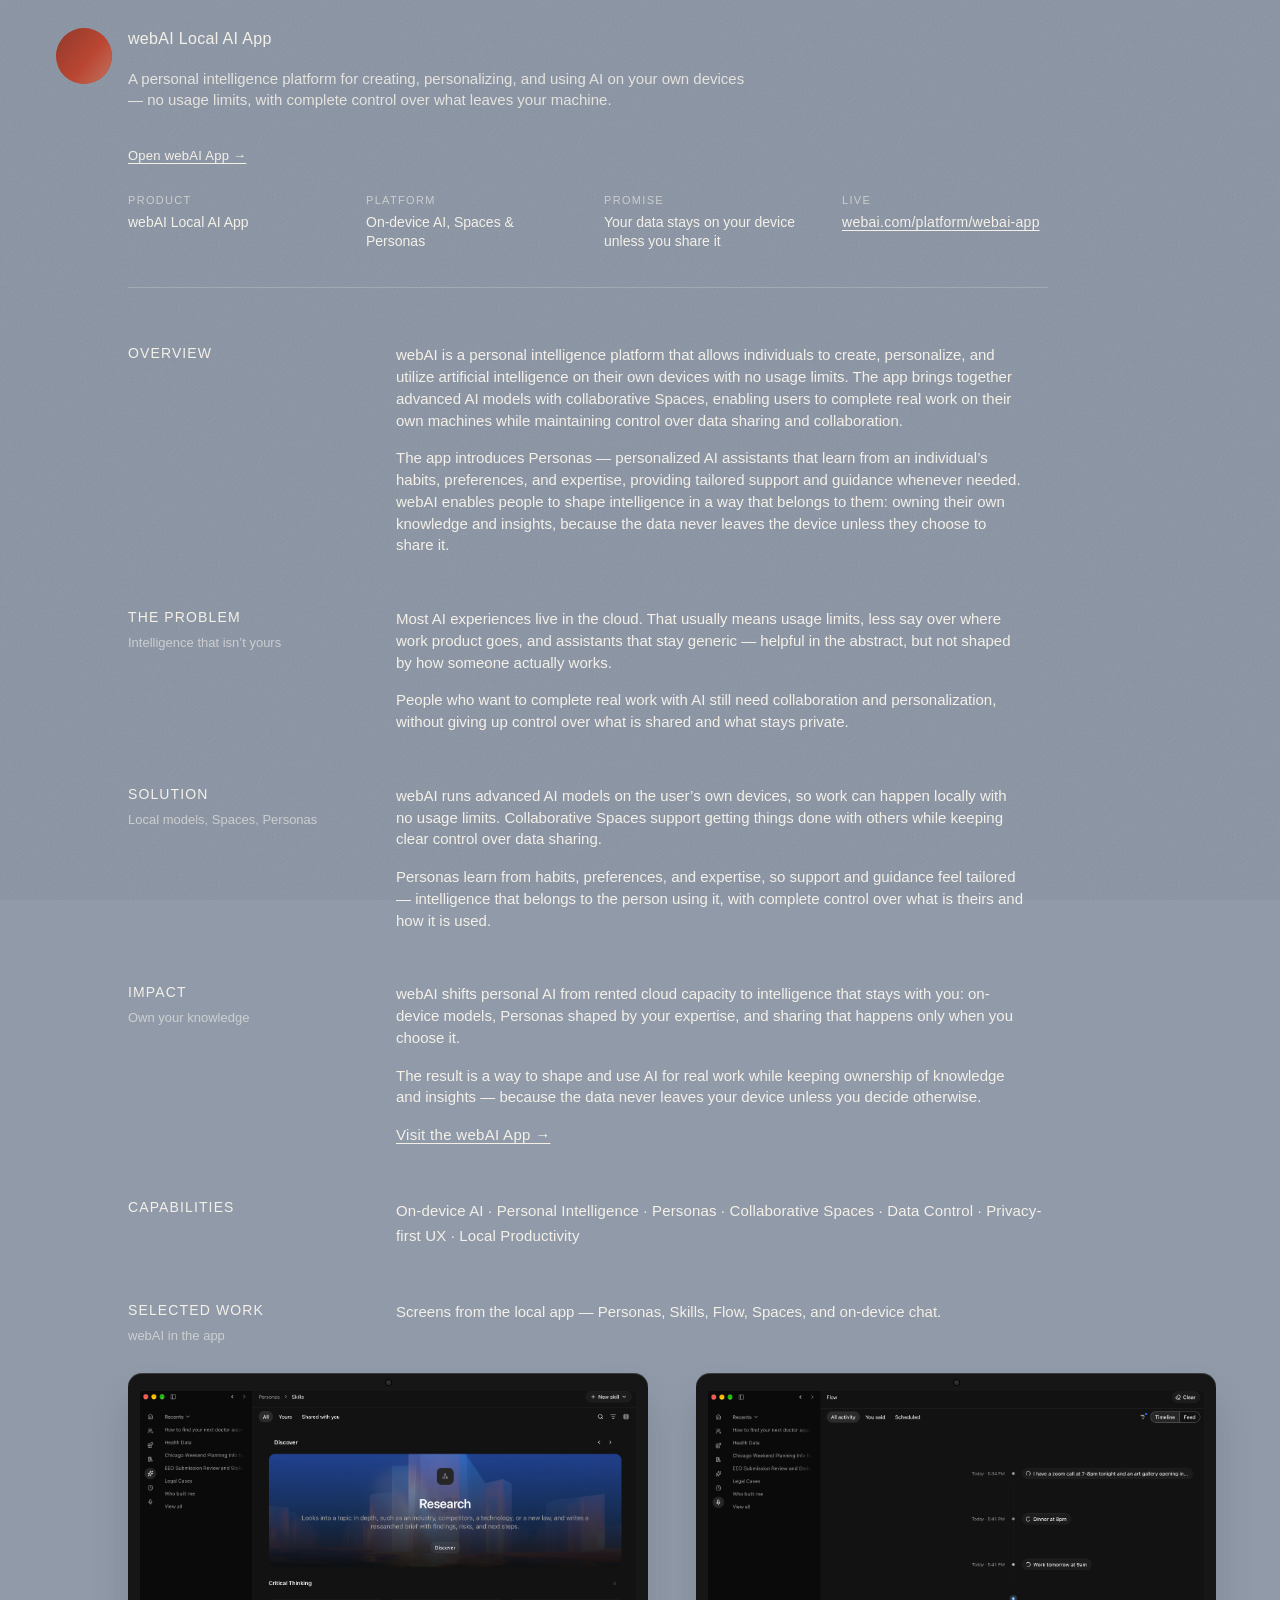
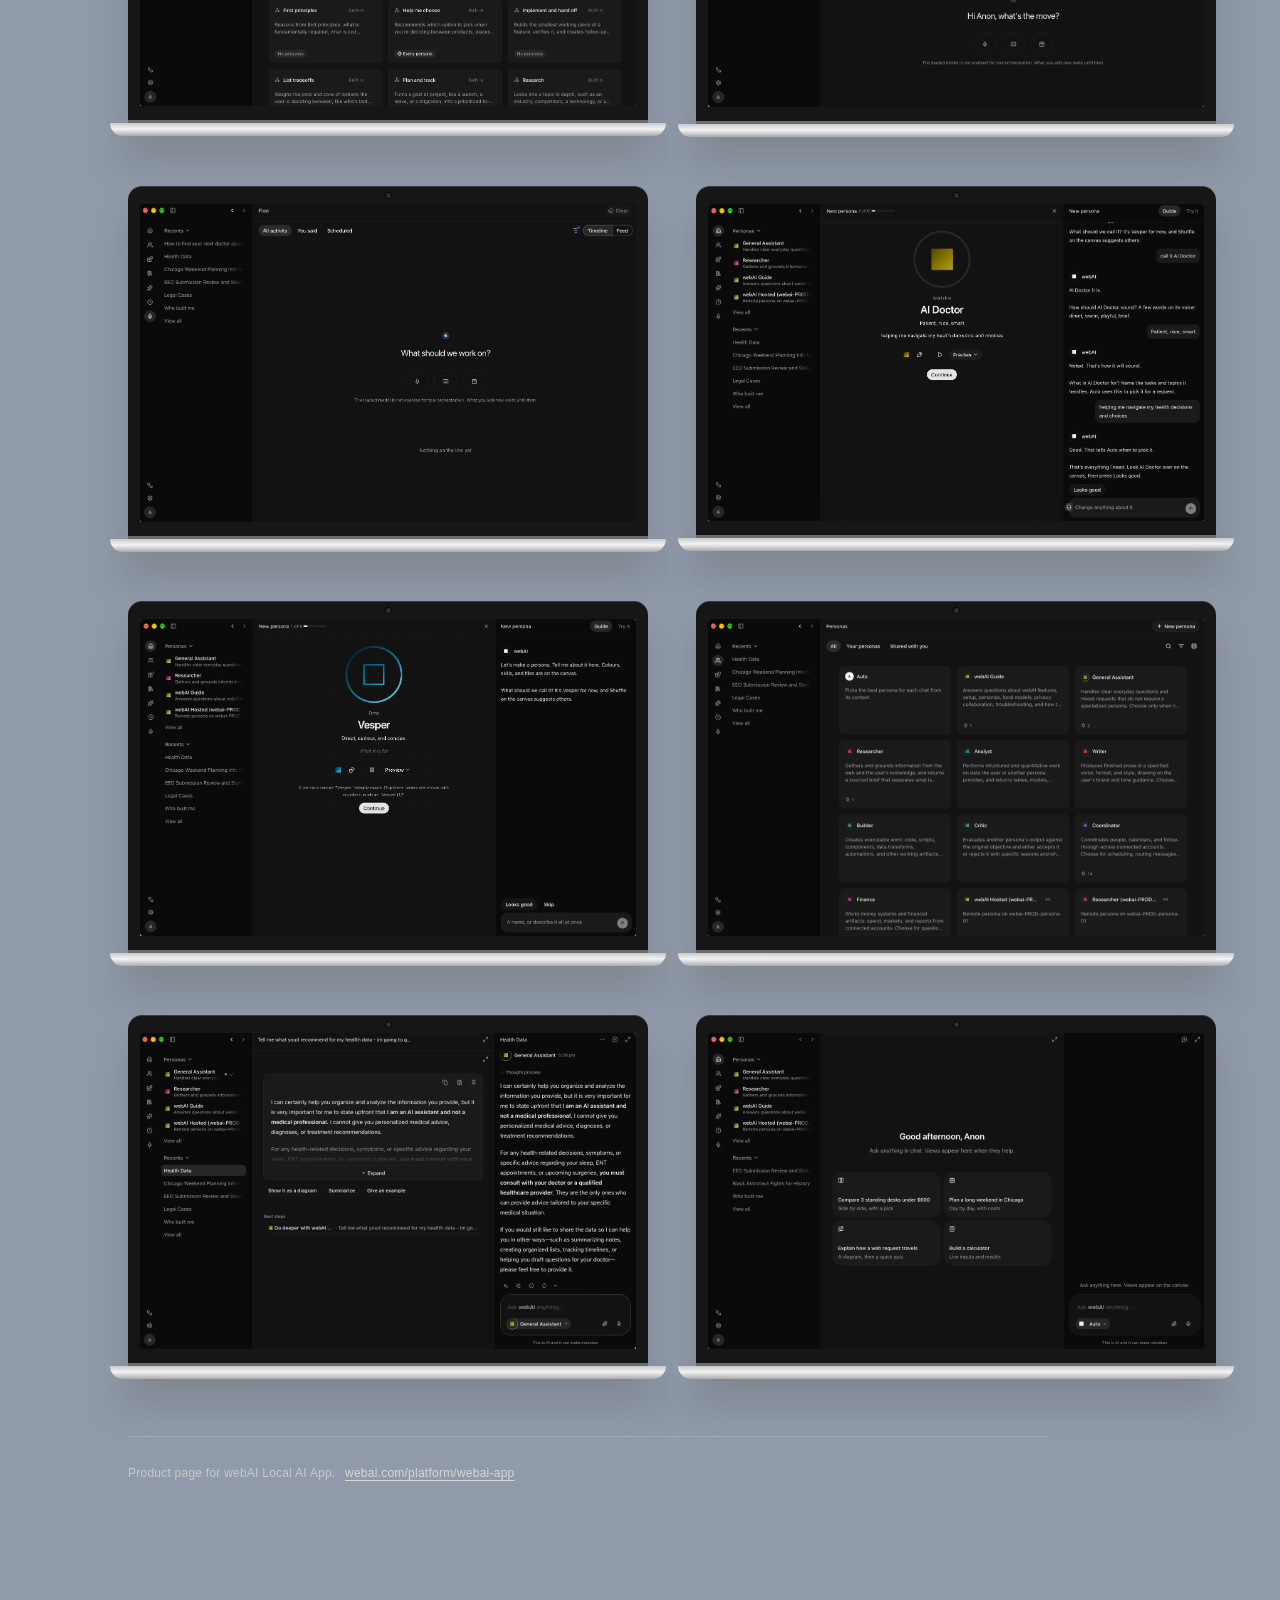
<file: webai.html>
<!DOCTYPE html>
<html lang="en">
<head>
<meta charset="utf-8">
<meta name="viewport" content="width=device-width, initial-scale=1">
<title>webAI Local AI App — Breanna Faye</title>
<meta name="description" content="webAI — a personal intelligence platform for creating and using AI on your own devices, with Personas, Spaces, and data that stays yours.">
<link rel="stylesheet" href="project-page.css?v=white-tri">
<style>
  :root { --ground: #909aa9; }
</style>
</head>
<body>
<svg class="grain" aria-hidden="true">
  <filter id="paper" x="0" y="0" width="100%" height="100%">
    <feTurbulence type="fractalNoise" baseFrequency="0.8" numOctaves="2" stitchTiles="stitch"/>
    <feColorMatrix type="saturate" values="0"/>
  </filter>
  <rect width="100%" height="100%" filter="url(#paper)"/>
</svg>

<div class="menu-wrap">
  <button class="menu" type="button" aria-label="Back" aria-pressed="false">
    <span class="back-tri" aria-hidden="true">
      <svg viewBox="0 0 14 16">
        <polygon points="14,0 0,8 14,16" fill="currentColor"/>
      </svg>
    </span>
  </button>
</div>

<article id="page">
  <h1>webAI Local AI App</h1>
  <p class="lede">A personal intelligence platform for creating, personalizing, and using AI on your own devices — no usage limits, with complete control over what leaves your machine.</p>

  <p class="out-row">
    <a class="out-link" href="https://www.webai.com/platform/webai-app" target="_blank" rel="noopener noreferrer">Open webAI App →</a>
  </p>

  <dl class="meta">
    <div>
      <dt>Product</dt>
      <dd>webAI Local AI App</dd>
    </div>
    <div>
      <dt>Platform</dt>
      <dd>On-device AI, Spaces &amp; Personas</dd>
    </div>
    <div>
      <dt>Promise</dt>
      <dd>Your data stays on your device unless you share it</dd>
    </div>
    <div>
      <dt>Live</dt>
      <dd><a class="out-link" href="https://www.webai.com/platform/webai-app" target="_blank" rel="noopener noreferrer">webai.com/platform/webai-app</a></dd>
    </div>
  </dl>

  <section class="split">
    <div>
      <h2>Overview</h2>
    </div>
    <div class="body">
      <p>webAI is a personal intelligence platform that allows individuals to create, personalize, and utilize artificial intelligence on their own devices with no usage limits. The app brings together advanced AI models with collaborative Spaces, enabling users to complete real work on their own machines while maintaining control over data sharing and collaboration.</p>
      <p>The app introduces Personas — personalized AI assistants that learn from an individual’s habits, preferences, and expertise, providing tailored support and guidance whenever needed. webAI enables people to shape intelligence in a way that belongs to them: owning their own knowledge and insights, because the data never leaves the device unless they choose to share it.</p>
    </div>
  </section>

  <section class="split">
    <div>
      <h2>The Problem</h2>
      <p class="section-label">Intelligence that isn’t yours</p>
    </div>
    <div class="body">
      <p>Most AI experiences live in the cloud. That usually means usage limits, less say over where work product goes, and assistants that stay generic — helpful in the abstract, but not shaped by how someone actually works.</p>
      <p>People who want to complete real work with AI still need collaboration and personalization, without giving up control over what is shared and what stays private.</p>
    </div>
  </section>

  <section class="split">
    <div>
      <h2>Solution</h2>
      <p class="section-label">Local models, Spaces, Personas</p>
    </div>
    <div class="body">
      <p>webAI runs advanced AI models on the user’s own devices, so work can happen locally with no usage limits. Collaborative Spaces support getting things done with others while keeping clear control over data sharing.</p>
      <p>Personas learn from habits, preferences, and expertise, so support and guidance feel tailored — intelligence that belongs to the person using it, with complete control over what is theirs and how it is used.</p>
    </div>
  </section>

  <section class="split">
    <div>
      <h2>Impact</h2>
      <p class="section-label">Own your knowledge</p>
    </div>
    <div class="body">
      <p>webAI shifts personal AI from rented cloud capacity to intelligence that stays with you: on-device models, Personas shaped by your expertise, and sharing that happens only when you choose it.</p>
      <p>The result is a way to shape and use AI for real work while keeping ownership of knowledge and insights — because the data never leaves your device unless you decide otherwise.</p>
      <p class="out-row">
        <a class="out-link" href="https://www.webai.com/platform/webai-app" target="_blank" rel="noopener noreferrer">Visit the webAI App →</a>
      </p>
    </div>
  </section>

  <section class="split">
    <div><h2>Capabilities</h2></div>
    <p class="caps">On-device AI · Personal Intelligence · Personas · Collaborative Spaces · Data Control · Privacy-first UX · Local Productivity</p>
  </section>

  <section class="wide">
    <div class="split">
      <div>
        <h2>Selected Work</h2>
        <p class="section-label">webAI in the app</p>
      </div>
      <div class="body">
        <p>Screens from the local app — Personas, Skills, Flow, Spaces, and on-device chat.</p>
      </div>
    </div>
    <div class="screens">
      <figure class="macbook">
        <div class="macbook-lid">
          <span class="macbook-cam" aria-hidden="true"></span>
          <div class="macbook-screen">
            <img src="media/webai/webai-01.png" alt="Personas Skills library with a Discover Research skill and Critical Thinking cards">
          </div>
        </div>
        <div class="macbook-base" aria-hidden="true"></div>
      </figure>
      <figure class="macbook">
        <div class="macbook-lid">
          <span class="macbook-cam" aria-hidden="true"></span>
          <div class="macbook-screen">
            <img src="media/webai/webai-02.png" alt="Flow timeline with scheduled items and the prompt Hi Anon, what's the move?">
          </div>
        </div>
        <div class="macbook-base" aria-hidden="true"></div>
      </figure>
      <figure class="macbook">
        <div class="macbook-lid">
          <span class="macbook-cam" aria-hidden="true"></span>
          <div class="macbook-screen">
            <img src="media/webai/webai-03.png" alt="Empty Flow state asking What should we work on? with voice, text, and calendar inputs">
          </div>
        </div>
        <div class="macbook-base" aria-hidden="true"></div>
      </figure>
      <figure class="macbook">
        <div class="macbook-lid">
          <span class="macbook-cam" aria-hidden="true"></span>
          <div class="macbook-screen">
            <img src="media/webai/webai-04.png" alt="Creating an AI Doctor persona with tone, purpose, and a guided chat setup">
          </div>
        </div>
        <div class="macbook-base" aria-hidden="true"></div>
      </figure>
      <figure class="macbook">
        <div class="macbook-lid">
          <span class="macbook-cam" aria-hidden="true"></span>
          <div class="macbook-screen">
            <img src="media/webai/webai-05.png" alt="New persona flow for Vesper — direct, curious, and concise — step 1 of 6">
          </div>
        </div>
        <div class="macbook-base" aria-hidden="true"></div>
      </figure>
      <figure class="macbook">
        <div class="macbook-lid">
          <span class="macbook-cam" aria-hidden="true"></span>
          <div class="macbook-screen">
            <img src="media/webai/webai-06.png" alt="Personas grid with Auto, webAI Guide, Researcher, Builder, Writer, and more">
          </div>
        </div>
        <div class="macbook-base" aria-hidden="true"></div>
      </figure>
      <figure class="macbook">
        <div class="macbook-lid">
          <span class="macbook-cam" aria-hidden="true"></span>
          <div class="macbook-screen">
            <img src="media/webai/webai-07.png" alt="Health Data space with a General Assistant reply and medical disclaimer">
          </div>
        </div>
        <div class="macbook-base" aria-hidden="true"></div>
      </figure>
      <figure class="macbook">
        <div class="macbook-lid">
          <span class="macbook-cam" aria-hidden="true"></span>
          <div class="macbook-screen">
            <img src="media/webai/webai-08.png" alt="Home canvas greeting with suggested prompts and Ask webAI chat">
          </div>
        </div>
        <div class="macbook-base" aria-hidden="true"></div>
      </figure>
    </div>
  </section>

  <footer>
    Product page for webAI Local AI App.
    <a class="out-link" href="https://www.webai.com/platform/webai-app" target="_blank" rel="noopener noreferrer">webai.com/platform/webai-app</a>
  </footer>
</article>

<div id="cursor" aria-hidden="true">
  <svg viewBox="0 0 31.1769 18" width="38.105" height="22">
    <polygon points="0,0 31.1769,0 31.1769,18" fill="currentColor"/>
  </svg>
</div>

<script src="project-page.js?v=white-tri"></script>
</body>
</html>
</file>
<file: project-page.css>
/*
  Shared project-page shell for breannafaye.com work case studies.
  New projects: copy mona.html or citi-ventures.html, set --ground on :root,
  replace article#page content, keep red back circle + grain + cursor markup,
  and link project-page.css + project-page.js. Wire the grid circle with
  data-href="your-page.html" (same-window) or https://… (new tab).
*/
:root {
  --ground: #9da17d;
  --ink: #2a2521;
  --plate: #b6aa9c;
}

* { box-sizing: border-box; cursor: none !important; }

html, body {
  margin: 0;
  min-height: 100%;
  background: var(--ground);
  color: var(--ink);
}

body {
  font-family: Inter, "Helvetica Neue", Helvetica, Arial, sans-serif;
  font-weight: 400;
  font-size: 13px;
  line-height: 1.35;
  -webkit-font-smoothing: antialiased;
  text-rendering: optimizeLegibility;
  user-select: none;
}

.grain {
  position: fixed;
  inset: 0;
  width: 100%;
  height: 100%;
  pointer-events: none;
  z-index: 0;
  opacity: 0.22;
  mix-blend-mode: multiply;
}

#page {
  position: relative;
  z-index: 1;
  min-height: 100vh;
  padding: 28px 56px 120px calc(56px + 72px);
  color: #f4f0e8;
}

.menu-wrap {
  position: fixed;
  top: 28px;
  left: 56px;
  z-index: 28;
  width: 56px;
  height: 56px;
}

.menu {
  display: flex;
  align-items: center;
  justify-content: center;
  width: 56px;
  height: 56px;
  border: 0;
  padding: 0;
  margin: 0;
  border-radius: 50%;
  background: #ba4632;
  position: relative;
  overflow: hidden;
  appearance: none;
  -webkit-appearance: none;
  line-height: 0;
  color: #fff;
}

.menu::before {
  content: "";
  position: absolute;
  inset: 0;
  border-radius: 50%;
  background-image: linear-gradient(
    128deg,
    #7f342a 0%,
    #ba4632 34%,
    #c48472 58%,
    #8f3d32 80%,
    #b25a48 100%
  );
  background-size: 240% 240%;
  background-position: 0% 40%;
  opacity: 1;
  animation: menu-wash 18s ease-in-out infinite;
  pointer-events: none;
  z-index: 0;
}

@keyframes menu-wash {
  0% { background-position: 0% 32%; }
  50% { background-position: 100% 68%; }
  100% { background-position: 0% 32%; }
}

.menu .back-tri {
  position: relative;
  z-index: 1;
  display: block;
  width: 14px;
  height: 16px;
  margin: 0;
  padding: 0;
  color: #fff;
  opacity: 0;
  transition: opacity 0.15s ease;
  pointer-events: none;
  flex: 0 0 auto;
}

.menu .back-tri svg {
  display: block;
  width: 14px;
  height: 16px;
  fill: currentColor;
}

.menu:hover .back-tri,
.menu:focus-visible .back-tri,
.menu.is-lit .back-tri,
.menu[aria-pressed="true"] .back-tri {
  opacity: 1;
}

.brand {
  display: block;
  width: min(220px, 42vw);
  height: auto;
  margin: 8px 0 28px;
  opacity: 0.92;
  filter: brightness(0) invert(1);
}

.brand.no-invert { filter: none; }

h1 {
  max-width: 22em;
  margin: 0 0 18px;
  font-size: 16px;
  font-weight: 400;
  letter-spacing: 0.02em;
  line-height: 1.35;
}

.lede {
  margin: 0 0 36px;
  max-width: 42em;
  font-size: 15px;
  line-height: 1.45;
  color: rgba(244, 240, 232, 0.86);
}

.meta {
  display: grid;
  grid-template-columns: repeat(4, minmax(0, 1fr));
  gap: 28px 32px;
  max-width: 920px;
  margin: 0 0 56px;
  padding: 0 0 36px;
  border-bottom: 1px solid rgba(244, 240, 232, 0.22);
}

@media (max-width: 820px) {
  .meta { grid-template-columns: repeat(2, minmax(0, 1fr)); }
  #page { padding-left: 36px; padding-right: 28px; }
}

.meta dt {
  margin: 0 0 6px;
  font-size: 11px;
  letter-spacing: 0.12em;
  text-transform: uppercase;
  color: rgba(244, 240, 232, 0.62);
}

.meta dd {
  margin: 0;
  font-size: 14px;
  line-height: 1.35;
}

section {
  max-width: 920px;
  margin: 0 0 52px;
}

section.wide { max-width: 1096px; }

.split {
  display: grid;
  grid-template-columns: minmax(140px, 220px) minmax(0, 1fr);
  gap: 28px 48px;
}

@media (max-width: 720px) {
  .split { grid-template-columns: 1fr; gap: 12px; }
}

h2 {
  margin: 0;
  font-size: 14px;
  font-weight: 400;
  letter-spacing: 0.08em;
  text-transform: uppercase;
  line-height: 1.3;
}

.section-label {
  margin: 8px 0 0;
  font-size: 13px;
  line-height: 1.35;
  color: rgba(244, 240, 232, 0.62);
}

.body p {
  margin: 0 0 16px;
  max-width: 42em;
  font-size: 15px;
  line-height: 1.45;
}

.body p:last-child { margin-bottom: 0; }

.callout {
  margin: 0;
  max-width: 42em;
  padding: 18px 0 0;
  border-top: 1px solid rgba(244, 240, 232, 0.22);
  font-size: 15px;
  line-height: 1.45;
  color: rgba(244, 240, 232, 0.92);
}

.process {
  display: grid;
  gap: 18px;
}

.step h4 {
  margin: 0 0 4px;
  font-size: 14px;
  font-weight: 400;
  letter-spacing: 0.04em;
}

.step p {
  margin: 0;
  max-width: 42em;
  font-size: 14px;
  line-height: 1.45;
  color: rgba(244, 240, 232, 0.78);
}

.streams {
  display: grid;
  grid-template-columns: repeat(2, minmax(0, 1fr));
  gap: 28px 40px;
  margin-top: 28px;
}

@media (max-width: 720px) {
  .streams { grid-template-columns: 1fr; }
}

.stream .tag {
  display: block;
  margin: 0 0 8px;
  font-size: 11px;
  letter-spacing: 0.14em;
  text-transform: uppercase;
  color: rgba(244, 240, 232, 0.58);
}

.stream h3 {
  margin: 0 0 8px;
  font-size: 15px;
  font-weight: 400;
  letter-spacing: 0.02em;
}

.stream p {
  margin: 0;
  font-size: 14px;
  line-height: 1.45;
  color: rgba(244, 240, 232, 0.78);
}

.stats {
  display: grid;
  grid-template-columns: repeat(auto-fit, minmax(160px, 1fr));
  gap: 28px 24px;
  margin-top: 28px;
}

.stat .num {
  font-size: 42px;
  font-weight: 400;
  letter-spacing: -0.02em;
  line-height: 1;
}

.stat .label {
  margin-top: 10px;
  font-size: 13px;
  line-height: 1.35;
  color: rgba(244, 240, 232, 0.72);
}

.caps {
  margin: 0;
  max-width: 46em;
  font-size: 15px;
  line-height: 1.7;
  letter-spacing: 0.01em;
}

.out-row {
  margin: 0 0 28px;
}

.out-link {
  color: #f4f0e8;
  text-decoration: underline;
  text-underline-offset: 0.22em;
  text-decoration-thickness: 1px;
  letter-spacing: 0.02em;
}

.out-link:hover {
  color: #fff;
}

.meta .out-link {
  font-size: inherit;
  line-height: inherit;
}

footer .out-link {
  margin-left: 0.5em;
  color: rgba(244, 240, 232, 0.72);
}

.quote {
  margin: 28px 0 0;
  max-width: 38em;
  font-size: 16px;
  line-height: 1.45;
  font-style: italic;
  color: rgba(244, 240, 232, 0.9);
}

.quote cite {
  display: block;
  margin-top: 12px;
  font-size: 12px;
  font-style: normal;
  letter-spacing: 0.08em;
  text-transform: uppercase;
  color: rgba(244, 240, 232, 0.58);
}

.recog {
  list-style: none;
  margin: 0;
  padding: 0;
  display: grid;
  gap: 12px;
}

.recog li {
  display: grid;
  grid-template-columns: 48px 1fr;
  gap: 14px;
  font-size: 15px;
  line-height: 1.4;
}

.recog .yr {
  color: rgba(244, 240, 232, 0.58);
  font-variant-numeric: tabular-nums;
}

.screens {
  display: grid;
  grid-template-columns: repeat(2, minmax(0, 520px));
  gap: 56px 48px;
  max-width: 1096px;
  margin: 28px 0 0;
}

@media (max-width: 900px) {
  .screens { grid-template-columns: minmax(0, 1fr); }
}

.gallery {
  display: grid;
  grid-template-columns: repeat(2, minmax(0, 1fr));
  gap: 28px 32px;
  max-width: 1096px;
  margin: 28px 0 0;
}

@media (max-width: 720px) {
  .gallery { grid-template-columns: 1fr; }
}

.gallery .shot {
  margin: 0;
  line-height: 0;
}

.gallery .shot img {
  display: block;
  width: 100%;
  height: auto;
}

.macbook {
  margin: 0;
  filter: drop-shadow(0 26px 18px rgba(42, 36, 28, 0.16));
}

.macbook-lid {
  position: relative;
  background: #161616;
  border-radius: 14px 14px 0 0;
  padding: 18px 12px 14px;
  box-shadow: inset 0 1px 0 rgba(255, 255, 255, 0.16);
}

.macbook-cam {
  position: absolute;
  top: 7px;
  left: 50%;
  width: 5px;
  height: 5px;
  margin-left: -2.5px;
  border-radius: 50%;
  background: #2c2e30;
  box-shadow: 0 0 0 1px #070707;
}

.macbook-screen {
  overflow: hidden;
  background: #000;
  line-height: 0;
}

.macbook-screen img {
  display: block;
  width: 100%;
  height: auto;
}

.macbook-screen.is-crop {
  aspect-ratio: 576 / 318;
}

.macbook-screen.is-crop img {
  width: 163.889%;
  max-width: none;
  margin-left: -34.028%;
  margin-top: -42.535%;
}

.macbook-base {
  position: relative;
  height: 9px;
  background: #6a6d70;
}

.macbook-base::after {
  content: "";
  position: absolute;
  left: -3.4%;
  right: -3.4%;
  top: 3px;
  height: 13px;
  border-radius: 0 0 14px 14px;
  background: linear-gradient(180deg, #c8c9cb 0%, #f3f3f4 46%, #a9abae 100%);
}

footer {
  max-width: 920px;
  margin: 64px 0 0;
  padding-top: 28px;
  border-top: 1px solid rgba(244, 240, 232, 0.18);
  font-size: 12px;
  letter-spacing: 0.02em;
  color: rgba(244, 240, 232, 0.55);
}

#cursor {
  position: fixed;
  left: 0;
  top: 0;
  z-index: 40;
  pointer-events: none;
  opacity: 0;
  color: #142e32;
  line-height: 0;
}
</file>
